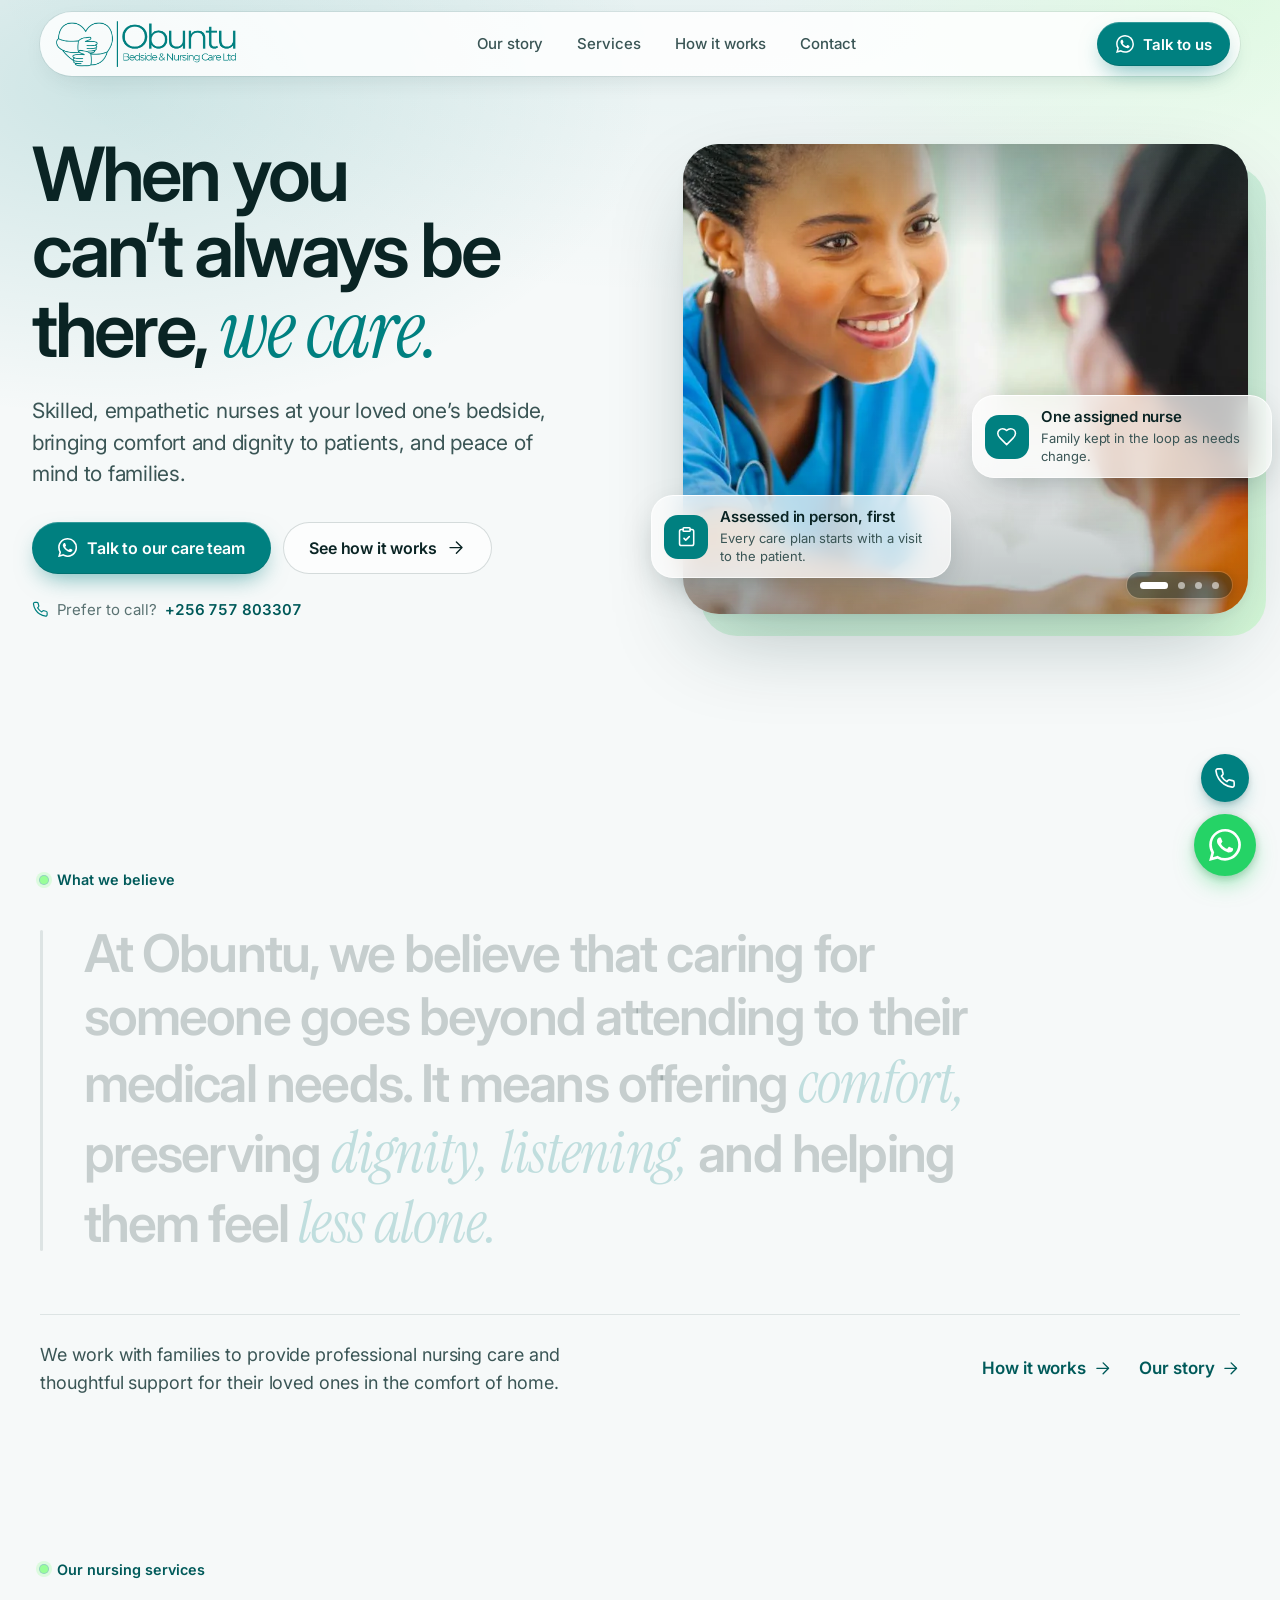
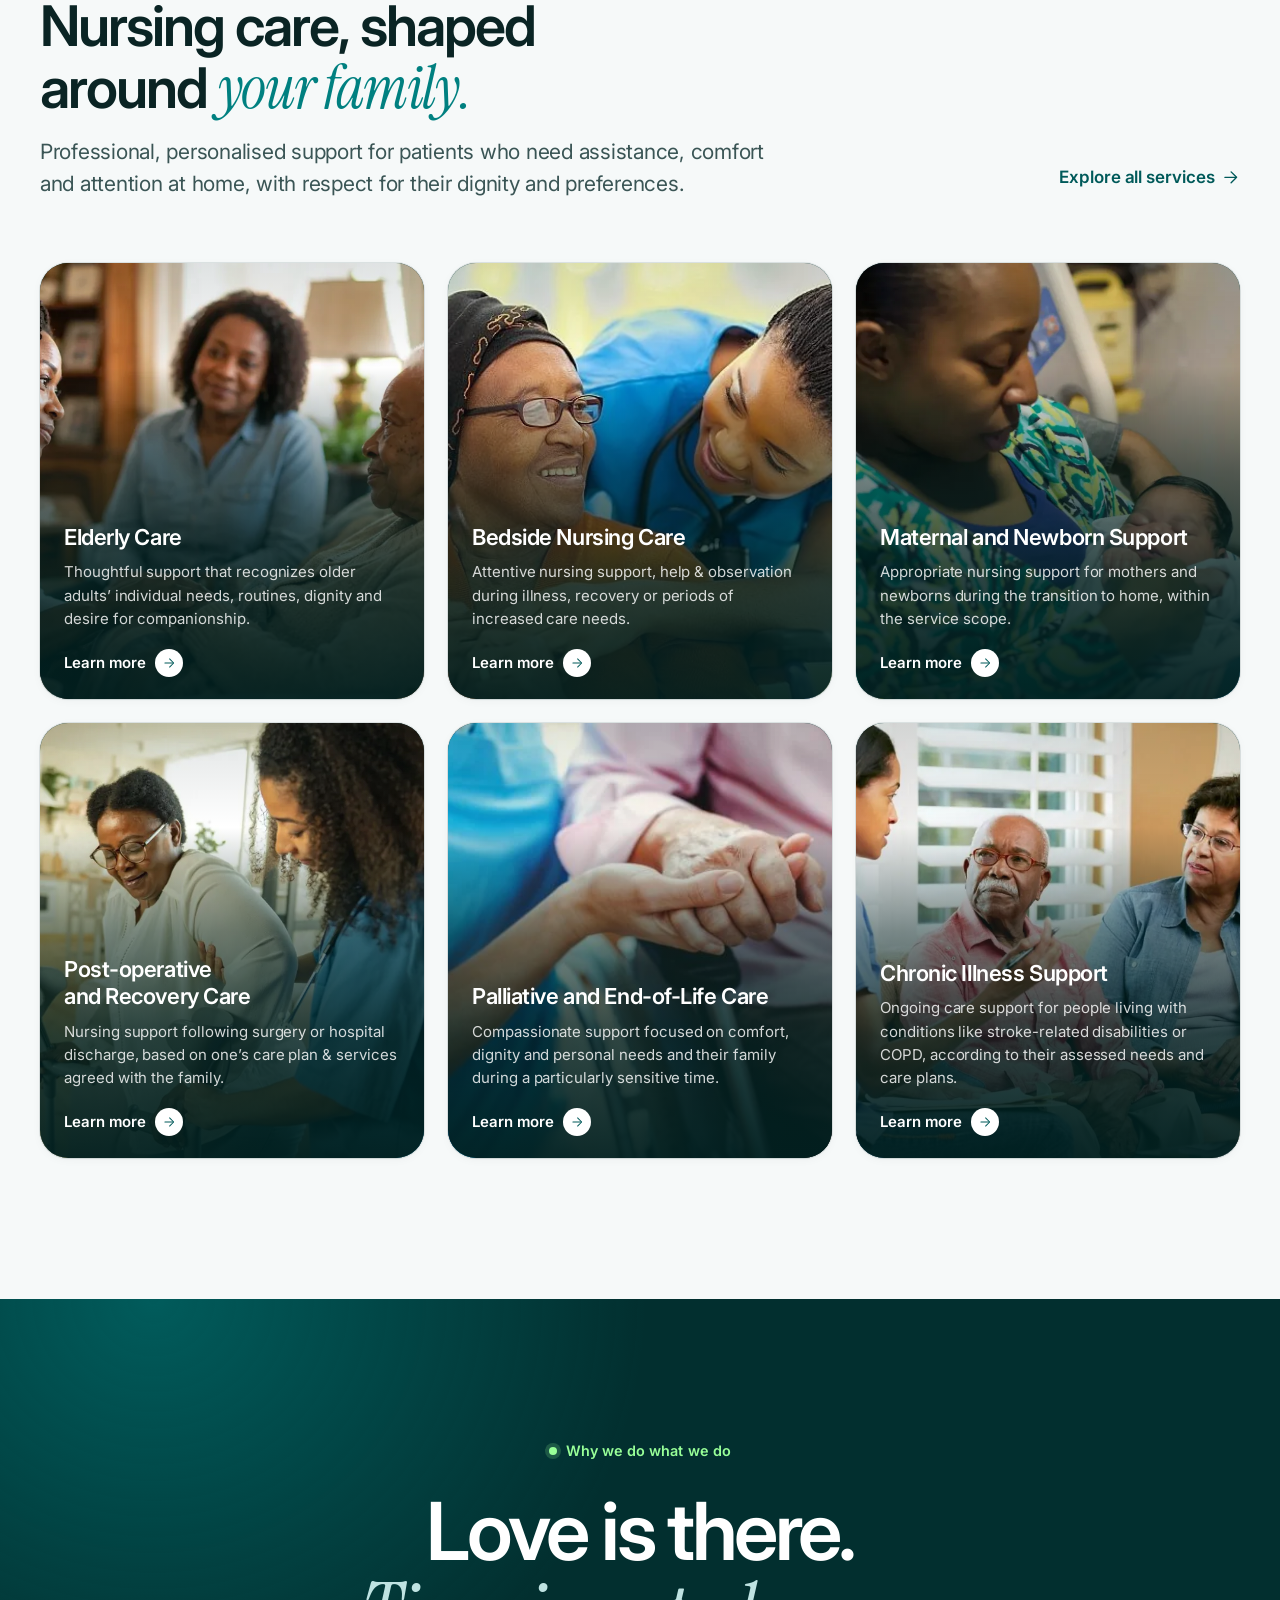
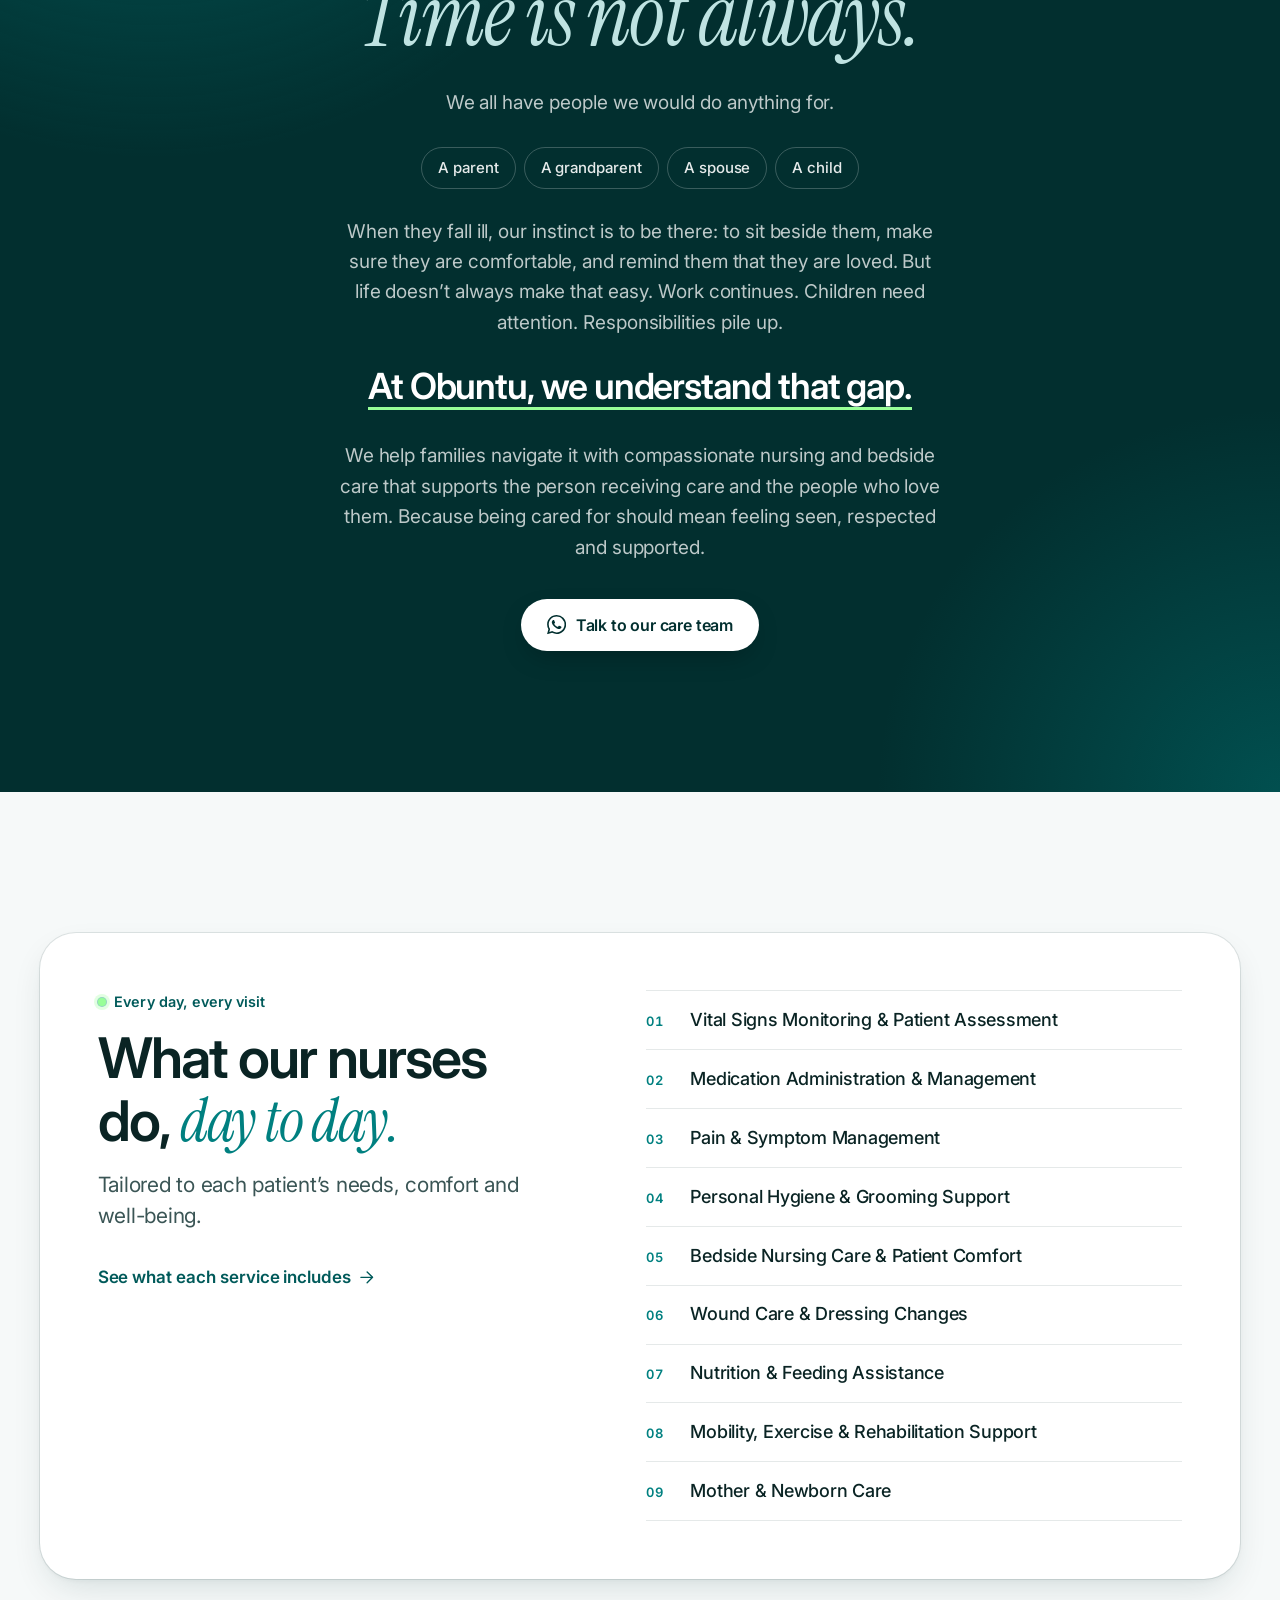
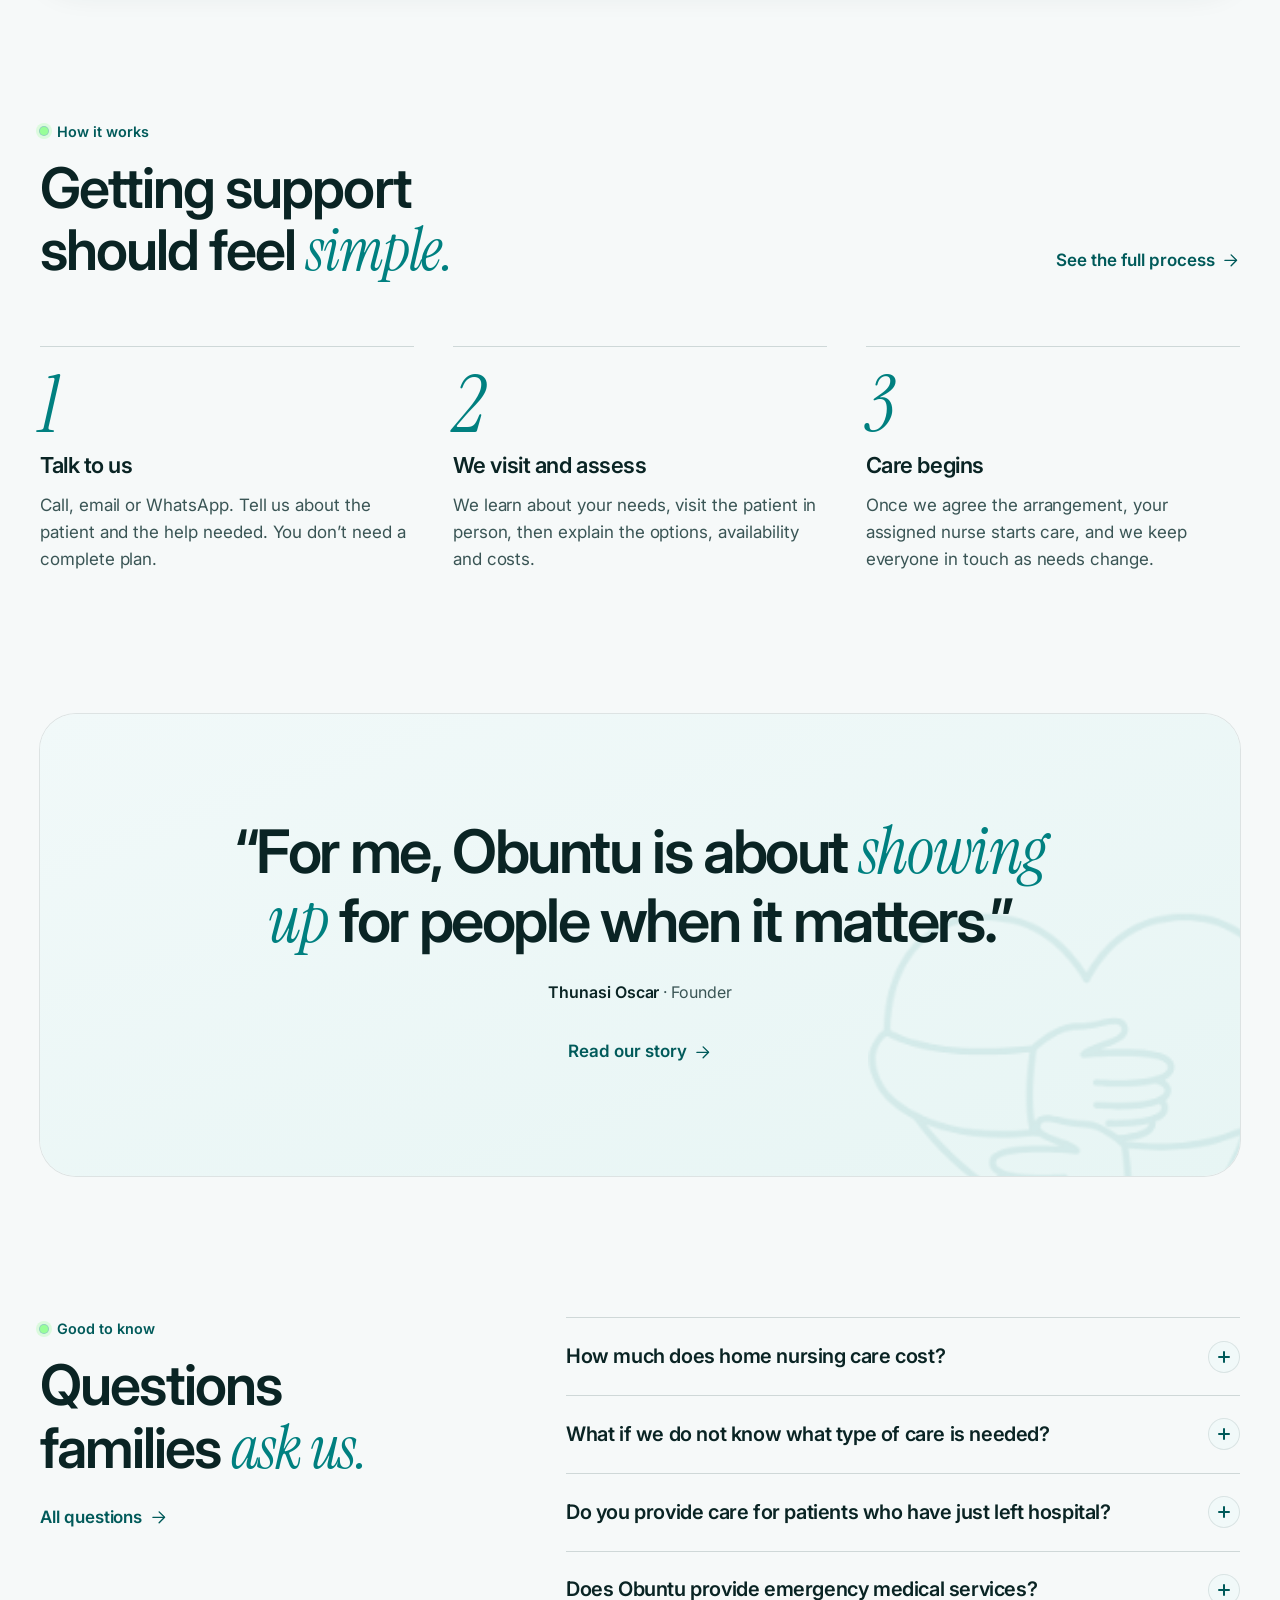
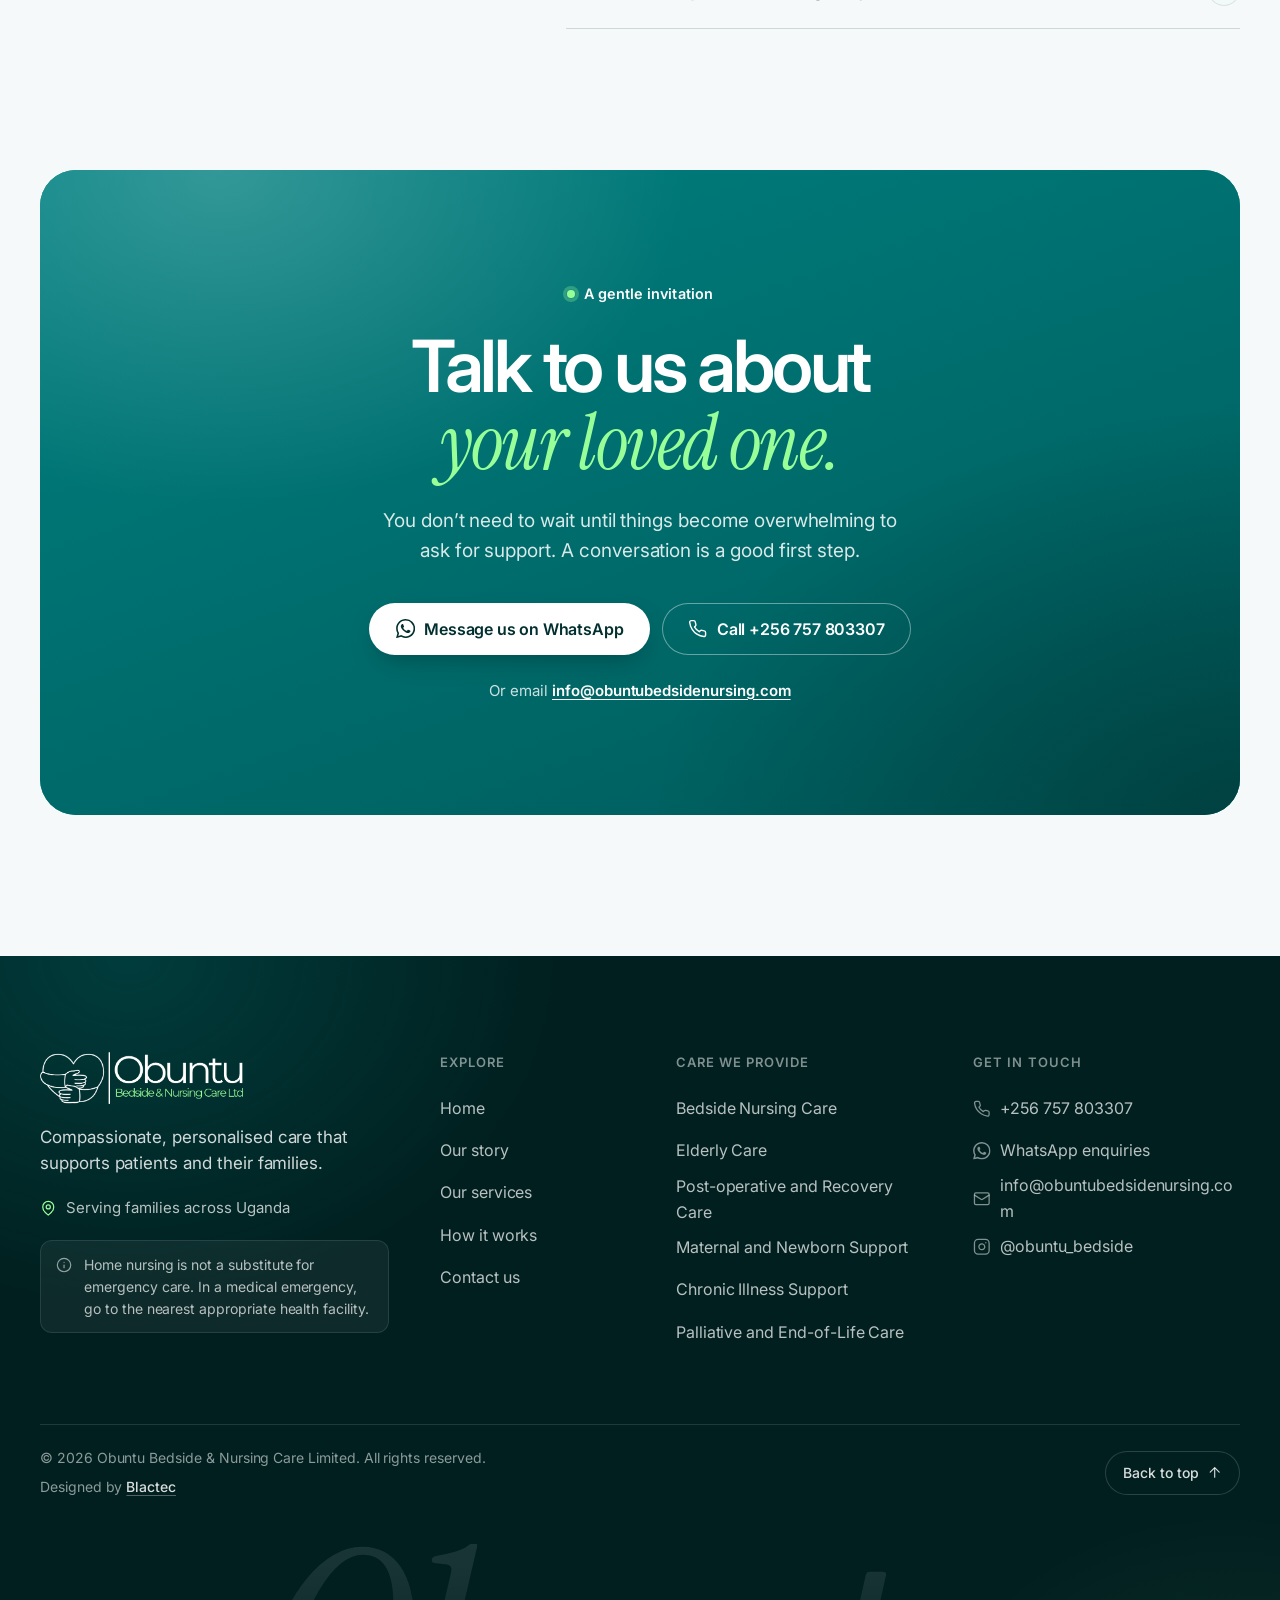
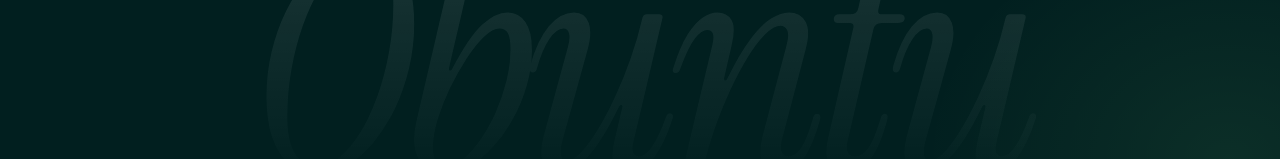
<file: index.html>
<!doctype html>
<html lang="en">
<head>
<meta charset="utf-8">
<meta name="viewport" content="width=device-width, initial-scale=1, viewport-fit=cover">
<title>Obuntu Bedside &amp; Nursing Care | Compassionate Home Nursing in Uganda</title>
<meta name="description" content="Skilled, empathetic nurses providing personalised bedside and home nursing across Uganda: elderly care, post-operative recovery, maternal &amp; newborn support and more. Talk to our care team.">

<link rel="canonical" href="https://balukuu.github.io/Obuntu/">
<meta name="theme-color" content="#f6f9f9">
<meta name="color-scheme" content="light">
<meta property="og:type" content="website">
<meta property="og:site_name" content="Obuntu Bedside &amp; Nursing Care">
<meta property="og:title" content="Obuntu Bedside &amp; Nursing Care | Compassionate Home Nursing in Uganda">
<meta property="og:description" content="Skilled, empathetic nurses providing personalised bedside and home nursing across Uganda: elderly care, post-operative recovery, maternal &amp; newborn support and more. Talk to our care team.">
<meta property="og:url" content="https://balukuu.github.io/Obuntu/">
<meta property="og:image" content="https://balukuu.github.io/Obuntu/assets/img/og-card.jpg">
<meta property="og:image:type" content="image/jpeg">
<meta property="og:image:width" content="1200">
<meta property="og:image:height" content="630">
<meta property="og:image:alt" content="Obuntu Bedside &amp; Nursing Care. When you can’t always be there, we care. A smiling nurse in blue scrubs with an older patient.">
<meta property="og:locale" content="en_GB">
<meta name="twitter:card" content="summary_large_image">
<meta name="twitter:title" content="Obuntu Bedside &amp; Nursing Care | Compassionate Home Nursing in Uganda">
<meta name="twitter:description" content="Skilled, empathetic nurses providing personalised bedside and home nursing across Uganda: elderly care, post-operative recovery, maternal &amp; newborn support and more. Talk to our care team.">
<meta name="twitter:image" content="https://balukuu.github.io/Obuntu/assets/img/og-card.jpg">
<link rel="icon" type="image/png" sizes="32x32" href="./assets/img/favicon-32.png">
<link rel="apple-touch-icon" href="./assets/img/apple-touch-icon.png">
<link rel="preconnect" href="https://fonts.googleapis.com">
<link rel="preconnect" href="https://fonts.gstatic.com" crossorigin>
<link rel="stylesheet" href="https://fonts.googleapis.com/css2?family=Inter:opsz,wght@14..32,400..700&family=Instrument+Serif:ital@0;1&display=swap">
<link rel="preload" as="image" href="./assets/img/hero.webp" fetchpriority="high">
<link rel="stylesheet" href="./assets/css/styles.css">
<script>if("IntersectionObserver" in window)document.documentElement.classList.add("js")
try{var p=location.pathname;if(location.protocol.slice(0,4)==="http"&&p.slice(-11)==="/index.html")history.replaceState(null,"",p.slice(0,-10)+location.search+location.hash)}catch(e){}</script>
<script type="application/ld+json">{"@context": "https://schema.org", "@graph": [{"@type": ["LocalBusiness", "MedicalBusiness"], "@id": "https://balukuu.github.io/Obuntu/#business", "name": "Obuntu Bedside & Nursing Care Limited", "alternateName": "Obuntu Bedside & Nursing Care Uganda", "url": "https://balukuu.github.io/Obuntu/", "logo": "https://balukuu.github.io/Obuntu/assets/img/icon-192.png", "image": "https://balukuu.github.io/Obuntu/assets/img/og.jpg", "slogan": "Compassion in Care.", "description": "Skilled, empathetic nurses providing personalised bedside and home nursing care across Uganda: elderly care, post-operative recovery, maternal and newborn support, chronic illness support and palliative care.", "telephone": "+256757803307", "email": "info@obuntubedsidenursing.com", "address": {"@type": "PostalAddress", "addressCountry": "UG"}, "areaServed": {"@type": "Country", "name": "Uganda"}, "founder": {"@type": "Person", "name": "Thunasi Oscar"}, "sameAs": ["https://www.instagram.com/obuntu_bedside/"], "contactPoint": [{"@type": "ContactPoint", "telephone": "+256757803307", "contactType": "customer service", "areaServed": "UG", "availableLanguage": ["English"]}], "hasOfferCatalog": {"@type": "OfferCatalog", "name": "Home nursing services", "itemListElement": [{"@type": "Offer", "itemOffered": {"@type": "Service", "name": "Bedside Nursing Care", "description": "When a loved one is unwell or needs close attention, a compassionate and dependable nurse makes a meaningful difference. We provide professional bedside nursing for patients who need assistance, observation and personalised support in the comfort of their homes.", "areaServed": "Uganda", "provider": {"@id": "https://balukuu.github.io/Obuntu/#business"}}}, {"@type": "Offer", "itemOffered": {"@type": "Service", "name": "Elderly Care", "description": "Growing older should not mean losing the comfort, dignity and personal attention that make life meaningful. We support older adults who need help with daily activities, personal care and, where required, professional nursing at home.", "areaServed": "Uganda", "provider": {"@id": "https://balukuu.github.io/Obuntu/#business"}}}, {"@type": "Offer", "itemOffered": {"@type": "Service", "name": "Post-operative and Recovery Care", "description": "Returning home after surgery or hospitalisation is an important milestone, but recovery may need continued support and careful observation. We provide post-operative nursing at home to help patients follow their prescribed recovery plans.", "areaServed": "Uganda", "provider": {"@id": "https://balukuu.github.io/Obuntu/#business"}}}, {"@type": "Offer", "itemOffered": {"@type": "Service", "name": "Maternal and Newborn Support", "description": "A new baby brings joy, new responsibilities and a big period of adjustment for the whole family. We provide maternal and newborn nursing support at home, helping families through the postnatal period with greater confidence and peace of mind.", "areaServed": "Uganda", "provider": {"@id": "https://balukuu.github.io/Obuntu/#business"}}}, {"@type": "Offer", "itemOffered": {"@type": "Service", "name": "Chronic Illness Support", "description": "Living with a chronic illness can affect mobility, independence and daily routines. We provide personalised home nursing for people managing long-term health conditions, helping them receive appropriate care in familiar surroundings.", "areaServed": "Uganda", "provider": {"@id": "https://balukuu.github.io/Obuntu/#business"}}}, {"@type": "Offer", "itemOffered": {"@type": "Service", "name": "Palliative and End-of-Life Care", "description": "When someone is living with a serious or life-limiting illness, care becomes about more than treatment. Comfort, dignity and meaningful moments matter most. We provide compassionate palliative and end-of-life nursing, shaped around the individual’s needs and agreed care plan.", "areaServed": "Uganda", "provider": {"@id": "https://balukuu.github.io/Obuntu/#business"}}}]}}, {"@type": "WebSite", "@id": "https://balukuu.github.io/Obuntu/#website", "url": "https://balukuu.github.io/Obuntu/", "name": "Obuntu Bedside & Nursing Care", "publisher": {"@id": "https://balukuu.github.io/Obuntu/#business"}}]}</script>
</head>
<body id="top">
<svg xmlns="http://www.w3.org/2000/svg" style="position:absolute;width:0;height:0;overflow:hidden" aria-hidden="true" focusable="false"><symbol id="i-arrow" viewBox="0 0 24 24"><path d="M5 12h14"/><path d="m13 5 7 7-7 7"/></symbol><symbol id="i-check" viewBox="0 0 24 24"><path d="M20 6 9 17l-5-5"/></symbol><symbol id="i-phone" viewBox="0 0 24 24"><path d="M22 16.92v3a2 2 0 0 1-2.18 2 19.79 19.79 0 0 1-8.63-3.07 19.5 19.5 0 0 1-6-6 19.79 19.79 0 0 1-3.07-8.67A2 2 0 0 1 4.11 2h3a2 2 0 0 1 2 1.72 12.84 12.84 0 0 0 .7 2.81 2 2 0 0 1-.45 2.11L8.09 9.91a16 16 0 0 0 6 6l1.27-1.27a2 2 0 0 1 2.11-.45 12.84 12.84 0 0 0 2.81.7A2 2 0 0 1 22 16.92z"/></symbol><symbol id="i-mail" viewBox="0 0 24 24"><rect width="20" height="16" x="2" y="4" rx="2"/><path d="m22 7-8.97 5.7a1.94 1.94 0 0 1-2.06 0L2 7"/></symbol><symbol id="i-instagram" viewBox="0 0 24 24"><rect width="20" height="20" x="2" y="2" rx="5" ry="5"/><path d="M16 11.37A4 4 0 1 1 12.63 8 4 4 0 0 1 16 11.37z"/><path d="M17.5 6.5h.01"/></symbol><symbol id="i-shield" viewBox="0 0 24 24"><path d="M20 13c0 5-3.5 7.5-7.66 8.95a1 1 0 0 1-.67-.01C7.5 20.5 4 18 4 13V6a1 1 0 0 1 1-1c2 0 4.5-1.2 6.24-2.72a1.17 1.17 0 0 1 1.52 0C14.51 3.81 17 5 19 5a1 1 0 0 1 1 1z"/><path d="m9 12 2 2 4-4"/></symbol><symbol id="i-clipboard" viewBox="0 0 24 24"><rect width="8" height="4" x="8" y="2" rx="1" ry="1"/><path d="M16 4h2a2 2 0 0 1 2 2v14a2 2 0 0 1-2 2H6a2 2 0 0 1-2-2V6a2 2 0 0 1 2-2h2"/><path d="m9 14 2 2 4-4"/></symbol><symbol id="i-users" viewBox="0 0 24 24"><path d="M16 21v-2a4 4 0 0 0-4-4H6a4 4 0 0 0-4 4v2"/><circle cx="9" cy="7" r="4"/><path d="M22 21v-2a4 4 0 0 0-3-3.87"/><path d="M16 3.13a4 4 0 0 1 0 7.75"/></symbol><symbol id="i-heart" viewBox="0 0 24 24"><path d="M19 14c1.49-1.46 3-3.21 3-5.5A5.5 5.5 0 0 0 16.5 3c-1.76 0-3 .5-4.5 2-1.5-1.5-2.74-2-4.5-2A5.5 5.5 0 0 0 2 8.5c0 2.3 1.5 4.05 3 5.5l7 7Z"/></symbol><symbol id="i-pin" viewBox="0 0 24 24"><path d="M20 10c0 6-8 12-8 12s-8-6-8-12a8 8 0 0 1 16 0Z"/><circle cx="12" cy="10" r="3"/></symbol><symbol id="i-whatsapp" viewBox="0 0 24 24"><path d="M17.472 14.382c-.297-.149-1.758-.867-2.03-.967-.273-.099-.471-.148-.67.15-.197.297-.767.966-.94 1.164-.173.199-.347.223-.644.075-.3-.15-1.263-.465-2.403-1.485-.888-.795-1.484-1.77-1.66-2.07-.174-.3-.019-.465.13-.615.136-.135.301-.345.451-.52.15-.18.2-.3.3-.5.1-.2.05-.375-.025-.525-.075-.149-.67-1.62-.916-2.215-.242-.58-.487-.5-.67-.51-.172-.01-.37-.01-.57-.01-.2 0-.52.074-.792.372-.272.297-1.04 1.016-1.04 2.479 0 1.462 1.065 2.875 1.213 3.074.149.198 2.095 3.2 5.076 4.487.709.306 1.262.489 1.694.625.712.227 1.36.195 1.871.118.571-.085 1.758-.719 2.006-1.413.248-.694.248-1.289.173-1.413-.074-.124-.272-.198-.57-.347m-5.421 7.403h-.004a9.87 9.87 0 01-5.031-1.378l-.361-.214-3.741.982.998-3.648-.235-.374a9.86 9.86 0 01-1.51-5.26c.001-5.45 4.436-9.884 9.888-9.884 2.64 0 5.122 1.03 6.988 2.898a9.825 9.825 0 012.893 6.994c-.003 5.45-4.437 9.884-9.885 9.884m8.413-18.297A11.815 11.815 0 0012.05 0C5.495 0 .16 5.335.157 11.892c0 2.096.547 4.142 1.588 5.945L.057 24l6.305-1.654a11.882 11.882 0 005.683 1.448h.005c6.554 0 11.89-5.335 11.893-11.893a11.821 11.821 0 00-3.48-8.413z"/></symbol><symbol id="i-info" viewBox="0 0 24 24"><circle cx="12" cy="12" r="10"/><path d="M12 16v-4"/><path d="M12 8h.01"/></symbol><symbol id="i-play" viewBox="0 0 24 24"><path d="M7.5 4.9v14.2a1 1 0 0 0 1.52.85l11.4-7.1a1 1 0 0 0 0-1.7L9.02 4.05A1 1 0 0 0 7.5 4.9Z"/></symbol></svg>
<a class="skip" href="#main">Skip to content</a>
<header class="nav" data-nav>
  <div class="nav-pill">
    <a class="brand" href="./" aria-label="Obuntu Bedside &amp; Nursing Care, home">
      <img class="brand-logo" src="./assets/img/logo-teal.webp" alt="" width="660" height="169">
    </a>
    <nav class="nav-links" aria-label="Primary"><a href="./about-us/">Our story</a><a href="./our-services/">Services</a><a href="./how-it-works/">How it works</a><a href="./contact-us/">Contact</a></nav>
    <div class="nav-actions">
      <a class="btn btn-primary btn-sm nav-cta" href="https://wa.me/256757803307?text=Hello%20Obuntu%20Bedside%20Services" target="_blank" rel="noopener"><svg class="ic ic-fill" aria-hidden="true"><use href="#i-whatsapp"/></svg> Talk to us</a>
      <button class="burger" type="button" aria-expanded="false" aria-controls="menu" aria-label="Open menu"><span></span><span></span></button>
    </div>
  </div>
</header>
<div class="menu" id="menu" inert>
  <nav class="menu-links" aria-label="Mobile"><a href="./about-us/" style="--i:0">Our story<svg class="ic " aria-hidden="true"><use href="#i-arrow"/></svg></a><a href="./our-services/" style="--i:1">Services<svg class="ic " aria-hidden="true"><use href="#i-arrow"/></svg></a><a href="./how-it-works/" style="--i:2">How it works<svg class="ic " aria-hidden="true"><use href="#i-arrow"/></svg></a><a href="./contact-us/" style="--i:3">Contact<svg class="ic " aria-hidden="true"><use href="#i-arrow"/></svg></a></nav>
  <div class="menu-foot">
    <a class="btn btn-primary" href="https://wa.me/256757803307?text=Hello%20Obuntu%20Bedside%20Services" target="_blank" rel="noopener"><svg class="ic ic-fill" aria-hidden="true"><use href="#i-whatsapp"/></svg> Talk to our care team</a>
    <a class="btn btn-ghost" href="tel:+256757803307"><svg class="ic " aria-hidden="true"><use href="#i-phone"/></svg> Call +256 757 803307</a>
  </div>
</div>
<main id="main">

<!-- HERO -->
<section class="hero">
  <div class="container-wide hero-grid">
    <div class="hero-copy">
      <h1 class="display hero-title">When you can’t always be there, <em class="serif accent">we care.</em></h1>
      <p class="lede">Skilled, empathetic nurses at your loved one’s bedside, bringing comfort and dignity to patients, and peace of mind to families.</p>
      <div class="cta-row">
        <a class="btn btn-primary" href="https://wa.me/256757803307?text=Hello%20Obuntu%20Bedside%20Services" target="_blank" rel="noopener"><svg class="ic ic-fill" aria-hidden="true"><use href="#i-whatsapp"/></svg> Talk to our care team</a>
        <a class="btn btn-ghost" href="./how-it-works/">See how it works <svg class="ic arrow" aria-hidden="true"><use href="#i-arrow"/></svg></a>
      </div>
      <p class="hero-note"><svg class="ic " aria-hidden="true"><use href="#i-phone"/></svg> Prefer to call? <a href="tel:+256757803307">+256 757 803307</a></p>
    </div>
    <figure class="hero-media">
      <div class="hero-card">
        <div class="hero-slides">
        <img class="slide is-active" src="./assets/img/hero.webp" width="1356" height="668" alt="A smiling nurse in blue scrubs comforting an older patient" style="--pos:68% 40%;--pos-m:72% 40%" fetchpriority="high" decoding="async">
        <img class="slide" src="./assets/img/elderly-care.webp" width="1024" height="682" alt="A nurse holding an older woman’s hands at home while a family member looks on" style="--pos:48% 40%;--pos-m:58% 40%" aria-hidden="true" loading="lazy" fetchpriority="low" decoding="async">
        <img class="slide" src="./assets/img/recovery.webp" width="1100" height="734" alt="A nurse helping a woman on crutches walk safely at home" style="--pos:50% 40%;--pos-m:50% 40%" aria-hidden="true" loading="lazy" fetchpriority="low" decoding="async">
        <img class="slide" src="./assets/img/consult.webp" width="1024" height="683" alt="A nurse explaining a care plan to an older couple on their sofa" style="--pos:50% 35%;--pos-m:50% 35%" aria-hidden="true" loading="lazy" fetchpriority="low" decoding="async">
        </div>
        <div class="hero-dots" role="group" aria-label="Hero photos"><button type="button" class="hero-dot is-active" aria-label="Show photo 1 of 4" aria-current="true"><span class="hero-bar"></span></button><button type="button" class="hero-dot" aria-label="Show photo 2 of 4"><span class="hero-bar"></span></button><button type="button" class="hero-dot" aria-label="Show photo 3 of 4"><span class="hero-bar"></span></button><button type="button" class="hero-dot" aria-label="Show photo 4 of 4"><span class="hero-bar"></span></button></div>
      </div>
      <div class="chip glass chip-a" data-chip>
        <span class="chip-ic"><svg class="ic " aria-hidden="true"><use href="#i-clipboard"/></svg></span>
        <div><strong>Assessed in person, first</strong><span>Every care plan starts with a visit to the patient.</span></div>
      </div>
      <div class="chip glass chip-b" data-chip>
        <span class="chip-ic"><svg class="ic " aria-hidden="true"><use href="#i-heart"/></svg></span>
        <div><strong>One assigned nurse</strong><span>Family kept in the loop as needs change.</span></div>
      </div>
    </figure>
  </div>
</section>

<!-- STATEMENT -->
<section class="statement">
  <div class="container">
    <span class="eyebrow" data-reveal><span class="dot"></span>What we believe</span>
    <div class="statement-body">
      <p class="statement-text" data-statement>At Obuntu, we believe that caring for someone goes beyond attending to their medical needs. It means offering <em class="serif">comfort,</em> preserving <em class="serif">dignity,</em> <em class="serif">listening,</em> and helping them feel <em class="serif">less alone.</em></p>
    </div>
    <div class="statement-foot" data-reveal>
      <p class="statement-sub">We work with families to provide professional nursing care and thoughtful support for their loved ones in the comfort of home.</p>
      <div class="statement-links">
        <a class="link-arrow" href="./how-it-works/">How it works <svg class="ic " aria-hidden="true"><use href="#i-arrow"/></svg></a>
        <a class="link-arrow" href="./about-us/">Our story <svg class="ic " aria-hidden="true"><use href="#i-arrow"/></svg></a>
      </div>
    </div>
  </div>
</section>

<!-- SERVICES -->
<section class="section section-tight" id="services">
  <div class="container">
    <div class="split-head">
      <div class="section-head" data-reveal>
        <span class="eyebrow"><span class="dot"></span>Our nursing services</span>
        <h2>Nursing care, shaped around <em class="serif accent">your family.</em></h2>
        <p class="lede">Professional, personalised support for patients who need assistance, comfort and attention at home, with respect for their dignity and preferences.</p>
      </div>
      <a class="link-arrow" href="./our-services/" data-reveal>Explore all services <svg class="ic " aria-hidden="true"><use href="#i-arrow"/></svg></a>
    </div>
    <div class="cards" data-stagger>
      <a class="svc" href="./our-services/#elderly-care" data-reveal>
        <div class="svc-img"><img src="./assets/img/elderly-care.webp" width="1024" height="682" alt="A nurse holding an older woman’s hands at home while a family member looks on" loading="lazy" decoding="async"></div>
        <div class="svc-body"><h3>Elderly Care</h3><p>Thoughtful support that recognizes older adults’ individual needs, routines, dignity and desire for companionship.</p><span class="svc-more">Learn more <svg class="ic " aria-hidden="true"><use href="#i-arrow"/></svg></span></div>
      </a><a class="svc" href="./our-services/#bedside-nursing-care" data-reveal>
        <div class="svc-img"><img src="./assets/img/bedside.webp" width="500" height="420" alt="A nurse smiling as she embraces an older woman in a wheelchair" loading="lazy" decoding="async"></div>
        <div class="svc-body"><h3>Bedside Nursing Care</h3><p>Attentive nursing support, help & observation during illness, recovery or periods of increased care needs.</p><span class="svc-more">Learn more <svg class="ic " aria-hidden="true"><use href="#i-arrow"/></svg></span></div>
      </a><a class="svc" href="./our-services/#maternal-newborn-support" data-reveal>
        <div class="svc-img"><img src="./assets/img/maternal.webp" width="1100" height="734" alt="A new mother looking down at her sleeping newborn" loading="lazy" decoding="async"></div>
        <div class="svc-body"><h3>Maternal and Newborn Support</h3><p>Appropriate nursing support for mothers and newborns during the transition to home, within the service scope.</p><span class="svc-more">Learn more <svg class="ic " aria-hidden="true"><use href="#i-arrow"/></svg></span></div>
      </a><a class="svc" href="./our-services/#post-operative-recovery-care" data-reveal>
        <div class="svc-img"><img src="./assets/img/recovery.webp" width="1100" height="734" alt="A nurse helping a woman on crutches walk safely at home" loading="lazy" decoding="async"></div>
        <div class="svc-body"><h3>Post-operative and Recovery Care</h3><p>Nursing support following surgery or hospital discharge, based on one’s care plan & services agreed with the family.</p><span class="svc-more">Learn more <svg class="ic " aria-hidden="true"><use href="#i-arrow"/></svg></span></div>
      </a><a class="svc" href="./our-services/#palliative-end-of-life-care" data-reveal>
        <div class="svc-img"><img src="./assets/img/palliative.webp" width="600" height="400" alt="A nurse gently holding an elderly patient’s hand" loading="lazy" decoding="async"></div>
        <div class="svc-body"><h3>Palliative and End-of-Life Care</h3><p>Compassionate support focused on comfort, dignity and personal needs and their family during a particularly sensitive time.</p><span class="svc-more">Learn more <svg class="ic " aria-hidden="true"><use href="#i-arrow"/></svg></span></div>
      </a><a class="svc" href="./our-services/#chronic-illness-support" data-reveal>
        <div class="svc-img"><img src="./assets/img/consult.webp" width="1024" height="683" alt="A nurse explaining a care plan to an older couple on their sofa" loading="lazy" decoding="async"></div>
        <div class="svc-body"><h3>Chronic Illness Support</h3><p>Ongoing care support for people living with conditions like stroke-related disabilities or COPD, according to their assessed needs and care plans.</p><span class="svc-more">Learn more <svg class="ic " aria-hidden="true"><use href="#i-arrow"/></svg></span></div>
      </a>
    </div>
  </div>
</section>

<!-- LOVE IS THERE -->
<section class="love on-dark section">
  <div class="container">
    <div class="love-inner" data-stagger>
      <span class="eyebrow" data-reveal><span class="dot"></span>Why we do what we do</span>
      <h2 data-reveal>Love is there. <em class="serif">Time is not always.</em></h2>
      <p data-reveal>We all have people we would do anything for.</p>
      <ul class="people" data-reveal><li>A parent</li><li>A grandparent</li><li>A spouse</li><li>A child</li></ul>
      <p data-reveal>When they fall ill, our instinct is to be there: to sit beside them, make sure they are comfortable, and remind them that they are loved. But life doesn’t always make that easy. Work continues. Children need attention. Responsibilities pile up.</p>
      <p class="gap" data-reveal>At Obuntu, we understand that gap.</p>
      <p data-reveal>We help families navigate it with compassionate nursing and bedside care that supports the person receiving care and the people who love them. Because being cared for should mean feeling seen, respected and supported.</p>
      <a class="btn btn-light" data-reveal href="https://wa.me/256757803307?text=Hello%20Obuntu%20Bedside%20Services" target="_blank" rel="noopener"><svg class="ic ic-fill" aria-hidden="true"><use href="#i-whatsapp"/></svg> Talk to our care team</a>
    </div>
  </div>
</section>

<!-- A DAY WITH YOUR NURSE -->
<section class="section">
  <div class="container">
    <div class="visit-card" data-reveal>
      <div class="visit-media">
        <div class="section-head">
          <span class="eyebrow"><span class="dot"></span>Every day, every visit</span>
          <h2>What our nurses do, <em class="serif accent">day to day.</em></h2>
          <p class="lede">Tailored to each patient’s needs, comfort and well-being.</p>
        </div>
        <a class="link-arrow" href="./our-services/">See what each service includes <svg class="ic " aria-hidden="true"><use href="#i-arrow"/></svg></a>
      </div>
      <ol class="tasks"><li>Vital Signs Monitoring & Patient Assessment</li><li>Medication Administration & Management</li><li>Pain & Symptom Management</li><li>Personal Hygiene & Grooming Support</li><li>Bedside Nursing Care & Patient Comfort</li><li>Wound Care & Dressing Changes</li><li>Nutrition & Feeding Assistance</li><li>Mobility, Exercise & Rehabilitation Support</li><li>Mother & Newborn Care</li></ol>
    </div>
  </div>
</section>

<!-- HOW IT WORKS (teaser) -->
<section class="section section-flush">
  <div class="container">
    <div class="split-head">
      <div class="section-head" data-reveal>
        <span class="eyebrow"><span class="dot"></span>How it works</span>
        <h2>Getting support should feel <em class="serif accent">simple.</em></h2>
      </div>
      <a class="link-arrow" href="./how-it-works/" data-reveal>See the full process <svg class="ic " aria-hidden="true"><use href="#i-arrow"/></svg></a>
    </div>
    <div class="steps3" data-stagger>
      <div class="step3" data-reveal><span class="num">1</span><h3>Talk to us</h3><p>Call, email or WhatsApp. Tell us about the patient and the help needed. You don’t need a complete plan.</p></div>
      <div class="step3" data-reveal><span class="num">2</span><h3>We visit and assess</h3><p>We learn about your needs, visit the patient in person, then explain the options, availability and costs.</p></div>
      <div class="step3" data-reveal><span class="num">3</span><h3>Care begins</h3><p>Once we agree the arrangement, your assigned nurse starts care, and we keep everyone in touch as needs change.</p></div>
    </div>
  </div>
</section>

<!-- FOUNDER QUOTE -->
<section class="section section-flush">
  <div class="container">
    <figure class="quote-band" data-reveal>
      <img class="mark" src="./assets/img/logo-mark-teal.png" alt="" width="209" height="164" loading="lazy">
      <blockquote class="quote">“For me, Obuntu is about <em class="serif">showing up</em> for people when it matters.”</blockquote>
      <figcaption class="cite"><span><b>Thunasi Oscar</b> · Founder</span></figcaption>
      <a class="link-arrow" href="./about-us/">Read our story <svg class="ic " aria-hidden="true"><use href="#i-arrow"/></svg></a>
    </figure>
  </div>
</section>

<!-- FAQ -->
<section class="section section-flush">
  <div class="container faq-layout">
    <div class="section-head faq-aside" data-reveal>
      <span class="eyebrow"><span class="dot"></span>Good to know</span>
      <h2>Questions families <em class="serif accent">ask us.</em></h2>
      <a class="link-arrow" href="./how-it-works/#faq">All questions <svg class="ic " aria-hidden="true"><use href="#i-arrow"/></svg></a>
    </div>
    <div data-reveal><div class="faq"><div class="faq-item"><h3><button class="faq-q" type="button" id="hq0" aria-expanded="false" aria-controls="ha0"><span>How much does home nursing care cost?</span><span class="faq-icon" aria-hidden="true"></span></button></h3><div class="faq-a" id="ha0" role="region" aria-labelledby="hq0"><div><p>The cost may depend on the service, level of nursing support, duration, schedule and location. <a href="./contact-us/">Contact us</a> for a quotation based on the arrangement you need.</p></div></div></div><div class="faq-item"><h3><button class="faq-q" type="button" id="hq1" aria-expanded="false" aria-controls="ha1"><span>What if we do not know what type of care is needed?</span><span class="faq-icon" aria-hidden="true"></span></button></h3><div class="faq-a" id="ha1" role="region" aria-labelledby="hq1"><div><p>You do not need to arrive with a complete care plan. Start by explaining your concerns and the support you think would help. We can discuss whether your needs fit our services and what the next step should be.</p></div></div></div><div class="faq-item"><h3><button class="faq-q" type="button" id="hq2" aria-expanded="false" aria-controls="ha2"><span>Do you provide care for patients who have just left hospital?</span><span class="faq-icon" aria-hidden="true"></span></button></h3><div class="faq-a" id="ha2" role="region" aria-labelledby="hq2"><div><p>We can discuss post-operative and recovery support. The suitability of the arrangement depends on the discharge plan, the nursing needs and the services Obuntu can provide.</p></div></div></div><div class="faq-item"><h3><button class="faq-q" type="button" id="hq3" aria-expanded="false" aria-controls="ha3"><span>Does Obuntu provide emergency medical services?</span><span class="faq-icon" aria-hidden="true"></span></button></h3><div class="faq-a" id="ha3" role="region" aria-labelledby="hq3"><div><p>Home nursing arrangements should not be treated as a substitute for emergency care. If someone is experiencing a medical emergency, seek immediate assistance from the nearest appropriate emergency or health facility.</p></div></div></div></div></div>
  </div>
</section>

<section class="final-wrap">
  <div class="container">
    <div class="final on-dark" data-reveal>
      <div class="final-inner">
        <span class="eyebrow"><span class="dot"></span>A gentle invitation</span>
        <h2>Talk to us about <em class="serif">your loved one.</em></h2>
        <p>You don’t need to wait until things become overwhelming to ask for support. A conversation is a good first step.</p>
        <div class="cta-row">
          <a class="btn btn-light" href="https://wa.me/256757803307?text=Hello%20Obuntu%20Bedside%20Services" target="_blank" rel="noopener"><svg class="ic ic-fill" aria-hidden="true"><use href="#i-whatsapp"/></svg> Message us on WhatsApp</a>
          <a class="btn btn-outline-light" href="tel:+256757803307"><svg class="ic " aria-hidden="true"><use href="#i-phone"/></svg> Call +256 757 803307</a>
        </div>
        <p class="alt">Or email <a href="mailto:info@obuntubedsidenursing.com">info@obuntubedsidenursing.com</a></p>
      </div>
    </div>
  </div>
</section>

</main>
<footer class="footer on-dark">
  <div class="container">
    <div class="footer-grid">
      <div class="footer-about">
        <a class="brand" href="./" aria-label="Obuntu Bedside &amp; Nursing Care, home">
          <img class="brand-logo" src="./assets/img/logo-white.webp" alt="" width="660" height="169">
        </a>
        <p class="footer-tag">Compassionate, personalised care that supports patients and their families.</p>
        <p class="footer-where"><svg class="ic " aria-hidden="true"><use href="#i-pin"/></svg> Serving families across Uganda</p>
        <div class="footer-alert" role="note">
          <svg class="ic " aria-hidden="true"><use href="#i-info"/></svg>
          <p>Home nursing is not a substitute for emergency care. In a medical emergency, go to the nearest appropriate health facility.</p>
        </div>
      </div>
      <nav aria-label="Explore">
        <h4>Explore</h4>
        <ul>
          <li><a href="./">Home</a></li>
          <li><a href="./about-us/">Our story</a></li>
          <li><a href="./our-services/">Our services</a></li>
          <li><a href="./how-it-works/">How it works</a></li>
          <li><a href="./contact-us/">Contact us</a></li>
        </ul>
      </nav>
      <div>
        <h4>Care we provide</h4>
        <ul><li><a href="./our-services/#bedside-nursing-care">Bedside Nursing Care</a></li><li><a href="./our-services/#elderly-care">Elderly Care</a></li><li><a href="./our-services/#post-operative-recovery-care">Post-operative and Recovery Care</a></li><li><a href="./our-services/#maternal-newborn-support">Maternal and Newborn Support</a></li><li><a href="./our-services/#chronic-illness-support">Chronic Illness Support</a></li><li><a href="./our-services/#palliative-end-of-life-care">Palliative and End-of-Life Care</a></li></ul>
      </div>
      <div>
        <h4>Get in touch</h4>
        <ul>
          <li><a href="tel:+256757803307"><svg class="ic " aria-hidden="true"><use href="#i-phone"/></svg> +256 757 803307</a></li>
          <li><a href="https://wa.me/256757803307?text=Hello%20Obuntu%20Bedside%20Services" target="_blank" rel="noopener"><svg class="ic ic-fill" aria-hidden="true"><use href="#i-whatsapp"/></svg> WhatsApp enquiries</a></li>
          <li><a href="mailto:info@obuntubedsidenursing.com"><svg class="ic " aria-hidden="true"><use href="#i-mail"/></svg> info@obuntubedsidenursing.com</a></li>
          <li><a href="https://www.instagram.com/obuntu_bedside/" target="_blank" rel="noopener"><svg class="ic " aria-hidden="true"><use href="#i-instagram"/></svg> @obuntu_bedside</a></li>
        </ul>
      </div>
    </div>
    <div class="footer-bottom">
      <div class="legal">
        <span>© 2026 Obuntu Bedside &amp; Nursing Care Limited. All rights reserved.</span>
        <span class="credit">Designed by <a href="https://blactec.ug" target="_blank" rel="noopener">Blactec</a></span>
      </div>
      <a class="to-top" href="#top">Back to top <svg class="ic " aria-hidden="true"><use href="#i-arrow"/></svg></a>
    </div>
  </div>
  <span class="footer-mark" aria-hidden="true">Obuntu</span>
</footer>
<div class="fab" data-fab>
  <a class="fab-call" href="tel:+256757803307" aria-label="Call Obuntu on +256 757 803307"><svg class="ic " aria-hidden="true"><use href="#i-phone"/></svg></a>
  <a class="fab-wa" href="https://wa.me/256757803307?text=Hello%20Obuntu%20Bedside%20Services" target="_blank" rel="noopener" aria-label="Chat with Obuntu on WhatsApp" title="Chat on WhatsApp"><svg class="ic ic-fill" aria-hidden="true"><use href="#i-whatsapp"/></svg></a>
</div>
<script src="./assets/js/main.js" defer></script>
</body>
</html>
</file>
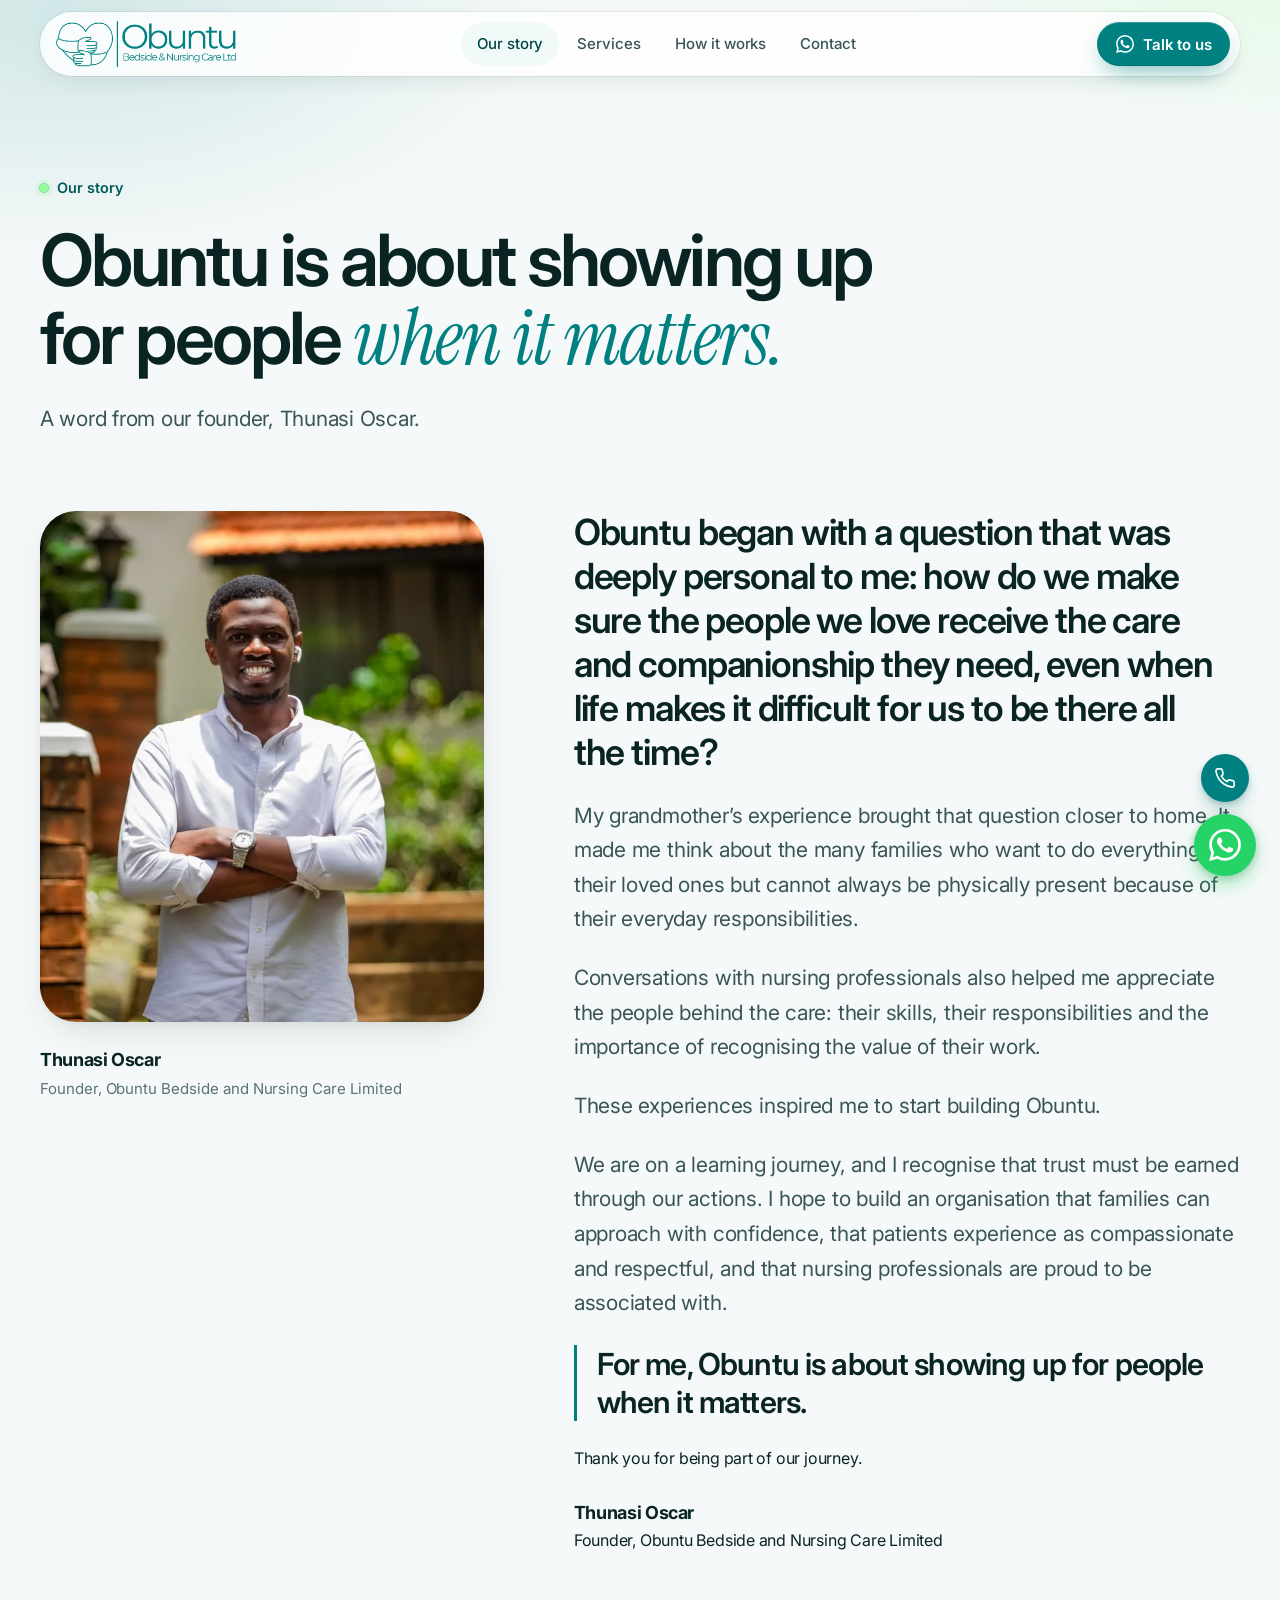
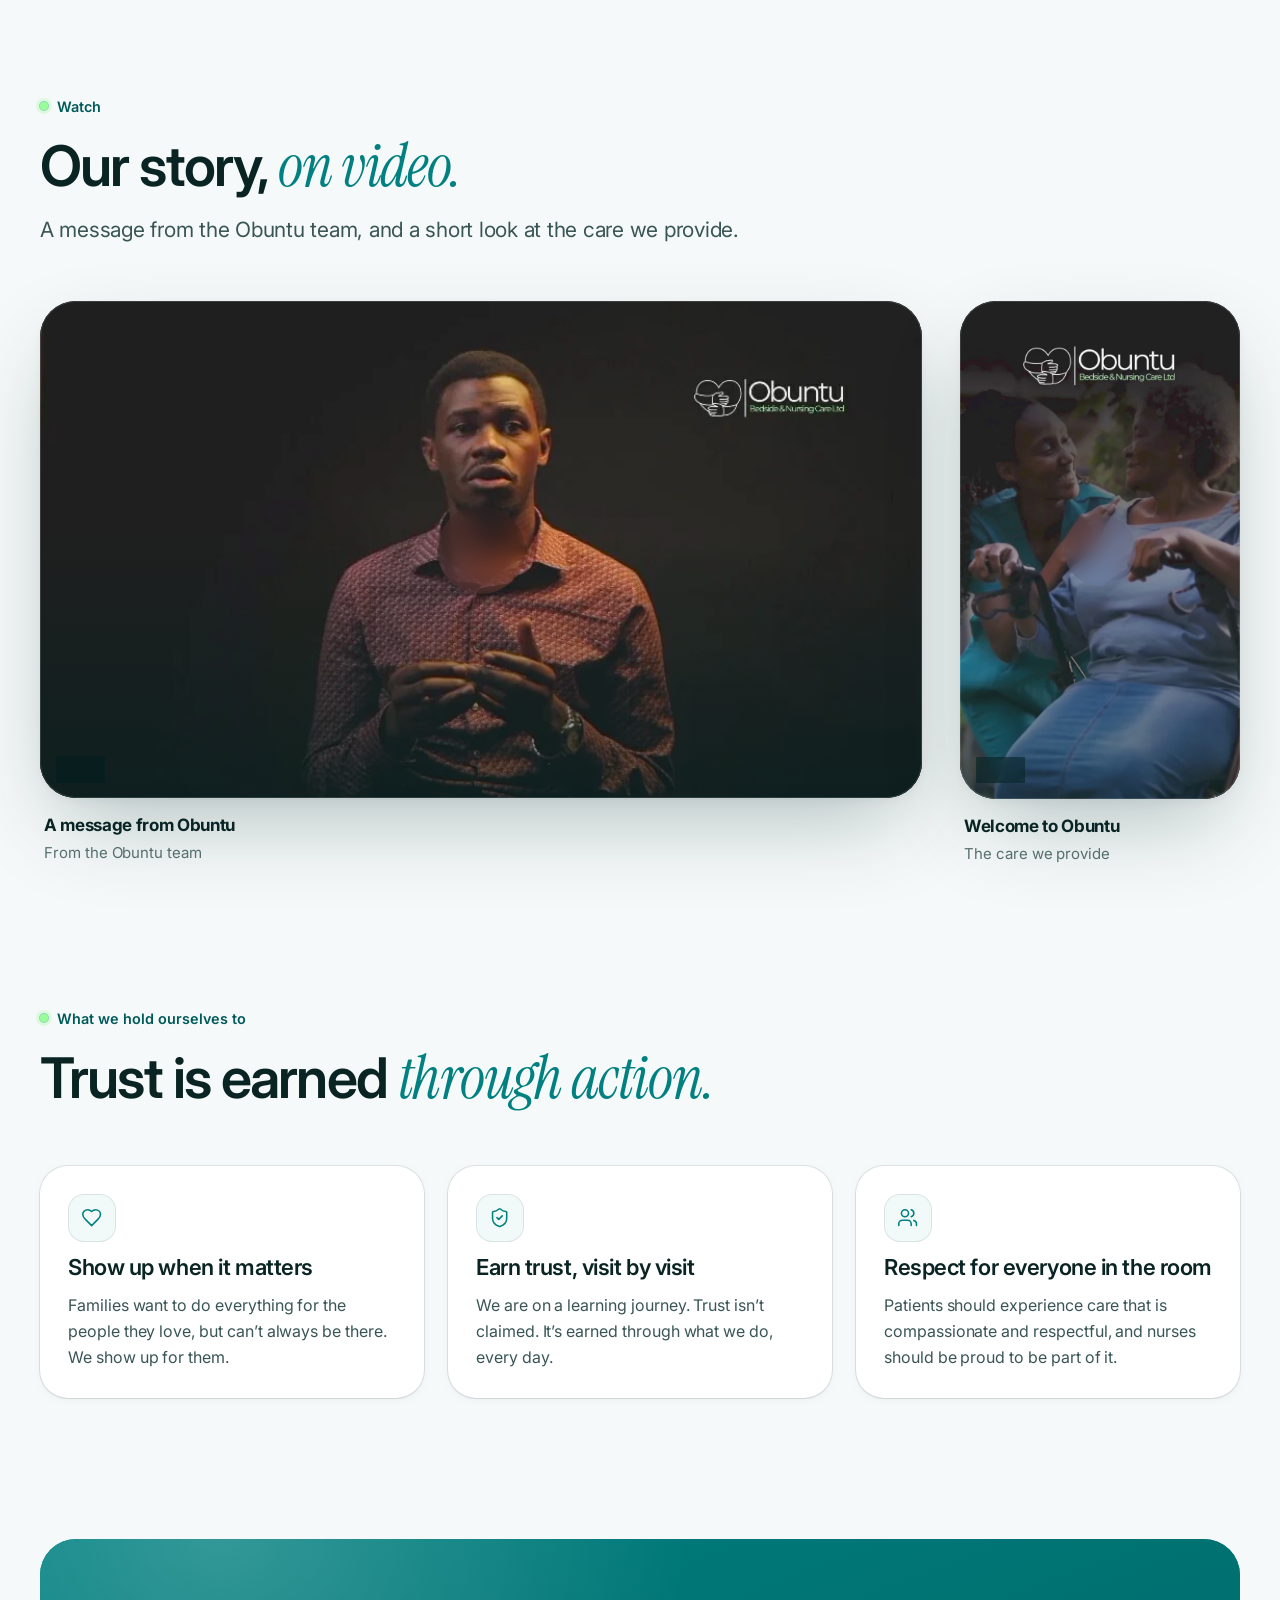
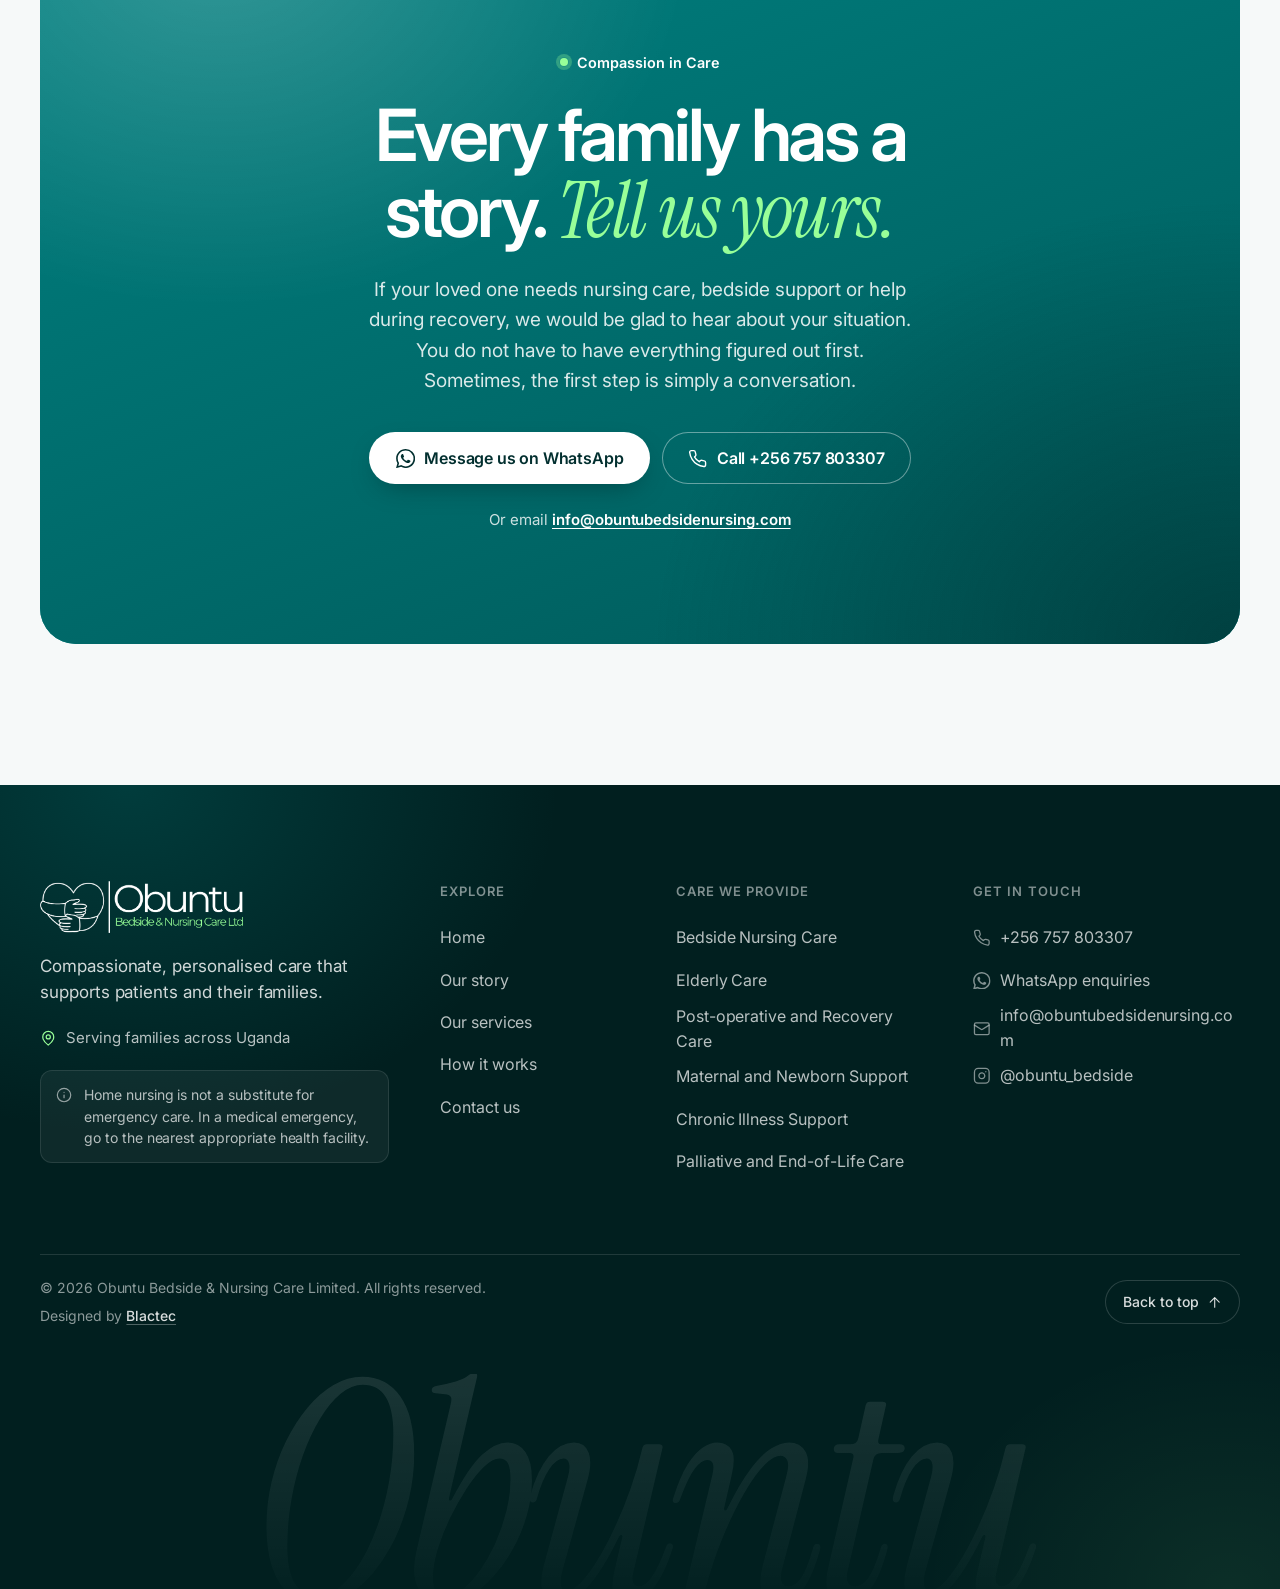
<file: about-us/index.html>
<!doctype html>
<html lang="en">
<head>
<meta charset="utf-8">
<meta name="viewport" content="width=device-width, initial-scale=1, viewport-fit=cover">
<title>Our Story | Obuntu Bedside &amp; Nursing Care Uganda</title>
<meta name="description" content="Obuntu began with a personal question: how do we make sure the people we love get the care and companionship they need, even when we can’t be there? Read a word from our founder.">

<link rel="canonical" href="https://balukuu.github.io/Obuntu/about-us/">
<meta name="theme-color" content="#f6f9f9">
<meta name="color-scheme" content="light">
<meta property="og:type" content="website">
<meta property="og:site_name" content="Obuntu Bedside &amp; Nursing Care">
<meta property="og:title" content="Our Story | Obuntu Bedside &amp; Nursing Care Uganda">
<meta property="og:description" content="Obuntu began with a personal question: how do we make sure the people we love get the care and companionship they need, even when we can’t be there? Read a word from our founder.">
<meta property="og:url" content="https://balukuu.github.io/Obuntu/about-us/">
<meta property="og:image" content="https://balukuu.github.io/Obuntu/assets/img/og-card.jpg">
<meta property="og:image:type" content="image/jpeg">
<meta property="og:image:width" content="1200">
<meta property="og:image:height" content="630">
<meta property="og:image:alt" content="Obuntu Bedside &amp; Nursing Care. When you can’t always be there, we care. A smiling nurse in blue scrubs with an older patient.">
<meta property="og:locale" content="en_GB">
<meta name="twitter:card" content="summary_large_image">
<meta name="twitter:title" content="Our Story | Obuntu Bedside &amp; Nursing Care Uganda">
<meta name="twitter:description" content="Obuntu began with a personal question: how do we make sure the people we love get the care and companionship they need, even when we can’t be there? Read a word from our founder.">
<meta name="twitter:image" content="https://balukuu.github.io/Obuntu/assets/img/og-card.jpg">
<link rel="icon" type="image/png" sizes="32x32" href="../assets/img/favicon-32.png">
<link rel="apple-touch-icon" href="../assets/img/apple-touch-icon.png">
<link rel="preconnect" href="https://fonts.googleapis.com">
<link rel="preconnect" href="https://fonts.gstatic.com" crossorigin>
<link rel="stylesheet" href="https://fonts.googleapis.com/css2?family=Inter:opsz,wght@14..32,400..700&family=Instrument+Serif:ital@0;1&display=swap">

<link rel="stylesheet" href="../assets/css/styles.css">
<script>if("IntersectionObserver" in window)document.documentElement.classList.add("js")
try{var p=location.pathname;if(location.protocol.slice(0,4)==="http"&&p.slice(-11)==="/index.html")history.replaceState(null,"",p.slice(0,-10)+location.search+location.hash)}catch(e){}</script>
<script type="application/ld+json">{"@context": "https://schema.org", "@type": "AboutPage", "name": "Our Story | Obuntu Bedside & Nursing Care", "url": "https://balukuu.github.io/Obuntu/about-us/", "about": {"@id": "https://balukuu.github.io/Obuntu/#business"}}</script><script type="application/ld+json">{"@context": "https://schema.org", "@type": "BreadcrumbList", "itemListElement": [{"@type": "ListItem", "position": 1, "name": "Home", "item": "https://balukuu.github.io/Obuntu/"}, {"@type": "ListItem", "position": 2, "name": "Our Story", "item": "https://balukuu.github.io/Obuntu/about-us/"}]}</script>
</head>
<body id="top">
<svg xmlns="http://www.w3.org/2000/svg" style="position:absolute;width:0;height:0;overflow:hidden" aria-hidden="true" focusable="false"><symbol id="i-arrow" viewBox="0 0 24 24"><path d="M5 12h14"/><path d="m13 5 7 7-7 7"/></symbol><symbol id="i-check" viewBox="0 0 24 24"><path d="M20 6 9 17l-5-5"/></symbol><symbol id="i-phone" viewBox="0 0 24 24"><path d="M22 16.92v3a2 2 0 0 1-2.18 2 19.79 19.79 0 0 1-8.63-3.07 19.5 19.5 0 0 1-6-6 19.79 19.79 0 0 1-3.07-8.67A2 2 0 0 1 4.11 2h3a2 2 0 0 1 2 1.72 12.84 12.84 0 0 0 .7 2.81 2 2 0 0 1-.45 2.11L8.09 9.91a16 16 0 0 0 6 6l1.27-1.27a2 2 0 0 1 2.11-.45 12.84 12.84 0 0 0 2.81.7A2 2 0 0 1 22 16.92z"/></symbol><symbol id="i-mail" viewBox="0 0 24 24"><rect width="20" height="16" x="2" y="4" rx="2"/><path d="m22 7-8.97 5.7a1.94 1.94 0 0 1-2.06 0L2 7"/></symbol><symbol id="i-instagram" viewBox="0 0 24 24"><rect width="20" height="20" x="2" y="2" rx="5" ry="5"/><path d="M16 11.37A4 4 0 1 1 12.63 8 4 4 0 0 1 16 11.37z"/><path d="M17.5 6.5h.01"/></symbol><symbol id="i-shield" viewBox="0 0 24 24"><path d="M20 13c0 5-3.5 7.5-7.66 8.95a1 1 0 0 1-.67-.01C7.5 20.5 4 18 4 13V6a1 1 0 0 1 1-1c2 0 4.5-1.2 6.24-2.72a1.17 1.17 0 0 1 1.52 0C14.51 3.81 17 5 19 5a1 1 0 0 1 1 1z"/><path d="m9 12 2 2 4-4"/></symbol><symbol id="i-clipboard" viewBox="0 0 24 24"><rect width="8" height="4" x="8" y="2" rx="1" ry="1"/><path d="M16 4h2a2 2 0 0 1 2 2v14a2 2 0 0 1-2 2H6a2 2 0 0 1-2-2V6a2 2 0 0 1 2-2h2"/><path d="m9 14 2 2 4-4"/></symbol><symbol id="i-users" viewBox="0 0 24 24"><path d="M16 21v-2a4 4 0 0 0-4-4H6a4 4 0 0 0-4 4v2"/><circle cx="9" cy="7" r="4"/><path d="M22 21v-2a4 4 0 0 0-3-3.87"/><path d="M16 3.13a4 4 0 0 1 0 7.75"/></symbol><symbol id="i-heart" viewBox="0 0 24 24"><path d="M19 14c1.49-1.46 3-3.21 3-5.5A5.5 5.5 0 0 0 16.5 3c-1.76 0-3 .5-4.5 2-1.5-1.5-2.74-2-4.5-2A5.5 5.5 0 0 0 2 8.5c0 2.3 1.5 4.05 3 5.5l7 7Z"/></symbol><symbol id="i-pin" viewBox="0 0 24 24"><path d="M20 10c0 6-8 12-8 12s-8-6-8-12a8 8 0 0 1 16 0Z"/><circle cx="12" cy="10" r="3"/></symbol><symbol id="i-whatsapp" viewBox="0 0 24 24"><path d="M17.472 14.382c-.297-.149-1.758-.867-2.03-.967-.273-.099-.471-.148-.67.15-.197.297-.767.966-.94 1.164-.173.199-.347.223-.644.075-.3-.15-1.263-.465-2.403-1.485-.888-.795-1.484-1.77-1.66-2.07-.174-.3-.019-.465.13-.615.136-.135.301-.345.451-.52.15-.18.2-.3.3-.5.1-.2.05-.375-.025-.525-.075-.149-.67-1.62-.916-2.215-.242-.58-.487-.5-.67-.51-.172-.01-.37-.01-.57-.01-.2 0-.52.074-.792.372-.272.297-1.04 1.016-1.04 2.479 0 1.462 1.065 2.875 1.213 3.074.149.198 2.095 3.2 5.076 4.487.709.306 1.262.489 1.694.625.712.227 1.36.195 1.871.118.571-.085 1.758-.719 2.006-1.413.248-.694.248-1.289.173-1.413-.074-.124-.272-.198-.57-.347m-5.421 7.403h-.004a9.87 9.87 0 01-5.031-1.378l-.361-.214-3.741.982.998-3.648-.235-.374a9.86 9.86 0 01-1.51-5.26c.001-5.45 4.436-9.884 9.888-9.884 2.64 0 5.122 1.03 6.988 2.898a9.825 9.825 0 012.893 6.994c-.003 5.45-4.437 9.884-9.885 9.884m8.413-18.297A11.815 11.815 0 0012.05 0C5.495 0 .16 5.335.157 11.892c0 2.096.547 4.142 1.588 5.945L.057 24l6.305-1.654a11.882 11.882 0 005.683 1.448h.005c6.554 0 11.89-5.335 11.893-11.893a11.821 11.821 0 00-3.48-8.413z"/></symbol><symbol id="i-info" viewBox="0 0 24 24"><circle cx="12" cy="12" r="10"/><path d="M12 16v-4"/><path d="M12 8h.01"/></symbol><symbol id="i-play" viewBox="0 0 24 24"><path d="M7.5 4.9v14.2a1 1 0 0 0 1.52.85l11.4-7.1a1 1 0 0 0 0-1.7L9.02 4.05A1 1 0 0 0 7.5 4.9Z"/></symbol></svg>
<a class="skip" href="#main">Skip to content</a>
<header class="nav" data-nav>
  <div class="nav-pill">
    <a class="brand" href="../" aria-label="Obuntu Bedside &amp; Nursing Care, home">
      <img class="brand-logo" src="../assets/img/logo-teal.webp" alt="" width="660" height="169">
    </a>
    <nav class="nav-links" aria-label="Primary"><a href="../about-us/" aria-current="page">Our story</a><a href="../our-services/">Services</a><a href="../how-it-works/">How it works</a><a href="../contact-us/">Contact</a></nav>
    <div class="nav-actions">
      <a class="btn btn-primary btn-sm nav-cta" href="https://wa.me/256757803307?text=Hello%20Obuntu%20Bedside%20Services" target="_blank" rel="noopener"><svg class="ic ic-fill" aria-hidden="true"><use href="#i-whatsapp"/></svg> Talk to us</a>
      <button class="burger" type="button" aria-expanded="false" aria-controls="menu" aria-label="Open menu"><span></span><span></span></button>
    </div>
  </div>
</header>
<div class="menu" id="menu" inert>
  <nav class="menu-links" aria-label="Mobile"><a href="../about-us/" style="--i:0" aria-current="page">Our story<svg class="ic " aria-hidden="true"><use href="#i-arrow"/></svg></a><a href="../our-services/" style="--i:1">Services<svg class="ic " aria-hidden="true"><use href="#i-arrow"/></svg></a><a href="../how-it-works/" style="--i:2">How it works<svg class="ic " aria-hidden="true"><use href="#i-arrow"/></svg></a><a href="../contact-us/" style="--i:3">Contact<svg class="ic " aria-hidden="true"><use href="#i-arrow"/></svg></a></nav>
  <div class="menu-foot">
    <a class="btn btn-primary" href="https://wa.me/256757803307?text=Hello%20Obuntu%20Bedside%20Services" target="_blank" rel="noopener"><svg class="ic ic-fill" aria-hidden="true"><use href="#i-whatsapp"/></svg> Talk to our care team</a>
    <a class="btn btn-ghost" href="tel:+256757803307"><svg class="ic " aria-hidden="true"><use href="#i-phone"/></svg> Call +256 757 803307</a>
  </div>
</div>
<main id="main">
<section class="page-hero">
  <div class="container page-hero-inner">
    <span class="eyebrow"><span class="dot"></span>Our story</span>
    <h1 class="display-m">Obuntu is about showing up for people <em class="serif accent">when it matters.</em></h1>
    <p class="lede">A word from our founder, Thunasi Oscar.</p>
  </div>
</section>

<div class="container letter">
  <aside class="letter-aside" data-reveal>
    <figure><img src="../assets/img/founder-thunasi-oscar.webp" width="771" height="1080" alt="Thunasi Oscar, founder of Obuntu Bedside and Nursing Care" fetchpriority="high" decoding="async"></figure>
    <div class="who"><b>Thunasi Oscar</b><span>Founder, Obuntu Bedside and Nursing Care Limited</span></div>
  </aside>
  <div class="letter-body" data-stagger>
    <p class="first" data-reveal>Obuntu began with a question that was deeply personal to me: how do we make sure the people we love receive the care and companionship they need, even when life makes it difficult for us to be there all the time?</p>
    <p data-reveal>My grandmother’s experience brought that question closer to home. It made me think about the many families who want to do everything for their loved ones but cannot always be physically present because of their everyday responsibilities.</p>
    <p data-reveal>Conversations with nursing professionals also helped me appreciate the people behind the care: their skills, their responsibilities and the importance of recognising the value of their work.</p>
    <p data-reveal>These experiences inspired me to start building Obuntu.</p>
    <p data-reveal>We are on a learning journey, and I recognise that trust must be earned through our actions. I hope to build an organisation that families can approach with confidence, that patients experience as compassionate and respectful, and that nursing professionals are proud to be associated with.</p>
    <p class="pull" data-reveal>For me, Obuntu is about showing up for people when it matters.</p>
    <p class="sign" data-reveal>Thank you for being part of our journey.<br><br><b>Thunasi Oscar</b>Founder, Obuntu Bedside and Nursing Care Limited</p>
  </div>
</div>

<section class="section section-flush" id="watch">
  <div class="container">
    <div class="section-head" data-reveal>
      <span class="eyebrow"><span class="dot"></span>Watch</span>
      <h2>Our story, <em class="serif accent">on video.</em></h2>
      <p class="lede">A message from the Obuntu team, and a short look at the care we provide.</p>
    </div>
    <div class="watch" data-stagger>
      <figure class="vid vid-wide" data-reveal>
        <div class="vid-frame">
          <video controls playsinline preload="none" width="848" height="478" poster="../assets/img/video-message-poster.webp">
            <source src="../assets/video/obuntu-message.mp4" type="video/mp4">
            <p>Your browser can’t play this video. <a href="../assets/video/obuntu-message.mp4">Download it</a> instead.</p>
          </video>
          <button class="vid-play" type="button" aria-label="Play video: A message from Obuntu (1 minute 26 seconds)">
            <span class="vid-disc"><svg class="ic ic-fill" aria-hidden="true"><use href="#i-play"/></svg></span>
            <span class="vid-time" aria-hidden="true">1:26</span>
          </button>
        </div>
        <figcaption><b>A message from Obuntu</b><span>From the Obuntu team</span></figcaption>
      </figure>
      <figure class="vid vid-tall" data-reveal>
        <div class="vid-frame">
          <video controls playsinline preload="none" width="720" height="1280" poster="../assets/img/video-welcome-poster.webp">
            <source src="../assets/video/obuntu-welcome.mp4" type="video/mp4">
            <p>Your browser can’t play this video. <a href="../assets/video/obuntu-welcome.mp4">Download it</a> instead.</p>
          </video>
          <button class="vid-play" type="button" aria-label="Play video: Welcome to Obuntu (26 seconds)">
            <span class="vid-disc"><svg class="ic ic-fill" aria-hidden="true"><use href="#i-play"/></svg></span>
            <span class="vid-time" aria-hidden="true">0:26</span>
          </button>
        </div>
        <figcaption><b>Welcome to Obuntu</b><span>The care we provide</span></figcaption>
      </figure>
    </div>
  </div>
</section>

<section class="section section-flush">
  <div class="container">
    <div class="section-head" data-reveal>
      <span class="eyebrow"><span class="dot"></span>What we hold ourselves to</span>
      <h2>Trust is earned <em class="serif accent">through action.</em></h2>
    </div>
    <div class="values" data-stagger>
      <div class="value" data-reveal><span class="ic-wrap"><svg class="ic " aria-hidden="true"><use href="#i-heart"/></svg></span><h3>Show up when it matters</h3><p>Families want to do everything for the people they love, but can’t always be there. We show up for them.</p></div>
      <div class="value" data-reveal><span class="ic-wrap"><svg class="ic " aria-hidden="true"><use href="#i-shield"/></svg></span><h3>Earn trust, visit by visit</h3><p>We are on a learning journey. Trust isn’t claimed. It’s earned through what we do, every day.</p></div>
      <div class="value" data-reveal><span class="ic-wrap"><svg class="ic " aria-hidden="true"><use href="#i-users"/></svg></span><h3>Respect for everyone in the room</h3><p>Patients should experience care that is compassionate and respectful, and nurses should be proud to be part of it.</p></div>
    </div>
  </div>
</section>

<section class="final-wrap">
  <div class="container">
    <div class="final on-dark" data-reveal>
      <div class="final-inner">
        <span class="eyebrow"><span class="dot"></span>Compassion in Care</span>
        <h2>Every family has a story. <em class="serif">Tell us yours.</em></h2>
        <p>If your loved one needs nursing care, bedside support or help during recovery, we would be glad to hear about your situation. You do not have to have everything figured out first. Sometimes, the first step is simply a conversation.</p>
        <div class="cta-row">
          <a class="btn btn-light" href="https://wa.me/256757803307?text=Hello%20Obuntu%20Bedside%20Services" target="_blank" rel="noopener"><svg class="ic ic-fill" aria-hidden="true"><use href="#i-whatsapp"/></svg> Message us on WhatsApp</a>
          <a class="btn btn-outline-light" href="tel:+256757803307"><svg class="ic " aria-hidden="true"><use href="#i-phone"/></svg> Call +256 757 803307</a>
        </div>
        <p class="alt">Or email <a href="mailto:info@obuntubedsidenursing.com">info@obuntubedsidenursing.com</a></p>
      </div>
    </div>
  </div>
</section>

</main>
<footer class="footer on-dark">
  <div class="container">
    <div class="footer-grid">
      <div class="footer-about">
        <a class="brand" href="../" aria-label="Obuntu Bedside &amp; Nursing Care, home">
          <img class="brand-logo" src="../assets/img/logo-white.webp" alt="" width="660" height="169">
        </a>
        <p class="footer-tag">Compassionate, personalised care that supports patients and their families.</p>
        <p class="footer-where"><svg class="ic " aria-hidden="true"><use href="#i-pin"/></svg> Serving families across Uganda</p>
        <div class="footer-alert" role="note">
          <svg class="ic " aria-hidden="true"><use href="#i-info"/></svg>
          <p>Home nursing is not a substitute for emergency care. In a medical emergency, go to the nearest appropriate health facility.</p>
        </div>
      </div>
      <nav aria-label="Explore">
        <h4>Explore</h4>
        <ul>
          <li><a href="../">Home</a></li>
          <li><a href="../about-us/">Our story</a></li>
          <li><a href="../our-services/">Our services</a></li>
          <li><a href="../how-it-works/">How it works</a></li>
          <li><a href="../contact-us/">Contact us</a></li>
        </ul>
      </nav>
      <div>
        <h4>Care we provide</h4>
        <ul><li><a href="../our-services/#bedside-nursing-care">Bedside Nursing Care</a></li><li><a href="../our-services/#elderly-care">Elderly Care</a></li><li><a href="../our-services/#post-operative-recovery-care">Post-operative and Recovery Care</a></li><li><a href="../our-services/#maternal-newborn-support">Maternal and Newborn Support</a></li><li><a href="../our-services/#chronic-illness-support">Chronic Illness Support</a></li><li><a href="../our-services/#palliative-end-of-life-care">Palliative and End-of-Life Care</a></li></ul>
      </div>
      <div>
        <h4>Get in touch</h4>
        <ul>
          <li><a href="tel:+256757803307"><svg class="ic " aria-hidden="true"><use href="#i-phone"/></svg> +256 757 803307</a></li>
          <li><a href="https://wa.me/256757803307?text=Hello%20Obuntu%20Bedside%20Services" target="_blank" rel="noopener"><svg class="ic ic-fill" aria-hidden="true"><use href="#i-whatsapp"/></svg> WhatsApp enquiries</a></li>
          <li><a href="mailto:info@obuntubedsidenursing.com"><svg class="ic " aria-hidden="true"><use href="#i-mail"/></svg> info@obuntubedsidenursing.com</a></li>
          <li><a href="https://www.instagram.com/obuntu_bedside/" target="_blank" rel="noopener"><svg class="ic " aria-hidden="true"><use href="#i-instagram"/></svg> @obuntu_bedside</a></li>
        </ul>
      </div>
    </div>
    <div class="footer-bottom">
      <div class="legal">
        <span>© 2026 Obuntu Bedside &amp; Nursing Care Limited. All rights reserved.</span>
        <span class="credit">Designed by <a href="https://blactec.ug" target="_blank" rel="noopener">Blactec</a></span>
      </div>
      <a class="to-top" href="#top">Back to top <svg class="ic " aria-hidden="true"><use href="#i-arrow"/></svg></a>
    </div>
  </div>
  <span class="footer-mark" aria-hidden="true">Obuntu</span>
</footer>
<div class="fab" data-fab>
  <a class="fab-call" href="tel:+256757803307" aria-label="Call Obuntu on +256 757 803307"><svg class="ic " aria-hidden="true"><use href="#i-phone"/></svg></a>
  <a class="fab-wa" href="https://wa.me/256757803307?text=Hello%20Obuntu%20Bedside%20Services" target="_blank" rel="noopener" aria-label="Chat with Obuntu on WhatsApp" title="Chat on WhatsApp"><svg class="ic ic-fill" aria-hidden="true"><use href="#i-whatsapp"/></svg></a>
</div>
<script src="../assets/js/main.js" defer></script>
</body>
</html>
</file>
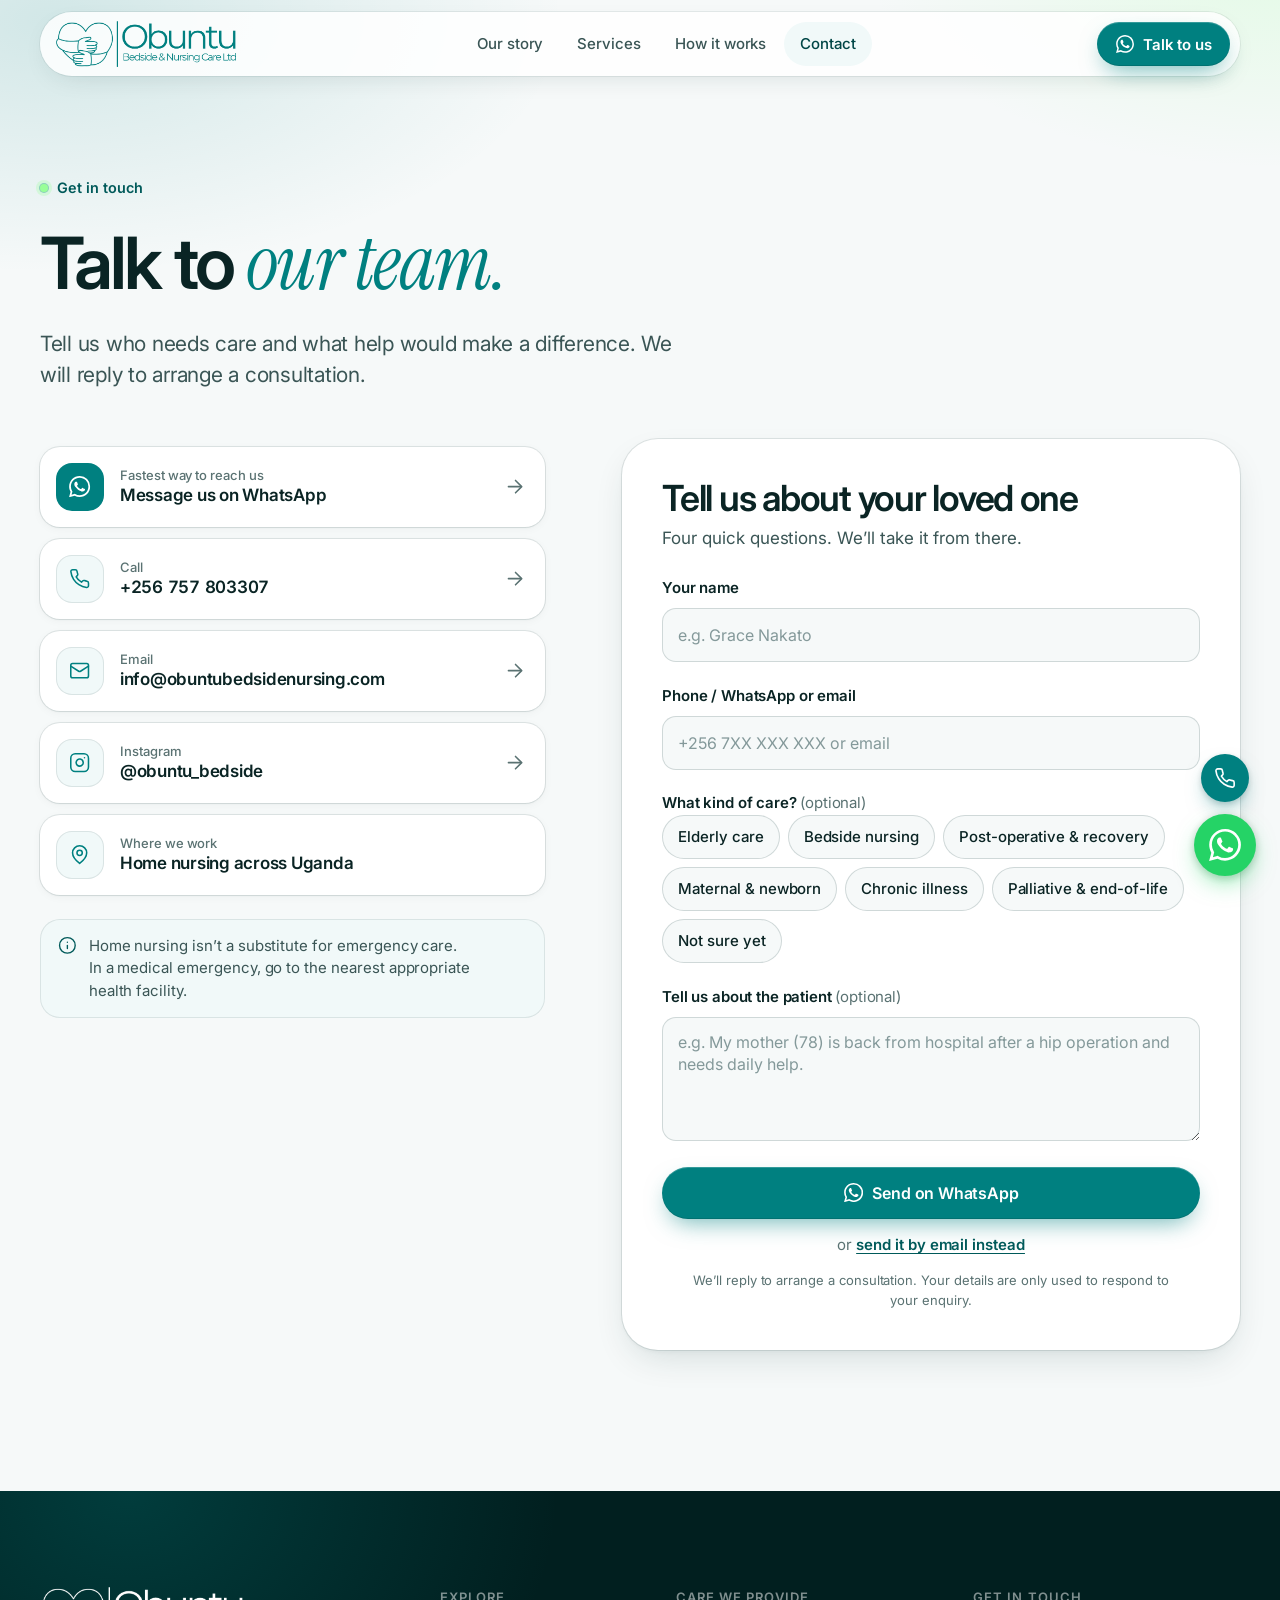
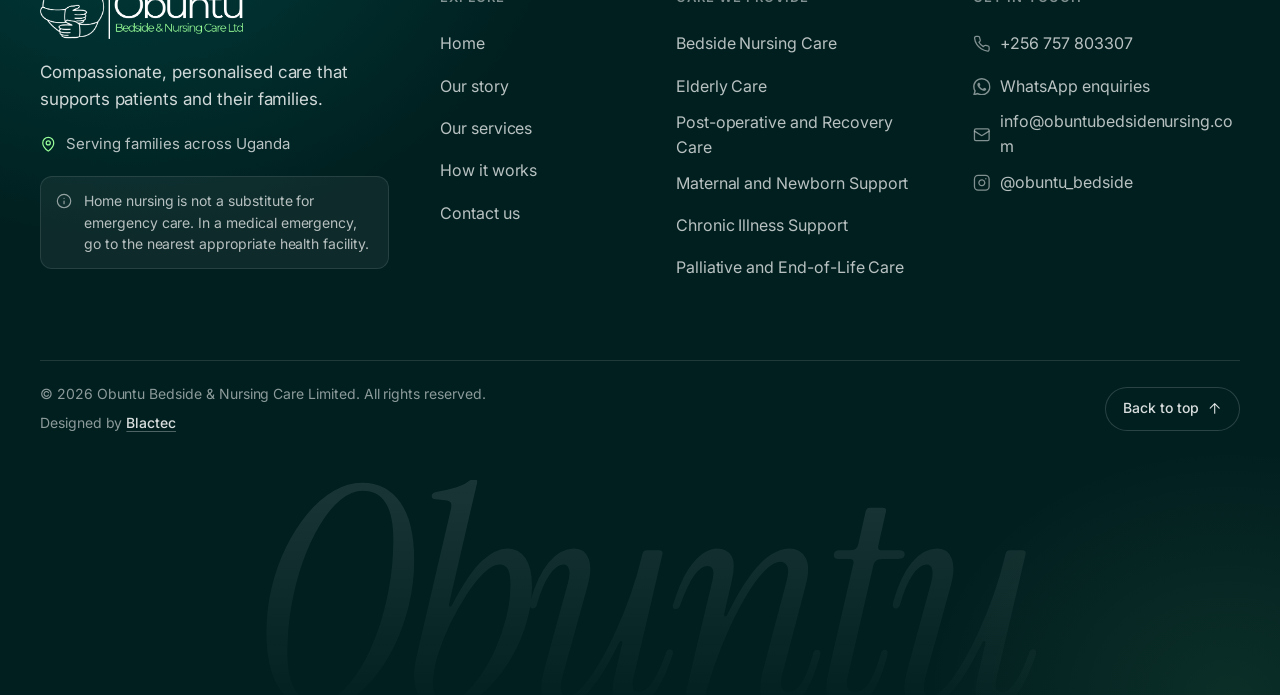
<file: contact-us/index.html>
<!doctype html>
<html lang="en">
<head>
<meta charset="utf-8">
<meta name="viewport" content="width=device-width, initial-scale=1, viewport-fit=cover">
<title>Contact Us | Talk to Our Care Team | Obuntu Bedside &amp; Nursing Care</title>
<meta name="description" content="Call, WhatsApp or email Obuntu Bedside &amp; Nursing Care. Tell us who needs care and what help would make a difference. We’ll reply to arrange a consultation.">

<link rel="canonical" href="https://balukuu.github.io/Obuntu/contact-us/">
<meta name="theme-color" content="#f6f9f9">
<meta name="color-scheme" content="light">
<meta property="og:type" content="website">
<meta property="og:site_name" content="Obuntu Bedside &amp; Nursing Care">
<meta property="og:title" content="Contact Us | Talk to Our Care Team | Obuntu Bedside &amp; Nursing Care">
<meta property="og:description" content="Call, WhatsApp or email Obuntu Bedside &amp; Nursing Care. Tell us who needs care and what help would make a difference. We’ll reply to arrange a consultation.">
<meta property="og:url" content="https://balukuu.github.io/Obuntu/contact-us/">
<meta property="og:image" content="https://balukuu.github.io/Obuntu/assets/img/og-card.jpg">
<meta property="og:image:type" content="image/jpeg">
<meta property="og:image:width" content="1200">
<meta property="og:image:height" content="630">
<meta property="og:image:alt" content="Obuntu Bedside &amp; Nursing Care. When you can’t always be there, we care. A smiling nurse in blue scrubs with an older patient.">
<meta property="og:locale" content="en_GB">
<meta name="twitter:card" content="summary_large_image">
<meta name="twitter:title" content="Contact Us | Talk to Our Care Team | Obuntu Bedside &amp; Nursing Care">
<meta name="twitter:description" content="Call, WhatsApp or email Obuntu Bedside &amp; Nursing Care. Tell us who needs care and what help would make a difference. We’ll reply to arrange a consultation.">
<meta name="twitter:image" content="https://balukuu.github.io/Obuntu/assets/img/og-card.jpg">
<link rel="icon" type="image/png" sizes="32x32" href="../assets/img/favicon-32.png">
<link rel="apple-touch-icon" href="../assets/img/apple-touch-icon.png">
<link rel="preconnect" href="https://fonts.googleapis.com">
<link rel="preconnect" href="https://fonts.gstatic.com" crossorigin>
<link rel="stylesheet" href="https://fonts.googleapis.com/css2?family=Inter:opsz,wght@14..32,400..700&family=Instrument+Serif:ital@0;1&display=swap">

<link rel="stylesheet" href="../assets/css/styles.css">
<script>if("IntersectionObserver" in window)document.documentElement.classList.add("js")
try{var p=location.pathname;if(location.protocol.slice(0,4)==="http"&&p.slice(-11)==="/index.html")history.replaceState(null,"",p.slice(0,-10)+location.search+location.hash)}catch(e){}</script>
<script type="application/ld+json">{"@context": "https://schema.org", "@type": "ContactPage", "name": "Contact Obuntu Bedside & Nursing Care", "url": "https://balukuu.github.io/Obuntu/contact-us/", "about": {"@id": "https://balukuu.github.io/Obuntu/#business"}}</script><script type="application/ld+json">{"@context": "https://schema.org", "@type": "BreadcrumbList", "itemListElement": [{"@type": "ListItem", "position": 1, "name": "Home", "item": "https://balukuu.github.io/Obuntu/"}, {"@type": "ListItem", "position": 2, "name": "Contact Us", "item": "https://balukuu.github.io/Obuntu/contact-us/"}]}</script>
</head>
<body id="top">
<svg xmlns="http://www.w3.org/2000/svg" style="position:absolute;width:0;height:0;overflow:hidden" aria-hidden="true" focusable="false"><symbol id="i-arrow" viewBox="0 0 24 24"><path d="M5 12h14"/><path d="m13 5 7 7-7 7"/></symbol><symbol id="i-check" viewBox="0 0 24 24"><path d="M20 6 9 17l-5-5"/></symbol><symbol id="i-phone" viewBox="0 0 24 24"><path d="M22 16.92v3a2 2 0 0 1-2.18 2 19.79 19.79 0 0 1-8.63-3.07 19.5 19.5 0 0 1-6-6 19.79 19.79 0 0 1-3.07-8.67A2 2 0 0 1 4.11 2h3a2 2 0 0 1 2 1.72 12.84 12.84 0 0 0 .7 2.81 2 2 0 0 1-.45 2.11L8.09 9.91a16 16 0 0 0 6 6l1.27-1.27a2 2 0 0 1 2.11-.45 12.84 12.84 0 0 0 2.81.7A2 2 0 0 1 22 16.92z"/></symbol><symbol id="i-mail" viewBox="0 0 24 24"><rect width="20" height="16" x="2" y="4" rx="2"/><path d="m22 7-8.97 5.7a1.94 1.94 0 0 1-2.06 0L2 7"/></symbol><symbol id="i-instagram" viewBox="0 0 24 24"><rect width="20" height="20" x="2" y="2" rx="5" ry="5"/><path d="M16 11.37A4 4 0 1 1 12.63 8 4 4 0 0 1 16 11.37z"/><path d="M17.5 6.5h.01"/></symbol><symbol id="i-shield" viewBox="0 0 24 24"><path d="M20 13c0 5-3.5 7.5-7.66 8.95a1 1 0 0 1-.67-.01C7.5 20.5 4 18 4 13V6a1 1 0 0 1 1-1c2 0 4.5-1.2 6.24-2.72a1.17 1.17 0 0 1 1.52 0C14.51 3.81 17 5 19 5a1 1 0 0 1 1 1z"/><path d="m9 12 2 2 4-4"/></symbol><symbol id="i-clipboard" viewBox="0 0 24 24"><rect width="8" height="4" x="8" y="2" rx="1" ry="1"/><path d="M16 4h2a2 2 0 0 1 2 2v14a2 2 0 0 1-2 2H6a2 2 0 0 1-2-2V6a2 2 0 0 1 2-2h2"/><path d="m9 14 2 2 4-4"/></symbol><symbol id="i-users" viewBox="0 0 24 24"><path d="M16 21v-2a4 4 0 0 0-4-4H6a4 4 0 0 0-4 4v2"/><circle cx="9" cy="7" r="4"/><path d="M22 21v-2a4 4 0 0 0-3-3.87"/><path d="M16 3.13a4 4 0 0 1 0 7.75"/></symbol><symbol id="i-heart" viewBox="0 0 24 24"><path d="M19 14c1.49-1.46 3-3.21 3-5.5A5.5 5.5 0 0 0 16.5 3c-1.76 0-3 .5-4.5 2-1.5-1.5-2.74-2-4.5-2A5.5 5.5 0 0 0 2 8.5c0 2.3 1.5 4.05 3 5.5l7 7Z"/></symbol><symbol id="i-pin" viewBox="0 0 24 24"><path d="M20 10c0 6-8 12-8 12s-8-6-8-12a8 8 0 0 1 16 0Z"/><circle cx="12" cy="10" r="3"/></symbol><symbol id="i-whatsapp" viewBox="0 0 24 24"><path d="M17.472 14.382c-.297-.149-1.758-.867-2.03-.967-.273-.099-.471-.148-.67.15-.197.297-.767.966-.94 1.164-.173.199-.347.223-.644.075-.3-.15-1.263-.465-2.403-1.485-.888-.795-1.484-1.77-1.66-2.07-.174-.3-.019-.465.13-.615.136-.135.301-.345.451-.52.15-.18.2-.3.3-.5.1-.2.05-.375-.025-.525-.075-.149-.67-1.62-.916-2.215-.242-.58-.487-.5-.67-.51-.172-.01-.37-.01-.57-.01-.2 0-.52.074-.792.372-.272.297-1.04 1.016-1.04 2.479 0 1.462 1.065 2.875 1.213 3.074.149.198 2.095 3.2 5.076 4.487.709.306 1.262.489 1.694.625.712.227 1.36.195 1.871.118.571-.085 1.758-.719 2.006-1.413.248-.694.248-1.289.173-1.413-.074-.124-.272-.198-.57-.347m-5.421 7.403h-.004a9.87 9.87 0 01-5.031-1.378l-.361-.214-3.741.982.998-3.648-.235-.374a9.86 9.86 0 01-1.51-5.26c.001-5.45 4.436-9.884 9.888-9.884 2.64 0 5.122 1.03 6.988 2.898a9.825 9.825 0 012.893 6.994c-.003 5.45-4.437 9.884-9.885 9.884m8.413-18.297A11.815 11.815 0 0012.05 0C5.495 0 .16 5.335.157 11.892c0 2.096.547 4.142 1.588 5.945L.057 24l6.305-1.654a11.882 11.882 0 005.683 1.448h.005c6.554 0 11.89-5.335 11.893-11.893a11.821 11.821 0 00-3.48-8.413z"/></symbol><symbol id="i-info" viewBox="0 0 24 24"><circle cx="12" cy="12" r="10"/><path d="M12 16v-4"/><path d="M12 8h.01"/></symbol><symbol id="i-play" viewBox="0 0 24 24"><path d="M7.5 4.9v14.2a1 1 0 0 0 1.52.85l11.4-7.1a1 1 0 0 0 0-1.7L9.02 4.05A1 1 0 0 0 7.5 4.9Z"/></symbol></svg>
<a class="skip" href="#main">Skip to content</a>
<header class="nav" data-nav>
  <div class="nav-pill">
    <a class="brand" href="../" aria-label="Obuntu Bedside &amp; Nursing Care, home">
      <img class="brand-logo" src="../assets/img/logo-teal.webp" alt="" width="660" height="169">
    </a>
    <nav class="nav-links" aria-label="Primary"><a href="../about-us/">Our story</a><a href="../our-services/">Services</a><a href="../how-it-works/">How it works</a><a href="../contact-us/" aria-current="page">Contact</a></nav>
    <div class="nav-actions">
      <a class="btn btn-primary btn-sm nav-cta" href="https://wa.me/256757803307?text=Hello%20Obuntu%20Bedside%20Services" target="_blank" rel="noopener"><svg class="ic ic-fill" aria-hidden="true"><use href="#i-whatsapp"/></svg> Talk to us</a>
      <button class="burger" type="button" aria-expanded="false" aria-controls="menu" aria-label="Open menu"><span></span><span></span></button>
    </div>
  </div>
</header>
<div class="menu" id="menu" inert>
  <nav class="menu-links" aria-label="Mobile"><a href="../about-us/" style="--i:0">Our story<svg class="ic " aria-hidden="true"><use href="#i-arrow"/></svg></a><a href="../our-services/" style="--i:1">Services<svg class="ic " aria-hidden="true"><use href="#i-arrow"/></svg></a><a href="../how-it-works/" style="--i:2">How it works<svg class="ic " aria-hidden="true"><use href="#i-arrow"/></svg></a><a href="../contact-us/" style="--i:3" aria-current="page">Contact<svg class="ic " aria-hidden="true"><use href="#i-arrow"/></svg></a></nav>
  <div class="menu-foot">
    <a class="btn btn-primary" href="https://wa.me/256757803307?text=Hello%20Obuntu%20Bedside%20Services" target="_blank" rel="noopener"><svg class="ic ic-fill" aria-hidden="true"><use href="#i-whatsapp"/></svg> Talk to our care team</a>
    <a class="btn btn-ghost" href="tel:+256757803307"><svg class="ic " aria-hidden="true"><use href="#i-phone"/></svg> Call +256 757 803307</a>
  </div>
</div>
<main id="main">
<section class="page-hero page-hero-compact">
  <div class="container page-hero-inner">
    <span class="eyebrow"><span class="dot"></span>Get in touch</span>
    <h1 class="display-m">Talk to <em class="serif accent">our team.</em></h1>
    <p class="lede">Tell us who needs care and what help would make a difference. We will reply to arrange a consultation.</p>
  </div>
</section>

<div class="container contact">
  <div class="contact-info" data-reveal>
    <div class="ccards">
      <a class="ccard primary" href="https://wa.me/256757803307?text=Hello%20Obuntu%20Bedside%20Services" target="_blank" rel="noopener"><span class="bubble"><svg class="ic ic-fill" aria-hidden="true"><use href="#i-whatsapp"/></svg></span><span><small>Fastest way to reach us</small><b>Message us on WhatsApp</b></span><svg class="ic go" aria-hidden="true"><use href="#i-arrow"/></svg></a>
      <a class="ccard" href="tel:+256757803307"><span class="bubble"><svg class="ic " aria-hidden="true"><use href="#i-phone"/></svg></span><span><small>Call</small><b class="tnum">+256 757 803307</b></span><svg class="ic go" aria-hidden="true"><use href="#i-arrow"/></svg></a>
      <a class="ccard" href="mailto:info@obuntubedsidenursing.com"><span class="bubble"><svg class="ic " aria-hidden="true"><use href="#i-mail"/></svg></span><span><small>Email</small><b>info@obuntubedsidenursing.com</b></span><svg class="ic go" aria-hidden="true"><use href="#i-arrow"/></svg></a>
      <a class="ccard" href="https://www.instagram.com/obuntu_bedside/" target="_blank" rel="noopener"><span class="bubble"><svg class="ic " aria-hidden="true"><use href="#i-instagram"/></svg></span><span><small>Instagram</small><b>@obuntu_bedside</b></span><svg class="ic go" aria-hidden="true"><use href="#i-arrow"/></svg></a>
      <div class="ccard ccard-static"><span class="bubble"><svg class="ic " aria-hidden="true"><use href="#i-pin"/></svg></span><span><small>Where we work</small><b>Home nursing across Uganda</b></span></div>
    </div>
    <p class="safety"><svg class="ic " aria-hidden="true"><use href="#i-info"/></svg><span>Home nursing isn’t a substitute for emergency care. In a medical emergency, go to the nearest appropriate health facility.</span></p>
  </div>

  <div class="form-card" data-reveal>
    <h2>Tell us about your loved one</h2>
    <p class="muted">Four quick questions. We’ll take it from there.</p>
    <form class="form" data-contact-form novalidate>
      <div class="field">
        <label for="name">Your name</label>
        <input class="input" id="name" name="name" type="text" autocomplete="name" placeholder="e.g. Grace Nakato" required>
        <p class="err" role="alert"></p>
      </div>
      <div class="field">
        <label for="contact">Phone / WhatsApp or email</label>
        <input class="input" id="contact" name="contact" type="text" inputmode="email" autocomplete="tel" autocapitalize="none" autocorrect="off" spellcheck="false" placeholder="+256 7XX XXX XXX or email" required>
        <p class="err" role="alert"></p>
      </div>
      <fieldset class="field">
        <legend class="label">What kind of care? <span class="opt">(optional)</span></legend>
        <div class="choices"><label class="choice"><input type="radio" name="care" value="Elderly care"><span>Elderly care</span></label><label class="choice"><input type="radio" name="care" value="Bedside nursing"><span>Bedside nursing</span></label><label class="choice"><input type="radio" name="care" value="Post-operative & recovery"><span>Post-operative & recovery</span></label><label class="choice"><input type="radio" name="care" value="Maternal & newborn"><span>Maternal & newborn</span></label><label class="choice"><input type="radio" name="care" value="Chronic illness"><span>Chronic illness</span></label><label class="choice"><input type="radio" name="care" value="Palliative & end-of-life"><span>Palliative & end-of-life</span></label><label class="choice"><input type="radio" name="care" value="Not sure yet"><span>Not sure yet</span></label></div>
      </fieldset>
      <div class="field">
        <label for="about">Tell us about the patient <span class="opt">(optional)</span></label>
        <textarea class="textarea" id="about" name="about" rows="4" placeholder="e.g. My mother (78) is back from hospital after a hip operation and needs daily help."></textarea>
      </div>
      <div class="form-actions">
        <button class="btn btn-primary" type="submit"><svg class="ic ic-fill" aria-hidden="true"><use href="#i-whatsapp"/></svg> Send on WhatsApp</button>
        <p class="form-alt">or <a href="mailto:info@obuntubedsidenursing.com" data-email-link>send it by email instead</a></p>
        <p class="form-fine">We’ll reply to arrange a consultation. Your details are only used to respond to your enquiry.</p>
      </div>
    </form>
    <div class="form-ok" data-form-ok tabindex="-1" role="status">
      <span class="tick"><svg class="ic " aria-hidden="true"><use href="#i-check"/></svg></span>
      <h3>Opening WhatsApp…</h3>
      <p class="muted">Your message is ready. Just press send. If nothing opened, <a class="link-arrow link-arrow-inline" data-ok-link href="https://wa.me/256757803307?text=Hello%20Obuntu%20Bedside%20Services" target="_blank" rel="noopener">tap here</a>.</p>
    </div>
  </div>
</div>
</main>
<footer class="footer on-dark">
  <div class="container">
    <div class="footer-grid">
      <div class="footer-about">
        <a class="brand" href="../" aria-label="Obuntu Bedside &amp; Nursing Care, home">
          <img class="brand-logo" src="../assets/img/logo-white.webp" alt="" width="660" height="169">
        </a>
        <p class="footer-tag">Compassionate, personalised care that supports patients and their families.</p>
        <p class="footer-where"><svg class="ic " aria-hidden="true"><use href="#i-pin"/></svg> Serving families across Uganda</p>
        <div class="footer-alert" role="note">
          <svg class="ic " aria-hidden="true"><use href="#i-info"/></svg>
          <p>Home nursing is not a substitute for emergency care. In a medical emergency, go to the nearest appropriate health facility.</p>
        </div>
      </div>
      <nav aria-label="Explore">
        <h4>Explore</h4>
        <ul>
          <li><a href="../">Home</a></li>
          <li><a href="../about-us/">Our story</a></li>
          <li><a href="../our-services/">Our services</a></li>
          <li><a href="../how-it-works/">How it works</a></li>
          <li><a href="../contact-us/">Contact us</a></li>
        </ul>
      </nav>
      <div>
        <h4>Care we provide</h4>
        <ul><li><a href="../our-services/#bedside-nursing-care">Bedside Nursing Care</a></li><li><a href="../our-services/#elderly-care">Elderly Care</a></li><li><a href="../our-services/#post-operative-recovery-care">Post-operative and Recovery Care</a></li><li><a href="../our-services/#maternal-newborn-support">Maternal and Newborn Support</a></li><li><a href="../our-services/#chronic-illness-support">Chronic Illness Support</a></li><li><a href="../our-services/#palliative-end-of-life-care">Palliative and End-of-Life Care</a></li></ul>
      </div>
      <div>
        <h4>Get in touch</h4>
        <ul>
          <li><a href="tel:+256757803307"><svg class="ic " aria-hidden="true"><use href="#i-phone"/></svg> +256 757 803307</a></li>
          <li><a href="https://wa.me/256757803307?text=Hello%20Obuntu%20Bedside%20Services" target="_blank" rel="noopener"><svg class="ic ic-fill" aria-hidden="true"><use href="#i-whatsapp"/></svg> WhatsApp enquiries</a></li>
          <li><a href="mailto:info@obuntubedsidenursing.com"><svg class="ic " aria-hidden="true"><use href="#i-mail"/></svg> info@obuntubedsidenursing.com</a></li>
          <li><a href="https://www.instagram.com/obuntu_bedside/" target="_blank" rel="noopener"><svg class="ic " aria-hidden="true"><use href="#i-instagram"/></svg> @obuntu_bedside</a></li>
        </ul>
      </div>
    </div>
    <div class="footer-bottom">
      <div class="legal">
        <span>© 2026 Obuntu Bedside &amp; Nursing Care Limited. All rights reserved.</span>
        <span class="credit">Designed by <a href="https://blactec.ug" target="_blank" rel="noopener">Blactec</a></span>
      </div>
      <a class="to-top" href="#top">Back to top <svg class="ic " aria-hidden="true"><use href="#i-arrow"/></svg></a>
    </div>
  </div>
  <span class="footer-mark" aria-hidden="true">Obuntu</span>
</footer>
<div class="fab" data-fab>
  <a class="fab-call" href="tel:+256757803307" aria-label="Call Obuntu on +256 757 803307"><svg class="ic " aria-hidden="true"><use href="#i-phone"/></svg></a>
  <a class="fab-wa" href="https://wa.me/256757803307?text=Hello%20Obuntu%20Bedside%20Services" target="_blank" rel="noopener" aria-label="Chat with Obuntu on WhatsApp" title="Chat on WhatsApp"><svg class="ic ic-fill" aria-hidden="true"><use href="#i-whatsapp"/></svg></a>
</div>
<script src="../assets/js/main.js" defer></script>
</body>
</html>
</file>
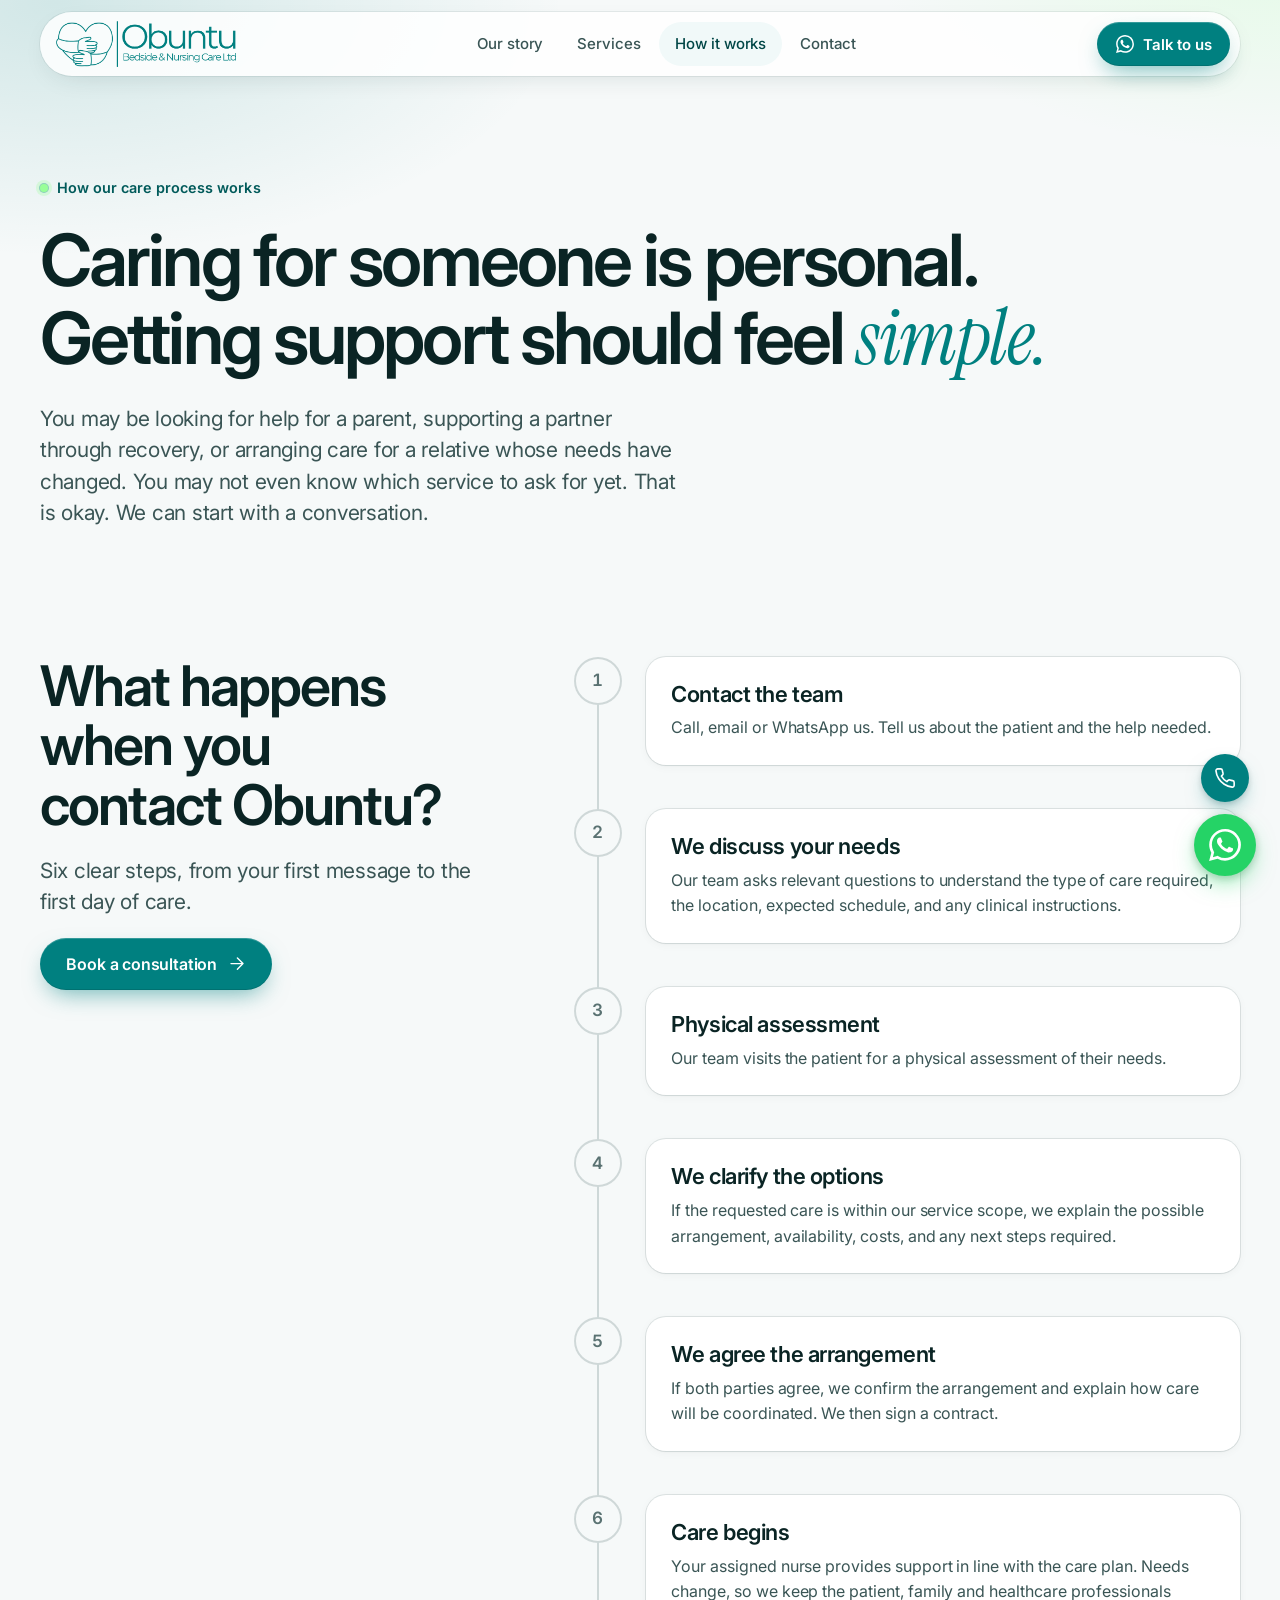
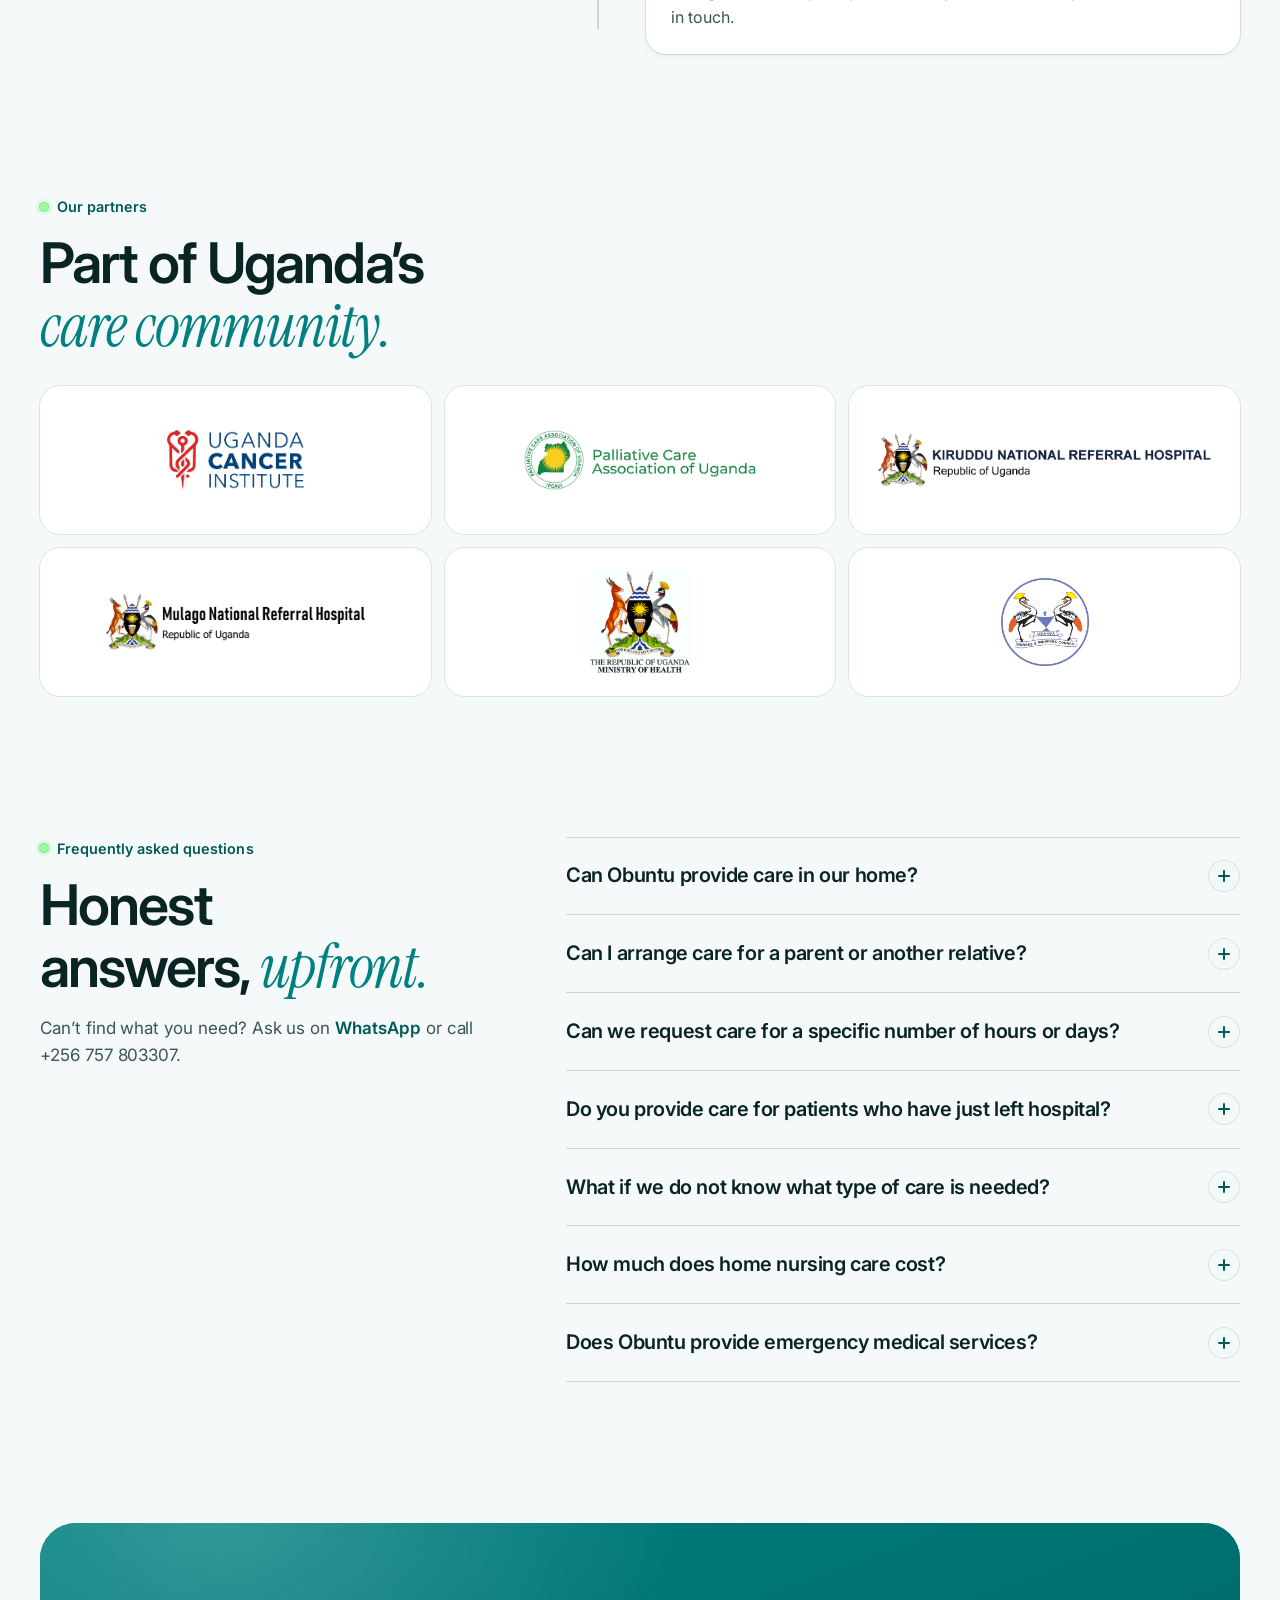
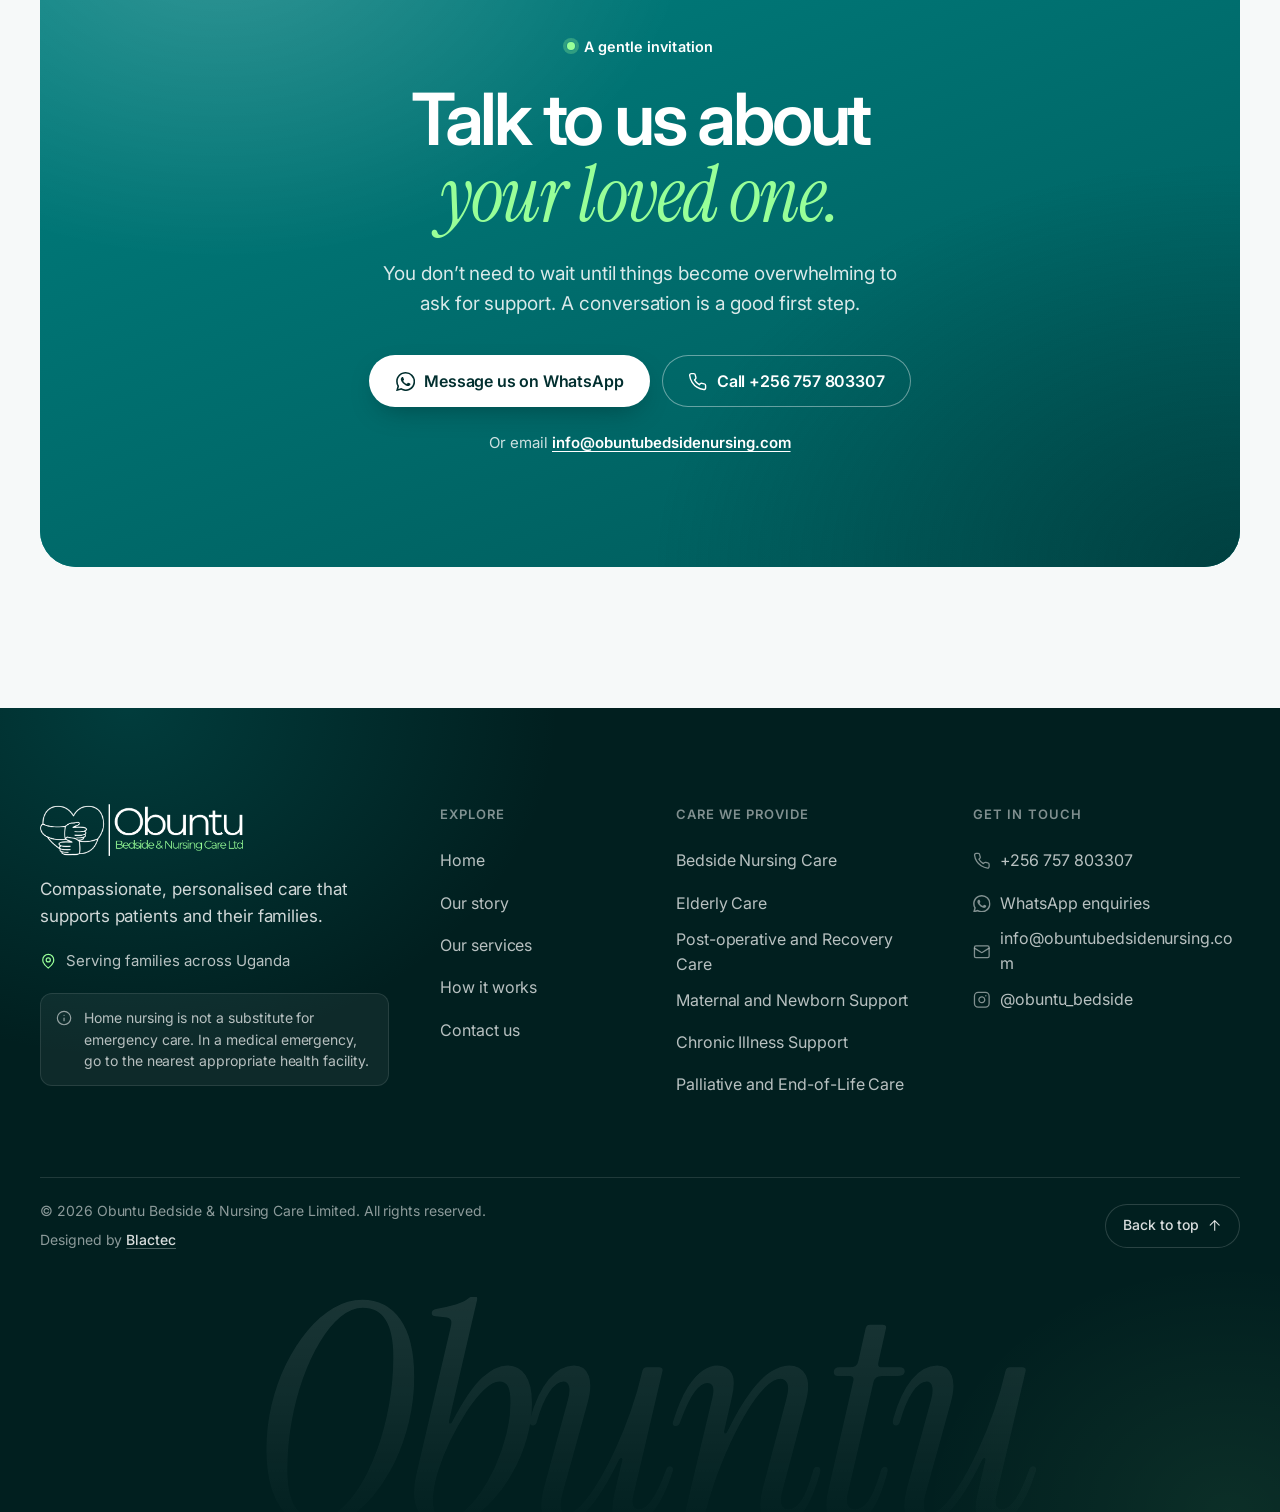
<file: how-it-works/index.html>
<!doctype html>
<html lang="en">
<head>
<meta charset="utf-8">
<meta name="viewport" content="width=device-width, initial-scale=1, viewport-fit=cover">
<title>How It Works | Obuntu Bedside &amp; Nursing Care Uganda</title>
<meta name="description" content="From your first message to the first day of care: how Obuntu arranges home nursing in Uganda, covering contact, assessment, options, agreement, and your assigned nurse. Plus answers to common questions.">

<link rel="canonical" href="https://balukuu.github.io/Obuntu/how-it-works/">
<meta name="theme-color" content="#f6f9f9">
<meta name="color-scheme" content="light">
<meta property="og:type" content="website">
<meta property="og:site_name" content="Obuntu Bedside &amp; Nursing Care">
<meta property="og:title" content="How It Works | Obuntu Bedside &amp; Nursing Care Uganda">
<meta property="og:description" content="From your first message to the first day of care: how Obuntu arranges home nursing in Uganda, covering contact, assessment, options, agreement, and your assigned nurse. Plus answers to common questions.">
<meta property="og:url" content="https://balukuu.github.io/Obuntu/how-it-works/">
<meta property="og:image" content="https://balukuu.github.io/Obuntu/assets/img/og-card.jpg">
<meta property="og:image:type" content="image/jpeg">
<meta property="og:image:width" content="1200">
<meta property="og:image:height" content="630">
<meta property="og:image:alt" content="Obuntu Bedside &amp; Nursing Care. When you can’t always be there, we care. A smiling nurse in blue scrubs with an older patient.">
<meta property="og:locale" content="en_GB">
<meta name="twitter:card" content="summary_large_image">
<meta name="twitter:title" content="How It Works | Obuntu Bedside &amp; Nursing Care Uganda">
<meta name="twitter:description" content="From your first message to the first day of care: how Obuntu arranges home nursing in Uganda, covering contact, assessment, options, agreement, and your assigned nurse. Plus answers to common questions.">
<meta name="twitter:image" content="https://balukuu.github.io/Obuntu/assets/img/og-card.jpg">
<link rel="icon" type="image/png" sizes="32x32" href="../assets/img/favicon-32.png">
<link rel="apple-touch-icon" href="../assets/img/apple-touch-icon.png">
<link rel="preconnect" href="https://fonts.googleapis.com">
<link rel="preconnect" href="https://fonts.gstatic.com" crossorigin>
<link rel="stylesheet" href="https://fonts.googleapis.com/css2?family=Inter:opsz,wght@14..32,400..700&family=Instrument+Serif:ital@0;1&display=swap">

<link rel="stylesheet" href="../assets/css/styles.css">
<script>if("IntersectionObserver" in window)document.documentElement.classList.add("js")
try{var p=location.pathname;if(location.protocol.slice(0,4)==="http"&&p.slice(-11)==="/index.html")history.replaceState(null,"",p.slice(0,-10)+location.search+location.hash)}catch(e){}</script>
<script type="application/ld+json">{"@context": "https://schema.org", "@type": "FAQPage", "mainEntity": [{"@type": "Question", "name": "Can Obuntu provide care in our home?", "acceptedAnswer": {"@type": "Answer", "text": "Obuntu’s model is based on home nursing and bedside care. Contact us to confirm whether your location and the specific care needs can be accommodated."}}, {"@type": "Question", "name": "Can I arrange care for a parent or another relative?", "acceptedAnswer": {"@type": "Answer", "text": "Yes, you can contact us to discuss care on behalf of a loved one. We will consider the patient’s wishes, consent and relevant decision-making arrangements."}}, {"@type": "Question", "name": "Can we request care for a specific number of hours or days?", "acceptedAnswer": {"@type": "Answer", "text": "Tell us the schedule you have in mind. We will discuss whether the requested arrangement can be accommodated, subject to the patient’s needs and staff availability."}}, {"@type": "Question", "name": "Do you provide care for patients who have just left hospital?", "acceptedAnswer": {"@type": "Answer", "text": "We can discuss post-operative and recovery support. The suitability of the arrangement depends on the discharge plan, the nursing needs and the services Obuntu can provide."}}, {"@type": "Question", "name": "What if we do not know what type of care is needed?", "acceptedAnswer": {"@type": "Answer", "text": "You do not need to arrive with a complete care plan. Start by explaining your concerns and the support you think would help. We can discuss whether your needs fit our services and what the next step should be."}}, {"@type": "Question", "name": "How much does home nursing care cost?", "acceptedAnswer": {"@type": "Answer", "text": "The cost may depend on the service, level of nursing support, duration, schedule and location. Contact us for a quotation based on the arrangement you need."}}, {"@type": "Question", "name": "Does Obuntu provide emergency medical services?", "acceptedAnswer": {"@type": "Answer", "text": "Home nursing arrangements should not be treated as a substitute for emergency care. If someone is experiencing a medical emergency, seek immediate assistance from the nearest appropriate emergency or health facility."}}]}</script><script type="application/ld+json">{"@context": "https://schema.org", "@type": "BreadcrumbList", "itemListElement": [{"@type": "ListItem", "position": 1, "name": "Home", "item": "https://balukuu.github.io/Obuntu/"}, {"@type": "ListItem", "position": 2, "name": "How It Works", "item": "https://balukuu.github.io/Obuntu/how-it-works/"}]}</script>
</head>
<body id="top">
<svg xmlns="http://www.w3.org/2000/svg" style="position:absolute;width:0;height:0;overflow:hidden" aria-hidden="true" focusable="false"><symbol id="i-arrow" viewBox="0 0 24 24"><path d="M5 12h14"/><path d="m13 5 7 7-7 7"/></symbol><symbol id="i-check" viewBox="0 0 24 24"><path d="M20 6 9 17l-5-5"/></symbol><symbol id="i-phone" viewBox="0 0 24 24"><path d="M22 16.92v3a2 2 0 0 1-2.18 2 19.79 19.79 0 0 1-8.63-3.07 19.5 19.5 0 0 1-6-6 19.79 19.79 0 0 1-3.07-8.67A2 2 0 0 1 4.11 2h3a2 2 0 0 1 2 1.72 12.84 12.84 0 0 0 .7 2.81 2 2 0 0 1-.45 2.11L8.09 9.91a16 16 0 0 0 6 6l1.27-1.27a2 2 0 0 1 2.11-.45 12.84 12.84 0 0 0 2.81.7A2 2 0 0 1 22 16.92z"/></symbol><symbol id="i-mail" viewBox="0 0 24 24"><rect width="20" height="16" x="2" y="4" rx="2"/><path d="m22 7-8.97 5.7a1.94 1.94 0 0 1-2.06 0L2 7"/></symbol><symbol id="i-instagram" viewBox="0 0 24 24"><rect width="20" height="20" x="2" y="2" rx="5" ry="5"/><path d="M16 11.37A4 4 0 1 1 12.63 8 4 4 0 0 1 16 11.37z"/><path d="M17.5 6.5h.01"/></symbol><symbol id="i-shield" viewBox="0 0 24 24"><path d="M20 13c0 5-3.5 7.5-7.66 8.95a1 1 0 0 1-.67-.01C7.5 20.5 4 18 4 13V6a1 1 0 0 1 1-1c2 0 4.5-1.2 6.24-2.72a1.17 1.17 0 0 1 1.52 0C14.51 3.81 17 5 19 5a1 1 0 0 1 1 1z"/><path d="m9 12 2 2 4-4"/></symbol><symbol id="i-clipboard" viewBox="0 0 24 24"><rect width="8" height="4" x="8" y="2" rx="1" ry="1"/><path d="M16 4h2a2 2 0 0 1 2 2v14a2 2 0 0 1-2 2H6a2 2 0 0 1-2-2V6a2 2 0 0 1 2-2h2"/><path d="m9 14 2 2 4-4"/></symbol><symbol id="i-users" viewBox="0 0 24 24"><path d="M16 21v-2a4 4 0 0 0-4-4H6a4 4 0 0 0-4 4v2"/><circle cx="9" cy="7" r="4"/><path d="M22 21v-2a4 4 0 0 0-3-3.87"/><path d="M16 3.13a4 4 0 0 1 0 7.75"/></symbol><symbol id="i-heart" viewBox="0 0 24 24"><path d="M19 14c1.49-1.46 3-3.21 3-5.5A5.5 5.5 0 0 0 16.5 3c-1.76 0-3 .5-4.5 2-1.5-1.5-2.74-2-4.5-2A5.5 5.5 0 0 0 2 8.5c0 2.3 1.5 4.05 3 5.5l7 7Z"/></symbol><symbol id="i-pin" viewBox="0 0 24 24"><path d="M20 10c0 6-8 12-8 12s-8-6-8-12a8 8 0 0 1 16 0Z"/><circle cx="12" cy="10" r="3"/></symbol><symbol id="i-whatsapp" viewBox="0 0 24 24"><path d="M17.472 14.382c-.297-.149-1.758-.867-2.03-.967-.273-.099-.471-.148-.67.15-.197.297-.767.966-.94 1.164-.173.199-.347.223-.644.075-.3-.15-1.263-.465-2.403-1.485-.888-.795-1.484-1.77-1.66-2.07-.174-.3-.019-.465.13-.615.136-.135.301-.345.451-.52.15-.18.2-.3.3-.5.1-.2.05-.375-.025-.525-.075-.149-.67-1.62-.916-2.215-.242-.58-.487-.5-.67-.51-.172-.01-.37-.01-.57-.01-.2 0-.52.074-.792.372-.272.297-1.04 1.016-1.04 2.479 0 1.462 1.065 2.875 1.213 3.074.149.198 2.095 3.2 5.076 4.487.709.306 1.262.489 1.694.625.712.227 1.36.195 1.871.118.571-.085 1.758-.719 2.006-1.413.248-.694.248-1.289.173-1.413-.074-.124-.272-.198-.57-.347m-5.421 7.403h-.004a9.87 9.87 0 01-5.031-1.378l-.361-.214-3.741.982.998-3.648-.235-.374a9.86 9.86 0 01-1.51-5.26c.001-5.45 4.436-9.884 9.888-9.884 2.64 0 5.122 1.03 6.988 2.898a9.825 9.825 0 012.893 6.994c-.003 5.45-4.437 9.884-9.885 9.884m8.413-18.297A11.815 11.815 0 0012.05 0C5.495 0 .16 5.335.157 11.892c0 2.096.547 4.142 1.588 5.945L.057 24l6.305-1.654a11.882 11.882 0 005.683 1.448h.005c6.554 0 11.89-5.335 11.893-11.893a11.821 11.821 0 00-3.48-8.413z"/></symbol><symbol id="i-info" viewBox="0 0 24 24"><circle cx="12" cy="12" r="10"/><path d="M12 16v-4"/><path d="M12 8h.01"/></symbol><symbol id="i-play" viewBox="0 0 24 24"><path d="M7.5 4.9v14.2a1 1 0 0 0 1.52.85l11.4-7.1a1 1 0 0 0 0-1.7L9.02 4.05A1 1 0 0 0 7.5 4.9Z"/></symbol></svg>
<a class="skip" href="#main">Skip to content</a>
<header class="nav" data-nav>
  <div class="nav-pill">
    <a class="brand" href="../" aria-label="Obuntu Bedside &amp; Nursing Care, home">
      <img class="brand-logo" src="../assets/img/logo-teal.webp" alt="" width="660" height="169">
    </a>
    <nav class="nav-links" aria-label="Primary"><a href="../about-us/">Our story</a><a href="../our-services/">Services</a><a href="../how-it-works/" aria-current="page">How it works</a><a href="../contact-us/">Contact</a></nav>
    <div class="nav-actions">
      <a class="btn btn-primary btn-sm nav-cta" href="https://wa.me/256757803307?text=Hello%20Obuntu%20Bedside%20Services" target="_blank" rel="noopener"><svg class="ic ic-fill" aria-hidden="true"><use href="#i-whatsapp"/></svg> Talk to us</a>
      <button class="burger" type="button" aria-expanded="false" aria-controls="menu" aria-label="Open menu"><span></span><span></span></button>
    </div>
  </div>
</header>
<div class="menu" id="menu" inert>
  <nav class="menu-links" aria-label="Mobile"><a href="../about-us/" style="--i:0">Our story<svg class="ic " aria-hidden="true"><use href="#i-arrow"/></svg></a><a href="../our-services/" style="--i:1">Services<svg class="ic " aria-hidden="true"><use href="#i-arrow"/></svg></a><a href="../how-it-works/" style="--i:2" aria-current="page">How it works<svg class="ic " aria-hidden="true"><use href="#i-arrow"/></svg></a><a href="../contact-us/" style="--i:3">Contact<svg class="ic " aria-hidden="true"><use href="#i-arrow"/></svg></a></nav>
  <div class="menu-foot">
    <a class="btn btn-primary" href="https://wa.me/256757803307?text=Hello%20Obuntu%20Bedside%20Services" target="_blank" rel="noopener"><svg class="ic ic-fill" aria-hidden="true"><use href="#i-whatsapp"/></svg> Talk to our care team</a>
    <a class="btn btn-ghost" href="tel:+256757803307"><svg class="ic " aria-hidden="true"><use href="#i-phone"/></svg> Call +256 757 803307</a>
  </div>
</div>
<main id="main">
<section class="page-hero">
  <div class="container page-hero-inner">
    <span class="eyebrow"><span class="dot"></span>How our care process works</span>
    <h1 class="display-m">Caring for someone is personal. Getting support should feel <em class="serif accent">simple.</em></h1>
    <p class="lede">You may be looking for help for a parent, supporting a partner through recovery, or arranging care for a relative whose needs have changed. You may not even know which service to ask for yet. That is okay. We can start with a conversation.</p>
  </div>
</section>

<div class="container process">
  <aside class="process-aside" data-reveal>
    <h2>What happens when you contact Obuntu?</h2>
    <p class="lede">Six clear steps, from your first message to the first day of care.</p>
    <a class="btn btn-primary" href="../contact-us/">Book a consultation <svg class="ic arrow" aria-hidden="true"><use href="#i-arrow"/></svg></a>
  </aside>
  <div class="timeline" data-timeline>
    <div class="timeline-line" aria-hidden="true"><div class="timeline-fill"></div></div>
    <ol class="tlist"><li class="tstep" data-reveal><span class="tmark">1</span><div class="tcard"><h3>Contact the team</h3><p>Call, email or WhatsApp us. Tell us about the patient and the help needed.</p></div></li><li class="tstep" data-reveal><span class="tmark">2</span><div class="tcard"><h3>We discuss your needs</h3><p>Our team asks relevant questions to understand the type of care required, the location, expected schedule, and any clinical instructions.</p></div></li><li class="tstep" data-reveal><span class="tmark">3</span><div class="tcard"><h3>Physical assessment</h3><p>Our team visits the patient for a physical assessment of their needs.</p></div></li><li class="tstep" data-reveal><span class="tmark">4</span><div class="tcard"><h3>We clarify the options</h3><p>If the requested care is within our service scope, we explain the possible arrangement, availability, costs, and any next steps required.</p></div></li><li class="tstep" data-reveal><span class="tmark">5</span><div class="tcard"><h3>We agree the arrangement</h3><p>If both parties agree, we confirm the arrangement and explain how care will be coordinated. We then sign a contract.</p></div></li><li class="tstep" data-reveal><span class="tmark">6</span><div class="tcard"><h3>Care begins</h3><p>Your assigned nurse provides support in line with the care plan. Needs change, so we keep the patient, family and healthcare professionals in touch.</p></div></li></ol>
  </div>
</div>

<section class="section section-flush">
  <div class="container">
    <div class="section-head" data-reveal>
      <span class="eyebrow"><span class="dot"></span>Our partners</span>
      <h2>Part of Uganda’s <em class="serif accent">care community.</em></h2>
    </div>
    <ul class="partners" data-stagger><li class="partner" data-reveal><img src="../assets/img/partner-uci.webp" width="329" height="144" alt="Uganda Cancer Institute" style="--lh:60px" loading="lazy" decoding="async"></li><li class="partner" data-reveal><img src="../assets/img/partner-pcau.webp" width="640" height="166" alt="Palliative Care Association of Uganda (PCAU)" style="--lh:60px" loading="lazy" decoding="async"></li><li class="partner" data-reveal><img src="../assets/img/partner-kiruddu.webp" width="905" height="150" alt="Kiruddu National Referral Hospital" style="--lh:64px" loading="lazy" decoding="async"></li><li class="partner" data-reveal><img src="../assets/img/partner-mulago.webp" width="640" height="137" alt="Mulago National Referral Hospital" style="--lh:56px" loading="lazy" decoding="async"></li><li class="partner" data-reveal><img src="../assets/img/partner-moh.webp" width="301" height="306" alt="Ministry of Health" style="--lh:104px" loading="lazy" decoding="async"></li><li class="partner" data-reveal><img src="../assets/img/partner-unmc.webp" width="320" height="320" alt="Uganda Nurses and Midwives Council" style="--lh:88px" loading="lazy" decoding="async"></li></ul>
  </div>
</section>

<section class="section section-flush" id="faq">
  <div class="container faq-layout">
    <div class="section-head faq-aside" data-reveal>
      <span class="eyebrow"><span class="dot"></span>Frequently asked questions</span>
      <h2>Honest answers, <em class="serif accent">upfront.</em></h2>
      <p class="muted">Can’t find what you need? Ask us on <a class="link-arrow link-arrow-inline" href="https://wa.me/256757803307?text=Hello%20Obuntu%20Bedside%20Services" target="_blank" rel="noopener">WhatsApp</a> or call +256 757 803307.</p>
    </div>
    <div data-reveal><div class="faq"><div class="faq-item"><h3><button class="faq-q" type="button" id="qq0" aria-expanded="false" aria-controls="qa0"><span>Can Obuntu provide care in our home?</span><span class="faq-icon" aria-hidden="true"></span></button></h3><div class="faq-a" id="qa0" role="region" aria-labelledby="qq0"><div><p>Obuntu’s model is based on home nursing and bedside care. Contact us to confirm whether your location and the specific care needs can be accommodated.</p></div></div></div><div class="faq-item"><h3><button class="faq-q" type="button" id="qq1" aria-expanded="false" aria-controls="qa1"><span>Can I arrange care for a parent or another relative?</span><span class="faq-icon" aria-hidden="true"></span></button></h3><div class="faq-a" id="qa1" role="region" aria-labelledby="qq1"><div><p>Yes, you can contact us to discuss care on behalf of a loved one. We will consider the patient’s wishes, consent and relevant decision-making arrangements.</p></div></div></div><div class="faq-item"><h3><button class="faq-q" type="button" id="qq2" aria-expanded="false" aria-controls="qa2"><span>Can we request care for a specific number of hours or days?</span><span class="faq-icon" aria-hidden="true"></span></button></h3><div class="faq-a" id="qa2" role="region" aria-labelledby="qq2"><div><p>Tell us the schedule you have in mind. We will discuss whether the requested arrangement can be accommodated, subject to the patient’s needs and staff availability.</p></div></div></div><div class="faq-item"><h3><button class="faq-q" type="button" id="qq3" aria-expanded="false" aria-controls="qa3"><span>Do you provide care for patients who have just left hospital?</span><span class="faq-icon" aria-hidden="true"></span></button></h3><div class="faq-a" id="qa3" role="region" aria-labelledby="qq3"><div><p>We can discuss post-operative and recovery support. The suitability of the arrangement depends on the discharge plan, the nursing needs and the services Obuntu can provide.</p></div></div></div><div class="faq-item"><h3><button class="faq-q" type="button" id="qq4" aria-expanded="false" aria-controls="qa4"><span>What if we do not know what type of care is needed?</span><span class="faq-icon" aria-hidden="true"></span></button></h3><div class="faq-a" id="qa4" role="region" aria-labelledby="qq4"><div><p>You do not need to arrive with a complete care plan. Start by explaining your concerns and the support you think would help. We can discuss whether your needs fit our services and what the next step should be.</p></div></div></div><div class="faq-item"><h3><button class="faq-q" type="button" id="qq5" aria-expanded="false" aria-controls="qa5"><span>How much does home nursing care cost?</span><span class="faq-icon" aria-hidden="true"></span></button></h3><div class="faq-a" id="qa5" role="region" aria-labelledby="qq5"><div><p>The cost may depend on the service, level of nursing support, duration, schedule and location. <a href="../contact-us/">Contact us</a> for a quotation based on the arrangement you need.</p></div></div></div><div class="faq-item"><h3><button class="faq-q" type="button" id="qq6" aria-expanded="false" aria-controls="qa6"><span>Does Obuntu provide emergency medical services?</span><span class="faq-icon" aria-hidden="true"></span></button></h3><div class="faq-a" id="qa6" role="region" aria-labelledby="qq6"><div><p>Home nursing arrangements should not be treated as a substitute for emergency care. If someone is experiencing a medical emergency, seek immediate assistance from the nearest appropriate emergency or health facility.</p></div></div></div></div></div>
  </div>
</section>

<section class="final-wrap">
  <div class="container">
    <div class="final on-dark" data-reveal>
      <div class="final-inner">
        <span class="eyebrow"><span class="dot"></span>A gentle invitation</span>
        <h2>Talk to us about <em class="serif">your loved one.</em></h2>
        <p>You don’t need to wait until things become overwhelming to ask for support. A conversation is a good first step.</p>
        <div class="cta-row">
          <a class="btn btn-light" href="https://wa.me/256757803307?text=Hello%20Obuntu%20Bedside%20Services" target="_blank" rel="noopener"><svg class="ic ic-fill" aria-hidden="true"><use href="#i-whatsapp"/></svg> Message us on WhatsApp</a>
          <a class="btn btn-outline-light" href="tel:+256757803307"><svg class="ic " aria-hidden="true"><use href="#i-phone"/></svg> Call +256 757 803307</a>
        </div>
        <p class="alt">Or email <a href="mailto:info@obuntubedsidenursing.com">info@obuntubedsidenursing.com</a></p>
      </div>
    </div>
  </div>
</section>

</main>
<footer class="footer on-dark">
  <div class="container">
    <div class="footer-grid">
      <div class="footer-about">
        <a class="brand" href="../" aria-label="Obuntu Bedside &amp; Nursing Care, home">
          <img class="brand-logo" src="../assets/img/logo-white.webp" alt="" width="660" height="169">
        </a>
        <p class="footer-tag">Compassionate, personalised care that supports patients and their families.</p>
        <p class="footer-where"><svg class="ic " aria-hidden="true"><use href="#i-pin"/></svg> Serving families across Uganda</p>
        <div class="footer-alert" role="note">
          <svg class="ic " aria-hidden="true"><use href="#i-info"/></svg>
          <p>Home nursing is not a substitute for emergency care. In a medical emergency, go to the nearest appropriate health facility.</p>
        </div>
      </div>
      <nav aria-label="Explore">
        <h4>Explore</h4>
        <ul>
          <li><a href="../">Home</a></li>
          <li><a href="../about-us/">Our story</a></li>
          <li><a href="../our-services/">Our services</a></li>
          <li><a href="../how-it-works/">How it works</a></li>
          <li><a href="../contact-us/">Contact us</a></li>
        </ul>
      </nav>
      <div>
        <h4>Care we provide</h4>
        <ul><li><a href="../our-services/#bedside-nursing-care">Bedside Nursing Care</a></li><li><a href="../our-services/#elderly-care">Elderly Care</a></li><li><a href="../our-services/#post-operative-recovery-care">Post-operative and Recovery Care</a></li><li><a href="../our-services/#maternal-newborn-support">Maternal and Newborn Support</a></li><li><a href="../our-services/#chronic-illness-support">Chronic Illness Support</a></li><li><a href="../our-services/#palliative-end-of-life-care">Palliative and End-of-Life Care</a></li></ul>
      </div>
      <div>
        <h4>Get in touch</h4>
        <ul>
          <li><a href="tel:+256757803307"><svg class="ic " aria-hidden="true"><use href="#i-phone"/></svg> +256 757 803307</a></li>
          <li><a href="https://wa.me/256757803307?text=Hello%20Obuntu%20Bedside%20Services" target="_blank" rel="noopener"><svg class="ic ic-fill" aria-hidden="true"><use href="#i-whatsapp"/></svg> WhatsApp enquiries</a></li>
          <li><a href="mailto:info@obuntubedsidenursing.com"><svg class="ic " aria-hidden="true"><use href="#i-mail"/></svg> info@obuntubedsidenursing.com</a></li>
          <li><a href="https://www.instagram.com/obuntu_bedside/" target="_blank" rel="noopener"><svg class="ic " aria-hidden="true"><use href="#i-instagram"/></svg> @obuntu_bedside</a></li>
        </ul>
      </div>
    </div>
    <div class="footer-bottom">
      <div class="legal">
        <span>© 2026 Obuntu Bedside &amp; Nursing Care Limited. All rights reserved.</span>
        <span class="credit">Designed by <a href="https://blactec.ug" target="_blank" rel="noopener">Blactec</a></span>
      </div>
      <a class="to-top" href="#top">Back to top <svg class="ic " aria-hidden="true"><use href="#i-arrow"/></svg></a>
    </div>
  </div>
  <span class="footer-mark" aria-hidden="true">Obuntu</span>
</footer>
<div class="fab" data-fab>
  <a class="fab-call" href="tel:+256757803307" aria-label="Call Obuntu on +256 757 803307"><svg class="ic " aria-hidden="true"><use href="#i-phone"/></svg></a>
  <a class="fab-wa" href="https://wa.me/256757803307?text=Hello%20Obuntu%20Bedside%20Services" target="_blank" rel="noopener" aria-label="Chat with Obuntu on WhatsApp" title="Chat on WhatsApp"><svg class="ic ic-fill" aria-hidden="true"><use href="#i-whatsapp"/></svg></a>
</div>
<script src="../assets/js/main.js" defer></script>
</body>
</html>
</file>
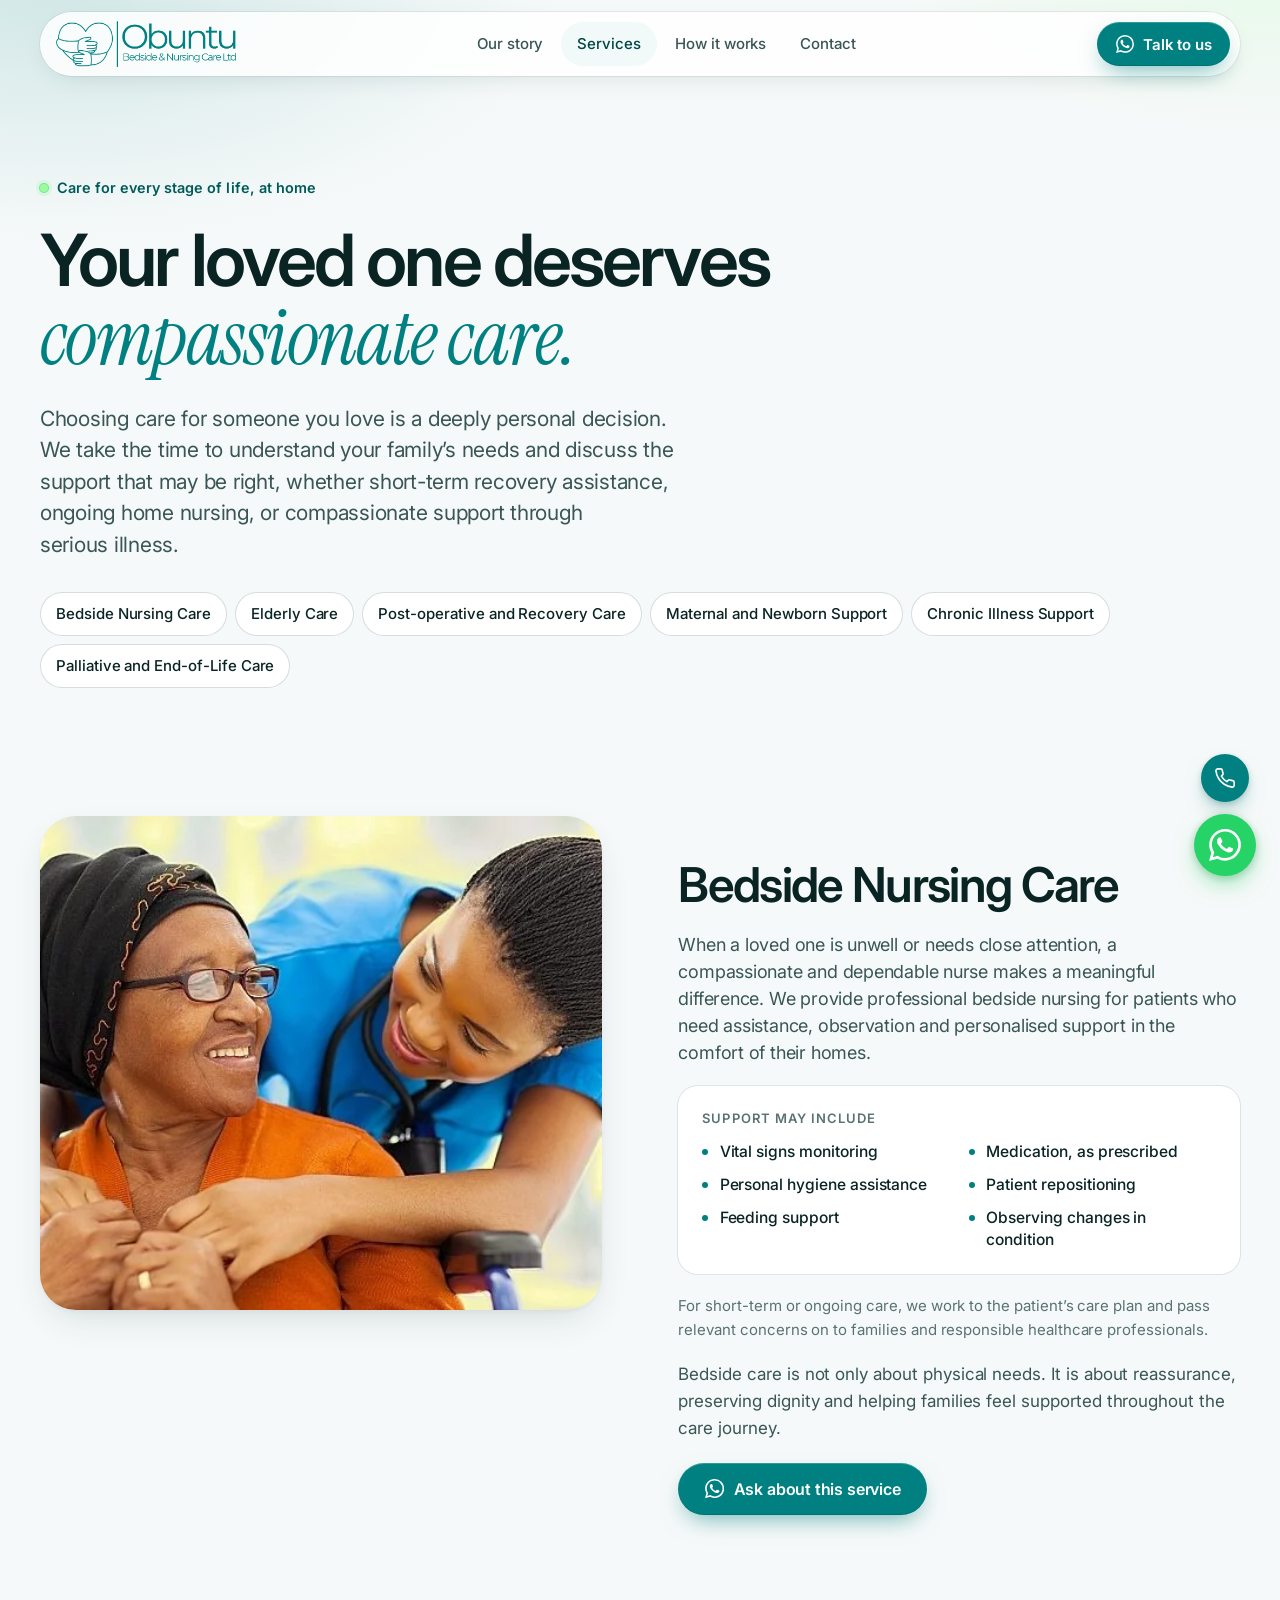
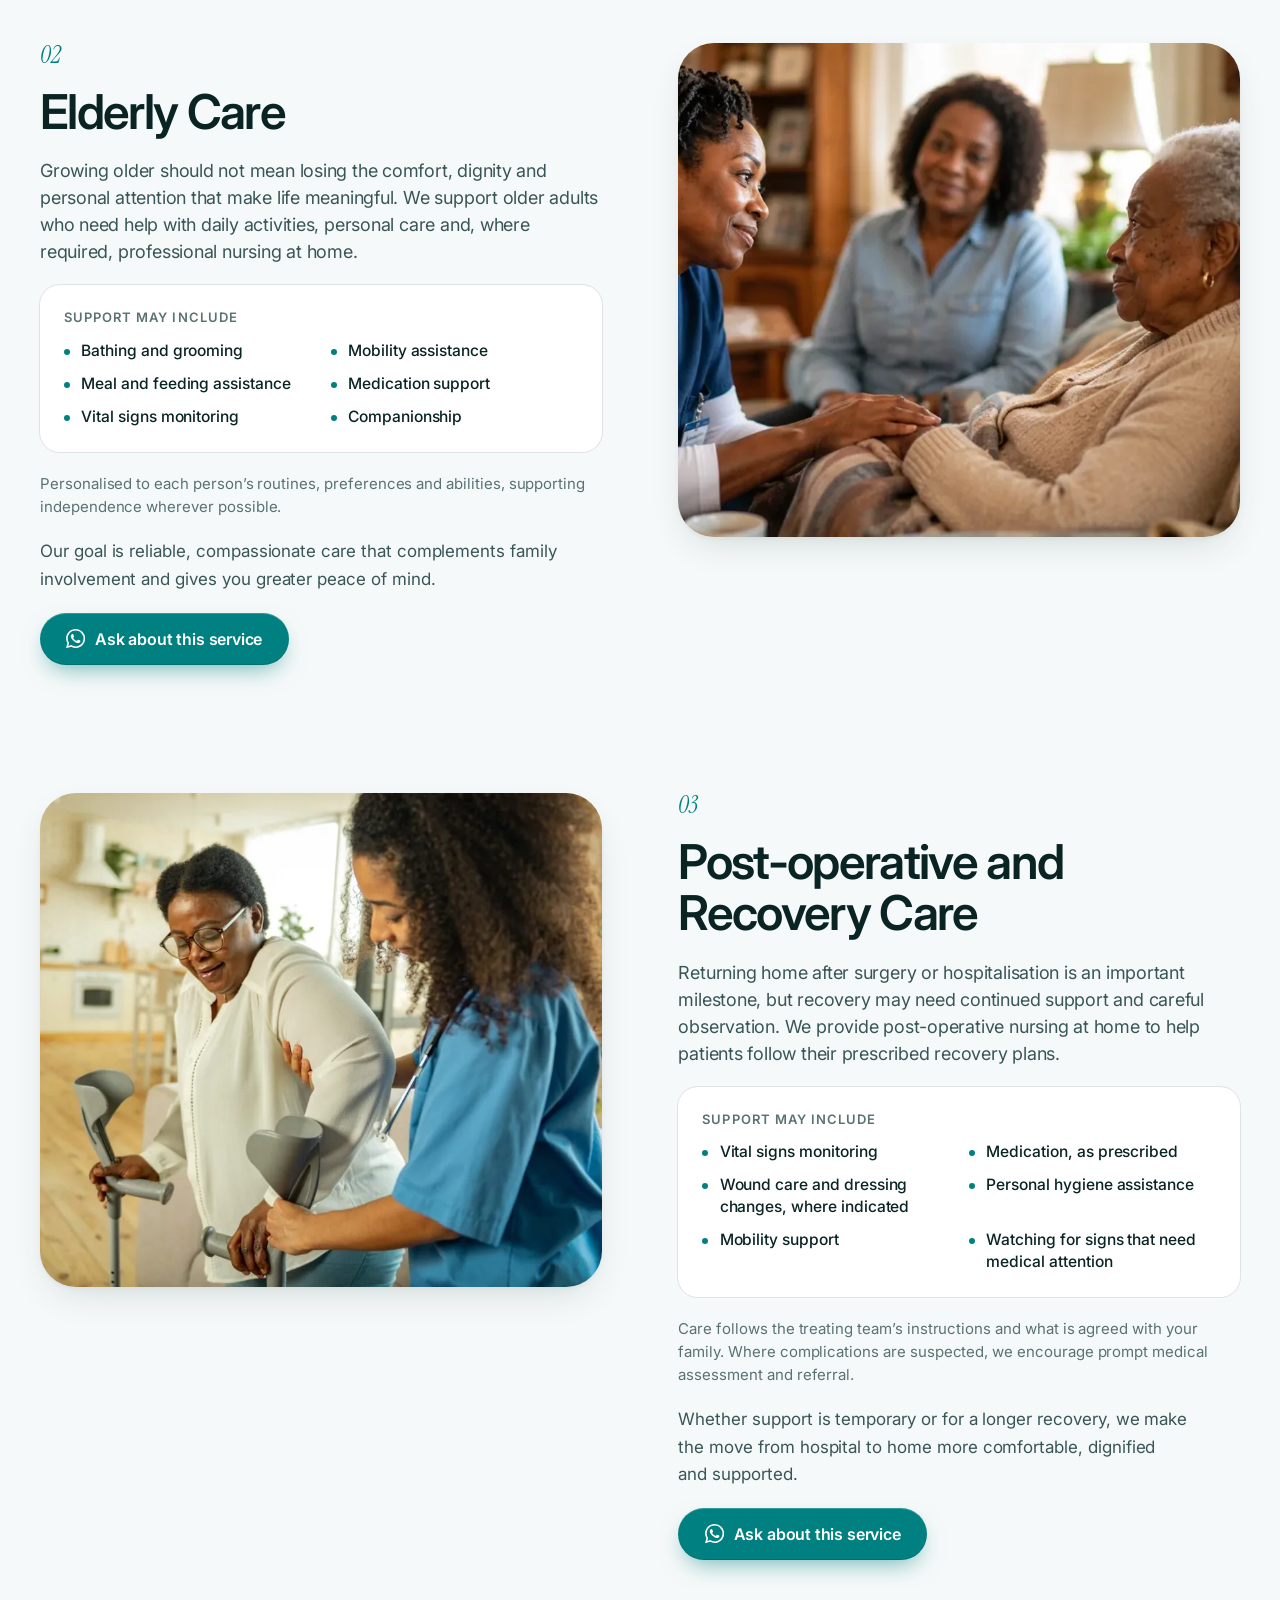
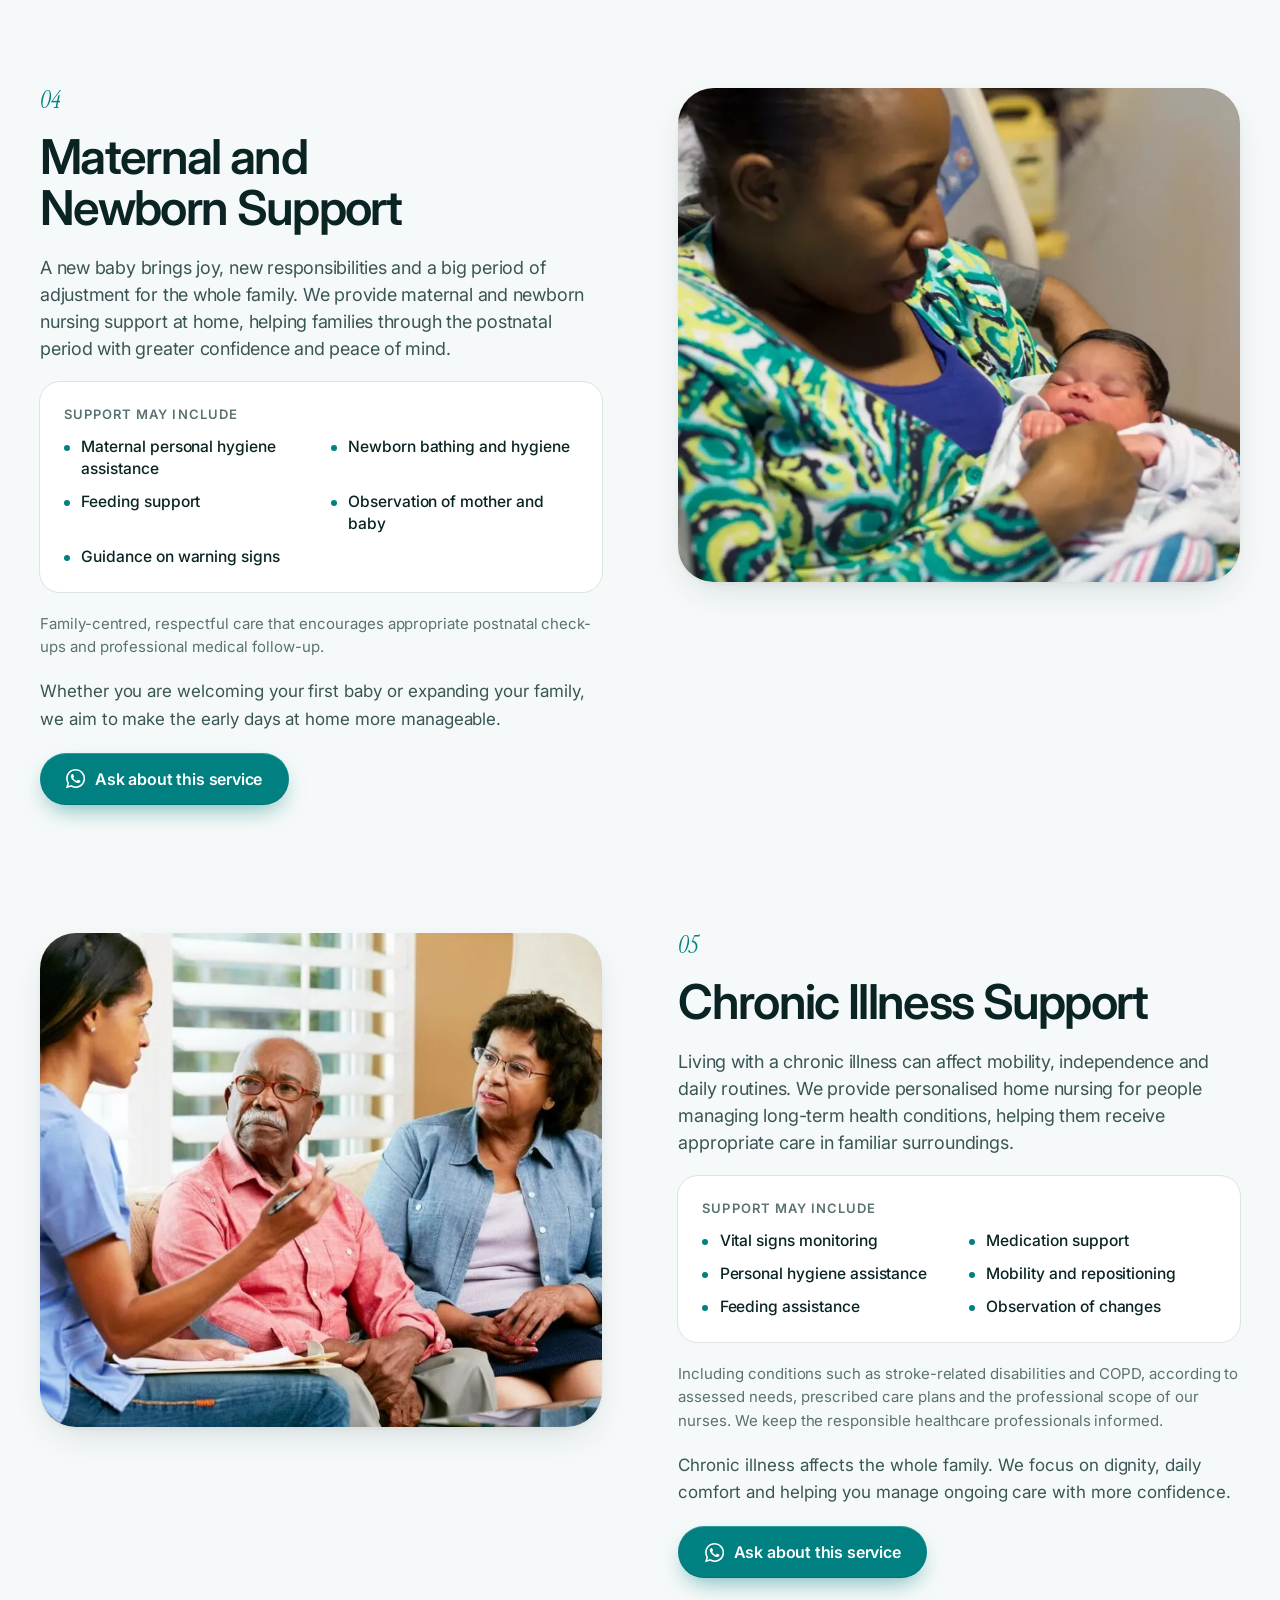
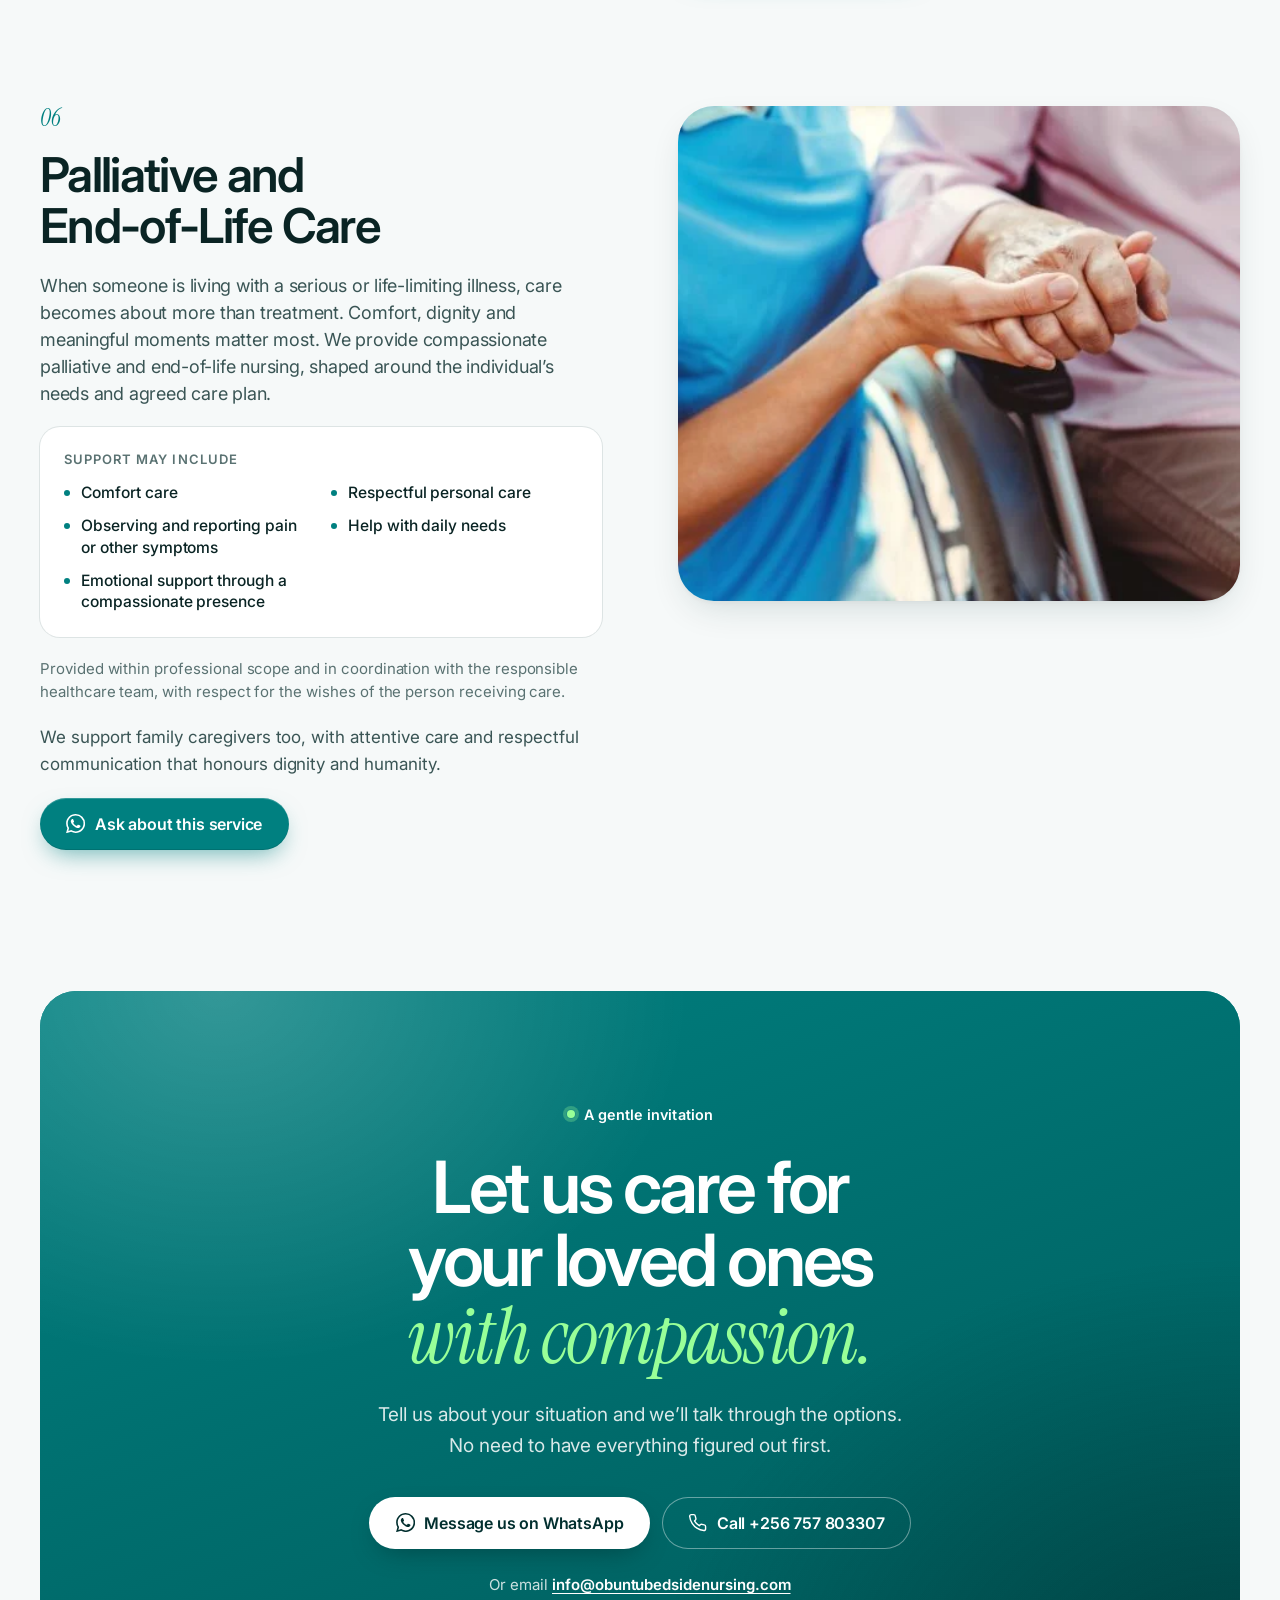
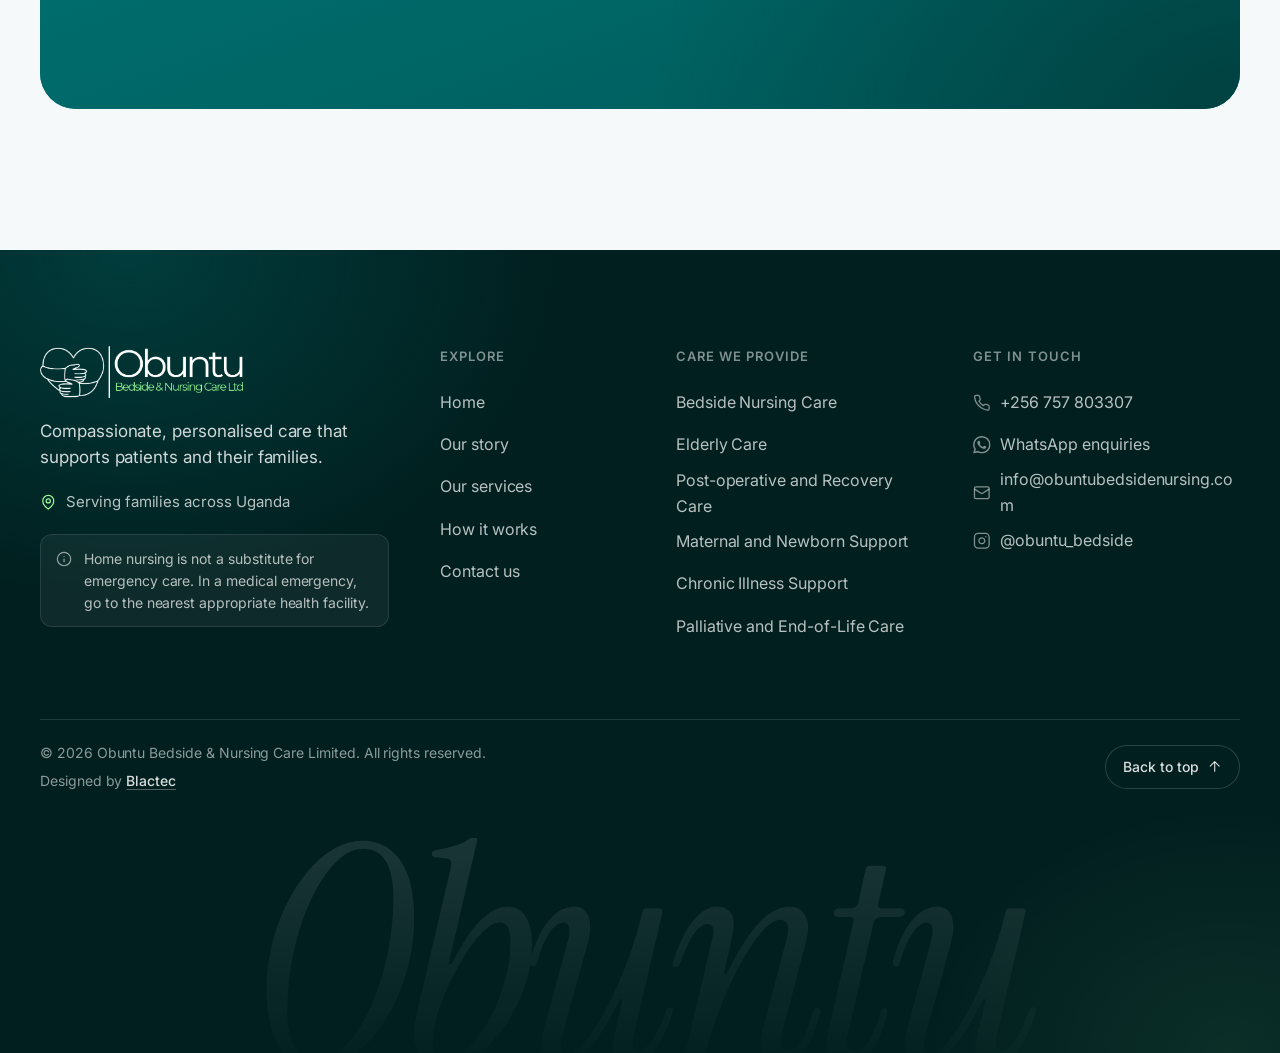
<file: our-services/index.html>
<!doctype html>
<html lang="en">
<head>
<meta charset="utf-8">
<meta name="viewport" content="width=device-width, initial-scale=1, viewport-fit=cover">
<title>Our Services | Home Nursing &amp; Bedside Care in Uganda | Obuntu</title>
<meta name="description" content="Bedside nursing, elderly care, post-operative recovery, maternal &amp; newborn support, chronic illness and palliative care, delivered with compassion at home across Uganda.">

<link rel="canonical" href="https://balukuu.github.io/Obuntu/our-services/">
<meta name="theme-color" content="#f6f9f9">
<meta name="color-scheme" content="light">
<meta property="og:type" content="website">
<meta property="og:site_name" content="Obuntu Bedside &amp; Nursing Care">
<meta property="og:title" content="Our Services | Home Nursing &amp; Bedside Care in Uganda | Obuntu">
<meta property="og:description" content="Bedside nursing, elderly care, post-operative recovery, maternal &amp; newborn support, chronic illness and palliative care, delivered with compassion at home across Uganda.">
<meta property="og:url" content="https://balukuu.github.io/Obuntu/our-services/">
<meta property="og:image" content="https://balukuu.github.io/Obuntu/assets/img/og-card.jpg">
<meta property="og:image:type" content="image/jpeg">
<meta property="og:image:width" content="1200">
<meta property="og:image:height" content="630">
<meta property="og:image:alt" content="Obuntu Bedside &amp; Nursing Care. When you can’t always be there, we care. A smiling nurse in blue scrubs with an older patient.">
<meta property="og:locale" content="en_GB">
<meta name="twitter:card" content="summary_large_image">
<meta name="twitter:title" content="Our Services | Home Nursing &amp; Bedside Care in Uganda | Obuntu">
<meta name="twitter:description" content="Bedside nursing, elderly care, post-operative recovery, maternal &amp; newborn support, chronic illness and palliative care, delivered with compassion at home across Uganda.">
<meta name="twitter:image" content="https://balukuu.github.io/Obuntu/assets/img/og-card.jpg">
<link rel="icon" type="image/png" sizes="32x32" href="../assets/img/favicon-32.png">
<link rel="apple-touch-icon" href="../assets/img/apple-touch-icon.png">
<link rel="preconnect" href="https://fonts.googleapis.com">
<link rel="preconnect" href="https://fonts.gstatic.com" crossorigin>
<link rel="stylesheet" href="https://fonts.googleapis.com/css2?family=Inter:opsz,wght@14..32,400..700&family=Instrument+Serif:ital@0;1&display=swap">

<link rel="stylesheet" href="../assets/css/styles.css">
<script>if("IntersectionObserver" in window)document.documentElement.classList.add("js")
try{var p=location.pathname;if(location.protocol.slice(0,4)==="http"&&p.slice(-11)==="/index.html")history.replaceState(null,"",p.slice(0,-10)+location.search+location.hash)}catch(e){}</script>
<script type="application/ld+json">{"@context": "https://schema.org", "@graph": [{"@type": ["LocalBusiness", "MedicalBusiness"], "@id": "https://balukuu.github.io/Obuntu/#business", "name": "Obuntu Bedside & Nursing Care Limited", "alternateName": "Obuntu Bedside & Nursing Care Uganda", "url": "https://balukuu.github.io/Obuntu/", "logo": "https://balukuu.github.io/Obuntu/assets/img/icon-192.png", "image": "https://balukuu.github.io/Obuntu/assets/img/og.jpg", "slogan": "Compassion in Care.", "description": "Skilled, empathetic nurses providing personalised bedside and home nursing care across Uganda: elderly care, post-operative recovery, maternal and newborn support, chronic illness support and palliative care.", "telephone": "+256757803307", "email": "info@obuntubedsidenursing.com", "address": {"@type": "PostalAddress", "addressCountry": "UG"}, "areaServed": {"@type": "Country", "name": "Uganda"}, "founder": {"@type": "Person", "name": "Thunasi Oscar"}, "sameAs": ["https://www.instagram.com/obuntu_bedside/"], "contactPoint": [{"@type": "ContactPoint", "telephone": "+256757803307", "contactType": "customer service", "areaServed": "UG", "availableLanguage": ["English"]}], "hasOfferCatalog": {"@type": "OfferCatalog", "name": "Home nursing services", "itemListElement": [{"@type": "Offer", "itemOffered": {"@type": "Service", "name": "Bedside Nursing Care", "description": "When a loved one is unwell or needs close attention, a compassionate and dependable nurse makes a meaningful difference. We provide professional bedside nursing for patients who need assistance, observation and personalised support in the comfort of their homes.", "areaServed": "Uganda", "provider": {"@id": "https://balukuu.github.io/Obuntu/#business"}}}, {"@type": "Offer", "itemOffered": {"@type": "Service", "name": "Elderly Care", "description": "Growing older should not mean losing the comfort, dignity and personal attention that make life meaningful. We support older adults who need help with daily activities, personal care and, where required, professional nursing at home.", "areaServed": "Uganda", "provider": {"@id": "https://balukuu.github.io/Obuntu/#business"}}}, {"@type": "Offer", "itemOffered": {"@type": "Service", "name": "Post-operative and Recovery Care", "description": "Returning home after surgery or hospitalisation is an important milestone, but recovery may need continued support and careful observation. We provide post-operative nursing at home to help patients follow their prescribed recovery plans.", "areaServed": "Uganda", "provider": {"@id": "https://balukuu.github.io/Obuntu/#business"}}}, {"@type": "Offer", "itemOffered": {"@type": "Service", "name": "Maternal and Newborn Support", "description": "A new baby brings joy, new responsibilities and a big period of adjustment for the whole family. We provide maternal and newborn nursing support at home, helping families through the postnatal period with greater confidence and peace of mind.", "areaServed": "Uganda", "provider": {"@id": "https://balukuu.github.io/Obuntu/#business"}}}, {"@type": "Offer", "itemOffered": {"@type": "Service", "name": "Chronic Illness Support", "description": "Living with a chronic illness can affect mobility, independence and daily routines. We provide personalised home nursing for people managing long-term health conditions, helping them receive appropriate care in familiar surroundings.", "areaServed": "Uganda", "provider": {"@id": "https://balukuu.github.io/Obuntu/#business"}}}, {"@type": "Offer", "itemOffered": {"@type": "Service", "name": "Palliative and End-of-Life Care", "description": "When someone is living with a serious or life-limiting illness, care becomes about more than treatment. Comfort, dignity and meaningful moments matter most. We provide compassionate palliative and end-of-life nursing, shaped around the individual’s needs and agreed care plan.", "areaServed": "Uganda", "provider": {"@id": "https://balukuu.github.io/Obuntu/#business"}}}]}}]}</script><script type="application/ld+json">{"@context": "https://schema.org", "@type": "BreadcrumbList", "itemListElement": [{"@type": "ListItem", "position": 1, "name": "Home", "item": "https://balukuu.github.io/Obuntu/"}, {"@type": "ListItem", "position": 2, "name": "Our Services", "item": "https://balukuu.github.io/Obuntu/our-services/"}]}</script>
</head>
<body id="top">
<svg xmlns="http://www.w3.org/2000/svg" style="position:absolute;width:0;height:0;overflow:hidden" aria-hidden="true" focusable="false"><symbol id="i-arrow" viewBox="0 0 24 24"><path d="M5 12h14"/><path d="m13 5 7 7-7 7"/></symbol><symbol id="i-check" viewBox="0 0 24 24"><path d="M20 6 9 17l-5-5"/></symbol><symbol id="i-phone" viewBox="0 0 24 24"><path d="M22 16.92v3a2 2 0 0 1-2.18 2 19.79 19.79 0 0 1-8.63-3.07 19.5 19.5 0 0 1-6-6 19.79 19.79 0 0 1-3.07-8.67A2 2 0 0 1 4.11 2h3a2 2 0 0 1 2 1.72 12.84 12.84 0 0 0 .7 2.81 2 2 0 0 1-.45 2.11L8.09 9.91a16 16 0 0 0 6 6l1.27-1.27a2 2 0 0 1 2.11-.45 12.84 12.84 0 0 0 2.81.7A2 2 0 0 1 22 16.92z"/></symbol><symbol id="i-mail" viewBox="0 0 24 24"><rect width="20" height="16" x="2" y="4" rx="2"/><path d="m22 7-8.97 5.7a1.94 1.94 0 0 1-2.06 0L2 7"/></symbol><symbol id="i-instagram" viewBox="0 0 24 24"><rect width="20" height="20" x="2" y="2" rx="5" ry="5"/><path d="M16 11.37A4 4 0 1 1 12.63 8 4 4 0 0 1 16 11.37z"/><path d="M17.5 6.5h.01"/></symbol><symbol id="i-shield" viewBox="0 0 24 24"><path d="M20 13c0 5-3.5 7.5-7.66 8.95a1 1 0 0 1-.67-.01C7.5 20.5 4 18 4 13V6a1 1 0 0 1 1-1c2 0 4.5-1.2 6.24-2.72a1.17 1.17 0 0 1 1.52 0C14.51 3.81 17 5 19 5a1 1 0 0 1 1 1z"/><path d="m9 12 2 2 4-4"/></symbol><symbol id="i-clipboard" viewBox="0 0 24 24"><rect width="8" height="4" x="8" y="2" rx="1" ry="1"/><path d="M16 4h2a2 2 0 0 1 2 2v14a2 2 0 0 1-2 2H6a2 2 0 0 1-2-2V6a2 2 0 0 1 2-2h2"/><path d="m9 14 2 2 4-4"/></symbol><symbol id="i-users" viewBox="0 0 24 24"><path d="M16 21v-2a4 4 0 0 0-4-4H6a4 4 0 0 0-4 4v2"/><circle cx="9" cy="7" r="4"/><path d="M22 21v-2a4 4 0 0 0-3-3.87"/><path d="M16 3.13a4 4 0 0 1 0 7.75"/></symbol><symbol id="i-heart" viewBox="0 0 24 24"><path d="M19 14c1.49-1.46 3-3.21 3-5.5A5.5 5.5 0 0 0 16.5 3c-1.76 0-3 .5-4.5 2-1.5-1.5-2.74-2-4.5-2A5.5 5.5 0 0 0 2 8.5c0 2.3 1.5 4.05 3 5.5l7 7Z"/></symbol><symbol id="i-pin" viewBox="0 0 24 24"><path d="M20 10c0 6-8 12-8 12s-8-6-8-12a8 8 0 0 1 16 0Z"/><circle cx="12" cy="10" r="3"/></symbol><symbol id="i-whatsapp" viewBox="0 0 24 24"><path d="M17.472 14.382c-.297-.149-1.758-.867-2.03-.967-.273-.099-.471-.148-.67.15-.197.297-.767.966-.94 1.164-.173.199-.347.223-.644.075-.3-.15-1.263-.465-2.403-1.485-.888-.795-1.484-1.77-1.66-2.07-.174-.3-.019-.465.13-.615.136-.135.301-.345.451-.52.15-.18.2-.3.3-.5.1-.2.05-.375-.025-.525-.075-.149-.67-1.62-.916-2.215-.242-.58-.487-.5-.67-.51-.172-.01-.37-.01-.57-.01-.2 0-.52.074-.792.372-.272.297-1.04 1.016-1.04 2.479 0 1.462 1.065 2.875 1.213 3.074.149.198 2.095 3.2 5.076 4.487.709.306 1.262.489 1.694.625.712.227 1.36.195 1.871.118.571-.085 1.758-.719 2.006-1.413.248-.694.248-1.289.173-1.413-.074-.124-.272-.198-.57-.347m-5.421 7.403h-.004a9.87 9.87 0 01-5.031-1.378l-.361-.214-3.741.982.998-3.648-.235-.374a9.86 9.86 0 01-1.51-5.26c.001-5.45 4.436-9.884 9.888-9.884 2.64 0 5.122 1.03 6.988 2.898a9.825 9.825 0 012.893 6.994c-.003 5.45-4.437 9.884-9.885 9.884m8.413-18.297A11.815 11.815 0 0012.05 0C5.495 0 .16 5.335.157 11.892c0 2.096.547 4.142 1.588 5.945L.057 24l6.305-1.654a11.882 11.882 0 005.683 1.448h.005c6.554 0 11.89-5.335 11.893-11.893a11.821 11.821 0 00-3.48-8.413z"/></symbol><symbol id="i-info" viewBox="0 0 24 24"><circle cx="12" cy="12" r="10"/><path d="M12 16v-4"/><path d="M12 8h.01"/></symbol><symbol id="i-play" viewBox="0 0 24 24"><path d="M7.5 4.9v14.2a1 1 0 0 0 1.52.85l11.4-7.1a1 1 0 0 0 0-1.7L9.02 4.05A1 1 0 0 0 7.5 4.9Z"/></symbol></svg>
<a class="skip" href="#main">Skip to content</a>
<header class="nav" data-nav>
  <div class="nav-pill">
    <a class="brand" href="../" aria-label="Obuntu Bedside &amp; Nursing Care, home">
      <img class="brand-logo" src="../assets/img/logo-teal.webp" alt="" width="660" height="169">
    </a>
    <nav class="nav-links" aria-label="Primary"><a href="../about-us/">Our story</a><a href="../our-services/" aria-current="page">Services</a><a href="../how-it-works/">How it works</a><a href="../contact-us/">Contact</a></nav>
    <div class="nav-actions">
      <a class="btn btn-primary btn-sm nav-cta" href="https://wa.me/256757803307?text=Hello%20Obuntu%20Bedside%20Services" target="_blank" rel="noopener"><svg class="ic ic-fill" aria-hidden="true"><use href="#i-whatsapp"/></svg> Talk to us</a>
      <button class="burger" type="button" aria-expanded="false" aria-controls="menu" aria-label="Open menu"><span></span><span></span></button>
    </div>
  </div>
</header>
<div class="menu" id="menu" inert>
  <nav class="menu-links" aria-label="Mobile"><a href="../about-us/" style="--i:0">Our story<svg class="ic " aria-hidden="true"><use href="#i-arrow"/></svg></a><a href="../our-services/" style="--i:1" aria-current="page">Services<svg class="ic " aria-hidden="true"><use href="#i-arrow"/></svg></a><a href="../how-it-works/" style="--i:2">How it works<svg class="ic " aria-hidden="true"><use href="#i-arrow"/></svg></a><a href="../contact-us/" style="--i:3">Contact<svg class="ic " aria-hidden="true"><use href="#i-arrow"/></svg></a></nav>
  <div class="menu-foot">
    <a class="btn btn-primary" href="https://wa.me/256757803307?text=Hello%20Obuntu%20Bedside%20Services" target="_blank" rel="noopener"><svg class="ic ic-fill" aria-hidden="true"><use href="#i-whatsapp"/></svg> Talk to our care team</a>
    <a class="btn btn-ghost" href="tel:+256757803307"><svg class="ic " aria-hidden="true"><use href="#i-phone"/></svg> Call +256 757 803307</a>
  </div>
</div>
<main id="main">
<section class="page-hero">
  <div class="container page-hero-inner">
    <span class="eyebrow"><span class="dot"></span>Care for every stage of life, at home</span>
    <h1 class="display-m">Your loved one deserves <em class="serif accent">compassionate care.</em></h1>
    <p class="lede">Choosing care for someone you love is a deeply personal decision. We take the time to understand your family’s needs and discuss the support that may be right, whether short-term recovery assistance, ongoing home nursing, or compassionate support through serious illness.</p>
    <nav class="jump" aria-label="Services"><a href="#bedside-nursing-care">Bedside Nursing Care</a><a href="#elderly-care">Elderly Care</a><a href="#post-operative-recovery-care">Post-operative and Recovery Care</a><a href="#maternal-newborn-support">Maternal and Newborn Support</a><a href="#chronic-illness-support">Chronic Illness Support</a><a href="#palliative-end-of-life-care">Palliative and End-of-Life Care</a></nav>
  </div>
</section>
<div class="container svc-rows">
<article class="row" id="bedside-nursing-care">
      <div class="row-media" data-reveal><figure><img src="../assets/img/bedside.webp" width="500" height="420" alt="A nurse smiling as she embraces an older woman in a wheelchair" loading="eager" decoding="async"></figure></div>
      <div class="row-text" data-stagger>
        <span class="row-num" data-reveal>01</span>
        <h2 data-reveal>Bedside Nursing Care</h2>
        <p class="lede" data-reveal>When a loved one is unwell or needs close attention, a compassionate and dependable nurse makes a meaningful difference. We provide professional bedside nursing for patients who need assistance, observation and personalised support in the comfort of their homes.</p>
        <div class="incl" data-reveal><h3>Support may include</h3><ul><li>Vital signs monitoring</li><li>Medication, as prescribed</li><li>Personal hygiene assistance</li><li>Patient repositioning</li><li>Feeding support</li><li>Observing changes in condition</li></ul></div>
        <p class="row-note" data-reveal>For short-term or ongoing care, we work to the patient’s care plan and pass relevant concerns on to families and responsible healthcare professionals.</p>
        <p class="row-close" data-reveal>Bedside care is not only about physical needs. It is about reassurance, preserving dignity and helping families feel supported throughout the care journey.</p>
        <a class="btn btn-primary" data-reveal href="https://wa.me/256757803307?text=Hello%20Obuntu%20Bedside%20Services%2C%20I%20would%20like%20to%20ask%20about%20Bedside%20Nursing%20Care." target="_blank" rel="noopener"><svg class="ic ic-fill" aria-hidden="true"><use href="#i-whatsapp"/></svg> Ask about this service</a>
      </div>
    </article>
<article class="row" id="elderly-care">
      <div class="row-media" data-reveal><figure><img src="../assets/img/elderly-care.webp" width="1024" height="682" alt="A nurse holding an older woman’s hands at home while a family member looks on" loading="lazy" decoding="async"></figure></div>
      <div class="row-text" data-stagger>
        <span class="row-num" data-reveal>02</span>
        <h2 data-reveal>Elderly Care</h2>
        <p class="lede" data-reveal>Growing older should not mean losing the comfort, dignity and personal attention that make life meaningful. We support older adults who need help with daily activities, personal care and, where required, professional nursing at home.</p>
        <div class="incl" data-reveal><h3>Support may include</h3><ul><li>Bathing and grooming</li><li>Mobility assistance</li><li>Meal and feeding assistance</li><li>Medication support</li><li>Vital signs monitoring</li><li>Companionship</li></ul></div>
        <p class="row-note" data-reveal>Personalised to each person’s routines, preferences and abilities, supporting independence wherever possible.</p>
        <p class="row-close" data-reveal>Our goal is reliable, compassionate care that complements family involvement and gives you greater peace of mind.</p>
        <a class="btn btn-primary" data-reveal href="https://wa.me/256757803307?text=Hello%20Obuntu%20Bedside%20Services%2C%20I%20would%20like%20to%20ask%20about%20Elderly%20Care." target="_blank" rel="noopener"><svg class="ic ic-fill" aria-hidden="true"><use href="#i-whatsapp"/></svg> Ask about this service</a>
      </div>
    </article>
<article class="row" id="post-operative-recovery-care">
      <div class="row-media" data-reveal><figure><img src="../assets/img/recovery.webp" width="1100" height="734" alt="A nurse helping a woman on crutches walk safely at home" loading="lazy" decoding="async"></figure></div>
      <div class="row-text" data-stagger>
        <span class="row-num" data-reveal>03</span>
        <h2 data-reveal>Post-operative and Recovery Care</h2>
        <p class="lede" data-reveal>Returning home after surgery or hospitalisation is an important milestone, but recovery may need continued support and careful observation. We provide post-operative nursing at home to help patients follow their prescribed recovery plans.</p>
        <div class="incl" data-reveal><h3>Support may include</h3><ul><li>Vital signs monitoring</li><li>Medication, as prescribed</li><li>Wound care and dressing changes, where indicated</li><li>Personal hygiene assistance</li><li>Mobility support</li><li>Watching for signs that need medical attention</li></ul></div>
        <p class="row-note" data-reveal>Care follows the treating team’s instructions and what is agreed with your family. Where complications are suspected, we encourage prompt medical assessment and referral.</p>
        <p class="row-close" data-reveal>Whether support is temporary or for a longer recovery, we make the move from hospital to home more comfortable, dignified and supported.</p>
        <a class="btn btn-primary" data-reveal href="https://wa.me/256757803307?text=Hello%20Obuntu%20Bedside%20Services%2C%20I%20would%20like%20to%20ask%20about%20Post-operative%20and%20Recovery%20Care." target="_blank" rel="noopener"><svg class="ic ic-fill" aria-hidden="true"><use href="#i-whatsapp"/></svg> Ask about this service</a>
      </div>
    </article>
<article class="row" id="maternal-newborn-support">
      <div class="row-media" data-reveal><figure><img src="../assets/img/maternal.webp" width="1100" height="734" alt="A new mother looking down at her sleeping newborn" loading="lazy" decoding="async"></figure></div>
      <div class="row-text" data-stagger>
        <span class="row-num" data-reveal>04</span>
        <h2 data-reveal>Maternal and Newborn Support</h2>
        <p class="lede" data-reveal>A new baby brings joy, new responsibilities and a big period of adjustment for the whole family. We provide maternal and newborn nursing support at home, helping families through the postnatal period with greater confidence and peace of mind.</p>
        <div class="incl" data-reveal><h3>Support may include</h3><ul><li>Maternal personal hygiene assistance</li><li>Newborn bathing and hygiene</li><li>Feeding support</li><li>Observation of mother and baby</li><li>Guidance on warning signs</li></ul></div>
        <p class="row-note" data-reveal>Family-centred, respectful care that encourages appropriate postnatal check-ups and professional medical follow-up.</p>
        <p class="row-close" data-reveal>Whether you are welcoming your first baby or expanding your family, we aim to make the early days at home more manageable.</p>
        <a class="btn btn-primary" data-reveal href="https://wa.me/256757803307?text=Hello%20Obuntu%20Bedside%20Services%2C%20I%20would%20like%20to%20ask%20about%20Maternal%20and%20Newborn%20Support." target="_blank" rel="noopener"><svg class="ic ic-fill" aria-hidden="true"><use href="#i-whatsapp"/></svg> Ask about this service</a>
      </div>
    </article>
<article class="row" id="chronic-illness-support">
      <div class="row-media" data-reveal><figure><img src="../assets/img/consult.webp" width="1024" height="683" alt="A nurse explaining a care plan to an older couple on their sofa" loading="lazy" decoding="async"></figure></div>
      <div class="row-text" data-stagger>
        <span class="row-num" data-reveal>05</span>
        <h2 data-reveal>Chronic Illness Support</h2>
        <p class="lede" data-reveal>Living with a chronic illness can affect mobility, independence and daily routines. We provide personalised home nursing for people managing long-term health conditions, helping them receive appropriate care in familiar surroundings.</p>
        <div class="incl" data-reveal><h3>Support may include</h3><ul><li>Vital signs monitoring</li><li>Medication support</li><li>Personal hygiene assistance</li><li>Mobility and repositioning</li><li>Feeding assistance</li><li>Observation of changes</li></ul></div>
        <p class="row-note" data-reveal>Including conditions such as stroke-related disabilities and COPD, according to assessed needs, prescribed care plans and the professional scope of our nurses. We keep the responsible healthcare professionals informed.</p>
        <p class="row-close" data-reveal>Chronic illness affects the whole family. We focus on dignity, daily comfort and helping you manage ongoing care with more confidence.</p>
        <a class="btn btn-primary" data-reveal href="https://wa.me/256757803307?text=Hello%20Obuntu%20Bedside%20Services%2C%20I%20would%20like%20to%20ask%20about%20Chronic%20Illness%20Support." target="_blank" rel="noopener"><svg class="ic ic-fill" aria-hidden="true"><use href="#i-whatsapp"/></svg> Ask about this service</a>
      </div>
    </article>
<article class="row" id="palliative-end-of-life-care">
      <div class="row-media" data-reveal><figure><img src="../assets/img/palliative.webp" width="600" height="400" alt="A nurse gently holding an elderly patient’s hand" loading="lazy" decoding="async"></figure></div>
      <div class="row-text" data-stagger>
        <span class="row-num" data-reveal>06</span>
        <h2 data-reveal>Palliative and End-of-Life Care</h2>
        <p class="lede" data-reveal>When someone is living with a serious or life-limiting illness, care becomes about more than treatment. Comfort, dignity and meaningful moments matter most. We provide compassionate palliative and end-of-life nursing, shaped around the individual’s needs and agreed care plan.</p>
        <div class="incl" data-reveal><h3>Support may include</h3><ul><li>Comfort care</li><li>Respectful personal care</li><li>Observing and reporting pain or other symptoms</li><li>Help with daily needs</li><li>Emotional support through a compassionate presence</li></ul></div>
        <p class="row-note" data-reveal>Provided within professional scope and in coordination with the responsible healthcare team, with respect for the wishes of the person receiving care.</p>
        <p class="row-close" data-reveal>We support family caregivers too, with attentive care and respectful communication that honours dignity and humanity.</p>
        <a class="btn btn-primary" data-reveal href="https://wa.me/256757803307?text=Hello%20Obuntu%20Bedside%20Services%2C%20I%20would%20like%20to%20ask%20about%20Palliative%20and%20End-of-Life%20Care." target="_blank" rel="noopener"><svg class="ic ic-fill" aria-hidden="true"><use href="#i-whatsapp"/></svg> Ask about this service</a>
      </div>
    </article>
</div>
<section class="final-wrap">
  <div class="container">
    <div class="final on-dark" data-reveal>
      <div class="final-inner">
        <span class="eyebrow"><span class="dot"></span>A gentle invitation</span>
        <h2>Let us care for your loved ones <em class="serif">with compassion.</em></h2>
        <p>Tell us about your situation and we’ll talk through the options. No need to have everything figured out first.</p>
        <div class="cta-row">
          <a class="btn btn-light" href="https://wa.me/256757803307?text=Hello%20Obuntu%20Bedside%20Services" target="_blank" rel="noopener"><svg class="ic ic-fill" aria-hidden="true"><use href="#i-whatsapp"/></svg> Message us on WhatsApp</a>
          <a class="btn btn-outline-light" href="tel:+256757803307"><svg class="ic " aria-hidden="true"><use href="#i-phone"/></svg> Call +256 757 803307</a>
        </div>
        <p class="alt">Or email <a href="mailto:info@obuntubedsidenursing.com">info@obuntubedsidenursing.com</a></p>
      </div>
    </div>
  </div>
</section>

</main>
<footer class="footer on-dark">
  <div class="container">
    <div class="footer-grid">
      <div class="footer-about">
        <a class="brand" href="../" aria-label="Obuntu Bedside &amp; Nursing Care, home">
          <img class="brand-logo" src="../assets/img/logo-white.webp" alt="" width="660" height="169">
        </a>
        <p class="footer-tag">Compassionate, personalised care that supports patients and their families.</p>
        <p class="footer-where"><svg class="ic " aria-hidden="true"><use href="#i-pin"/></svg> Serving families across Uganda</p>
        <div class="footer-alert" role="note">
          <svg class="ic " aria-hidden="true"><use href="#i-info"/></svg>
          <p>Home nursing is not a substitute for emergency care. In a medical emergency, go to the nearest appropriate health facility.</p>
        </div>
      </div>
      <nav aria-label="Explore">
        <h4>Explore</h4>
        <ul>
          <li><a href="../">Home</a></li>
          <li><a href="../about-us/">Our story</a></li>
          <li><a href="../our-services/">Our services</a></li>
          <li><a href="../how-it-works/">How it works</a></li>
          <li><a href="../contact-us/">Contact us</a></li>
        </ul>
      </nav>
      <div>
        <h4>Care we provide</h4>
        <ul><li><a href="../our-services/#bedside-nursing-care">Bedside Nursing Care</a></li><li><a href="../our-services/#elderly-care">Elderly Care</a></li><li><a href="../our-services/#post-operative-recovery-care">Post-operative and Recovery Care</a></li><li><a href="../our-services/#maternal-newborn-support">Maternal and Newborn Support</a></li><li><a href="../our-services/#chronic-illness-support">Chronic Illness Support</a></li><li><a href="../our-services/#palliative-end-of-life-care">Palliative and End-of-Life Care</a></li></ul>
      </div>
      <div>
        <h4>Get in touch</h4>
        <ul>
          <li><a href="tel:+256757803307"><svg class="ic " aria-hidden="true"><use href="#i-phone"/></svg> +256 757 803307</a></li>
          <li><a href="https://wa.me/256757803307?text=Hello%20Obuntu%20Bedside%20Services" target="_blank" rel="noopener"><svg class="ic ic-fill" aria-hidden="true"><use href="#i-whatsapp"/></svg> WhatsApp enquiries</a></li>
          <li><a href="mailto:info@obuntubedsidenursing.com"><svg class="ic " aria-hidden="true"><use href="#i-mail"/></svg> info@obuntubedsidenursing.com</a></li>
          <li><a href="https://www.instagram.com/obuntu_bedside/" target="_blank" rel="noopener"><svg class="ic " aria-hidden="true"><use href="#i-instagram"/></svg> @obuntu_bedside</a></li>
        </ul>
      </div>
    </div>
    <div class="footer-bottom">
      <div class="legal">
        <span>© 2026 Obuntu Bedside &amp; Nursing Care Limited. All rights reserved.</span>
        <span class="credit">Designed by <a href="https://blactec.ug" target="_blank" rel="noopener">Blactec</a></span>
      </div>
      <a class="to-top" href="#top">Back to top <svg class="ic " aria-hidden="true"><use href="#i-arrow"/></svg></a>
    </div>
  </div>
  <span class="footer-mark" aria-hidden="true">Obuntu</span>
</footer>
<div class="fab" data-fab>
  <a class="fab-call" href="tel:+256757803307" aria-label="Call Obuntu on +256 757 803307"><svg class="ic " aria-hidden="true"><use href="#i-phone"/></svg></a>
  <a class="fab-wa" href="https://wa.me/256757803307?text=Hello%20Obuntu%20Bedside%20Services" target="_blank" rel="noopener" aria-label="Chat with Obuntu on WhatsApp" title="Chat on WhatsApp"><svg class="ic ic-fill" aria-hidden="true"><use href="#i-whatsapp"/></svg></a>
</div>
<script src="../assets/js/main.js" defer></script>
</body>
</html>
</file>
<file: assets/css/styles.css>
/* ==========================================================================
   Obuntu Bedside & Nursing Care: design system
   Primary  #008080 (teal)   ·   Secondary #98FF98 (mint, accents only)
   Principles: restraint, one idea per screen, response on press, springs/ease-out,
   translucent materials for chrome, size-specific tracking, reduced-motion aware.
   ========================================================================== */

/* ---------- Tokens ---------- */
:root {
  --teal: #008080;
  --teal-600: #006d6d;
  --teal-700: #005a5a;
  --teal-800: #004646;
  --teal-900: #022f2f;
  --teal-950: #011f1f;
  --teal-50: #f1f9f9;
  --teal-100: #def1f0;
  --teal-200: #bfe3e2;
  --mint: #98ff98;

  --ink: #0a2424;
  --ink-2: #3a5555;
  --ink-3: #5a7272;
  --bg: #f6f9f9;
  --surface: #ffffff;
  --line: rgba(2, 47, 47, 0.1);
  --line-strong: rgba(2, 47, 47, 0.16);

  --shadow-sm: 0 1px 2px rgba(2, 47, 47, 0.05), 0 2px 10px rgba(2, 47, 47, 0.04);
  --shadow-md: 0 2px 4px rgba(2, 47, 47, 0.04), 0 14px 36px -10px rgba(2, 47, 47, 0.16);
  --shadow-lg: 0 4px 8px rgba(2, 47, 47, 0.04), 0 36px 90px -20px rgba(2, 47, 47, 0.3);

  --r-sm: 12px;
  --r-md: 20px;
  --r-lg: 28px;
  --r-xl: 36px;

  --gutter: clamp(16px, 4vw, 32px);
  --maxw: 1200px;
  --maxw-wide: 1320px;
  --nav-h: 64px;
  --section-y: clamp(72px, 11vw, 148px);

  --wa: #25d366;
  --wa-600: #1ebe5a;

  --ease-out: cubic-bezier(0.23, 1, 0.32, 1);
  --ease-drawer: cubic-bezier(0.32, 0.72, 0, 1);

  --font: "Inter", ui-sans-serif, system-ui, -apple-system, "Segoe UI", Roboto, "Helvetica Neue", Arial, sans-serif;
  --serif: "Instrument Serif", "Iowan Old Style", "Palatino Linotype", Georgia, serif;
}

/* ---------- Base ---------- */
*,
*::before,
*::after { box-sizing: border-box; }

html {
  -webkit-text-size-adjust: 100%;
  -webkit-tap-highlight-color: transparent;
  scroll-behavior: smooth;
  scroll-padding-top: 96px;
}
@media (prefers-reduced-motion: reduce) { html { scroll-behavior: auto; } }

body {
  margin: 0;
  font-family: var(--font);
  font-size: 1.0625rem;
  line-height: 1.6;
  letter-spacing: -0.003em;
  color: var(--ink);
  background: var(--bg);
  font-optical-sizing: auto;
  -webkit-font-smoothing: antialiased;
  -moz-osx-font-smoothing: grayscale;
  overflow-x: clip;
}
body.is-locked { overflow: hidden; }

img, svg, video { display: block; max-width: 100%; }
img { height: auto; }
a { color: inherit; text-decoration: none; }
h1, h2, h3, h4, p, ul, ol, figure, blockquote { margin: 0; }
ul, ol { padding: 0; list-style: none; }
button, input, textarea, select { font: inherit; color: inherit; }
fieldset { border: 0; padding: 0; margin: 0; min-width: 0; }
legend { padding: 0; }

a, button, [role="button"], summary, label { touch-action: manipulation; }
button, [role="button"] { -webkit-user-select: none; user-select: none; -webkit-touch-callout: none; }

:focus-visible { outline: 3px solid var(--teal); outline-offset: 3px; border-radius: 8px; }
.on-dark :focus-visible { outline-color: var(--mint); }
::selection { background: var(--mint); color: var(--teal-950); }

.skip {
  position: fixed; left: 16px; top: -80px; z-index: 100;
  padding: 12px 18px; border-radius: 999px; background: var(--teal-900); color: #fff; font-weight: 600;
  transition: top 200ms var(--ease-out);
}
.skip:focus { top: 16px; }

.ic { width: 1.25em; height: 1.25em; flex: none; fill: none; stroke: currentColor; stroke-width: 1.75; stroke-linecap: round; stroke-linejoin: round; }

/* ---------- Type ---------- */
.display {
  font-size: clamp(2.6rem, 1.35rem + 5.7vw, 5.5rem);
  line-height: 1.02;
  letter-spacing: -0.045em;
  font-weight: 600;
  text-wrap: balance;
}
.display-m {
  font-size: clamp(2.25rem, 1.2rem + 4.2vw, 4.5rem);
  line-height: 1.04;
  letter-spacing: -0.04em;
  font-weight: 600;
  text-wrap: balance;
}
h2 {
  font-size: clamp(2rem, 1.2rem + 3.2vw, 3.5rem);
  line-height: 1.06;
  letter-spacing: -0.035em;
  font-weight: 600;
  text-wrap: balance;
}
h3 { font-size: 1.375rem; line-height: 1.25; letter-spacing: -0.02em; font-weight: 600; }
p { text-wrap: pretty; }

.lede {
  font-size: clamp(1.125rem, 1rem + 0.5vw, 1.3125rem);
  line-height: 1.5;
  letter-spacing: -0.012em;
  color: var(--ink-2);
}
.serif { font-family: var(--serif); font-style: italic; font-weight: 400; letter-spacing: -0.02em; font-size: 1.08em; }
.accent { color: var(--teal); }
.muted { color: var(--ink-2); }
.tnum { font-variant-numeric: tabular-nums; }

.eyebrow {
  display: inline-flex; align-items: center; gap: 0.55rem;
  font-size: 0.9rem; font-weight: 600; letter-spacing: 0.002em; color: var(--teal-700);
}
.dot {
  width: 8px; height: 8px; border-radius: 50%; background: var(--mint);
  box-shadow: 0 0 0 1px rgba(0, 128, 128, 0.35), 0 0 0 4px rgba(152, 255, 152, 0.28);
}

/* ---------- Layout ---------- */
.container { width: min(var(--maxw), 100% - 2 * var(--gutter)); margin-inline: auto; }
.container-wide { width: min(var(--maxw-wide), 100% - 2 * var(--gutter)); margin-inline: auto; }
.section { padding-block: var(--section-y); }
.section-flush { padding-top: 0; }
.section-tight { padding-top: clamp(40px, 6vw, 80px); }
.section-head { display: flex; flex-direction: column; gap: 1rem; max-width: 46rem; }
.section-head.center { align-items: center; text-align: center; margin-inline: auto; }
.split-head { display: flex; align-items: flex-end; justify-content: space-between; gap: 1.5rem 3rem; flex-wrap: wrap; }

/* ---------- Buttons ---------- */
.btn {
  --h: 52px;
  display: inline-flex; align-items: center; justify-content: center; gap: 0.6rem;
  height: var(--h); padding: 0 1.65rem; border: 0; border-radius: 999px;
  font-weight: 600; font-size: 1rem; line-height: 1; letter-spacing: -0.011em; white-space: nowrap;
  cursor: pointer;
  transition: transform 160ms var(--ease-out), background-color 200ms ease, box-shadow 200ms ease, color 200ms ease;
}
.btn:active { transform: scale(0.97); }
.btn .ic { width: 1.2em; height: 1.2em; }
.btn .arrow { transition: transform 240ms var(--ease-out); }
.btn-sm { --h: 44px; padding: 0 1.15rem; font-size: 0.9375rem; }
.btn-primary {
  background: var(--teal); color: #fff;
  box-shadow: 0 1px 0 rgba(255, 255, 255, 0.2) inset, 0 -1px 0 rgba(0, 0, 0, 0.12) inset, 0 10px 24px -8px rgba(0, 128, 128, 0.6);
}
.btn-ghost { background: rgba(255, 255, 255, 0.7); color: var(--ink); box-shadow: 0 0 0 1px var(--line-strong) inset; }
.btn-light { background: #fff; color: var(--teal-900); box-shadow: 0 10px 28px -10px rgba(0, 0, 0, 0.35); }
.btn-outline-light { background: transparent; color: #fff; box-shadow: 0 0 0 1px rgba(255, 255, 255, 0.4) inset; }
@media (hover: hover) and (pointer: fine) {
  .btn-primary:hover { background: var(--teal-600); }
  .btn-ghost:hover { background: #fff; }
  .btn-light:hover { background: var(--teal-50); }
  .btn-outline-light:hover { background: rgba(255, 255, 255, 0.1); }
  .btn:hover .arrow { transform: translateX(3px); }
}

.link-arrow { display: inline-flex; align-items: center; gap: 0.4rem; font-weight: 600; color: var(--teal-700); min-height: 44px; }
.link-arrow-inline { display: inline; } /* a .link-arrow sitting inside a sentence */
.link-arrow .ic { width: 1.1em; height: 1.1em; transition: transform 240ms var(--ease-out); }
@media (hover: hover) and (pointer: fine) { .link-arrow:hover .ic { transform: translateX(3px); } }

/* ---------- Materials ---------- */
.glass {
  background: rgba(255, 255, 255, 0.72);
  -webkit-backdrop-filter: blur(14px);
  backdrop-filter: blur(14px);
  border: 1px solid rgba(255, 255, 255, 0.65);
  border-top-color: rgba(255, 255, 255, 0.95);
  box-shadow: 0 12px 40px -14px rgba(1, 31, 31, 0.4);
}
@media (prefers-reduced-transparency: reduce) {
  .glass, .nav-pill, .menu { background: #fff !important; -webkit-backdrop-filter: none !important; backdrop-filter: none !important; }
}
@media (prefers-contrast: more) {
  .glass, .nav-pill { background: #fff; border-color: var(--ink); }
  .eyebrow, .link-arrow { color: var(--teal-800); }
}

/* ---------- Navigation ---------- */
.nav {
  position: fixed; z-index: 50; left: 0; right: 0; top: max(12px, env(safe-area-inset-top));
  display: flex; justify-content: center; padding-inline: max(12px, env(safe-area-inset-left));
  pointer-events: none; view-transition-name: site-nav;
}
.nav-pill {
  pointer-events: auto; width: min(var(--maxw), 100%); height: var(--nav-h);
  display: flex; align-items: center; justify-content: space-between; gap: 1rem; padding: 0 10px 0 16px;
  border-radius: 999px; background: rgba(255, 255, 255, 0.84);
  -webkit-backdrop-filter: blur(16px) saturate(150%); backdrop-filter: blur(16px) saturate(150%);
  box-shadow: 0 0 0 1px rgba(2, 47, 47, 0.07), 0 8px 30px -14px rgba(2, 47, 47, 0.2);
  transition: background-color 250ms ease, box-shadow 250ms ease;
}
.nav.is-scrolled .nav-pill { background: rgba(255, 255, 255, 0.93); box-shadow: 0 0 0 1px rgba(2, 47, 47, 0.08), 0 12px 36px -14px rgba(2, 47, 47, 0.28); }

.brand { display: inline-flex; align-items: center; min-height: 44px; }
.brand-logo { display: block; height: 46px; width: auto; }

.nav-links { display: flex; align-items: center; gap: 2px; }
.nav-links a { padding: 10px 16px; border-radius: 999px; font-size: 0.9375rem; font-weight: 500; color: var(--ink-2); transition: background-color 200ms ease, color 200ms ease; }
.nav-links a[aria-current="page"] { color: var(--teal-800); background: var(--teal-50); }
@media (hover: hover) and (pointer: fine) { .nav-links a:hover { color: var(--teal-800); background: var(--teal-50); } }

.nav-actions { display: flex; align-items: center; gap: 6px; }

.burger {
  display: none; position: relative; width: 44px; height: 44px; border: 0; border-radius: 50%;
  background: var(--teal-50); cursor: pointer; transition: transform 160ms var(--ease-out);
}
.burger:active { transform: scale(0.94); }
.burger span {
  position: absolute; left: 13px; width: 18px; height: 2px; border-radius: 2px; background: var(--teal-800);
  transition: transform 320ms var(--ease-drawer), top 320ms var(--ease-drawer);
}
.burger span:nth-child(1) { top: 17px; }
.burger span:nth-child(2) { top: 25px; }
.burger[aria-expanded="true"] span:nth-child(1) { top: 21px; transform: rotate(45deg); }
.burger[aria-expanded="true"] span:nth-child(2) { top: 21px; transform: rotate(-45deg); }

.menu {
  position: fixed; inset: 0; z-index: 40; display: flex; flex-direction: column; justify-content: space-between; gap: 2rem;
  padding: calc(var(--nav-h) + 44px) var(--gutter) calc(24px + env(safe-area-inset-bottom));
  background: rgba(246, 249, 249, 0.94);
  -webkit-backdrop-filter: blur(28px) saturate(160%); backdrop-filter: blur(28px) saturate(160%);
  overflow-y: auto; overscroll-behavior: contain;
  visibility: hidden; opacity: 0; transform: translateY(-12px);
  transition: opacity 240ms var(--ease-out), transform 380ms var(--ease-drawer), visibility 0s linear 380ms;
}
.menu.is-open { visibility: visible; opacity: 1; transform: none; transition-delay: 0s; }
.menu-links a {
  display: flex; align-items: center; justify-content: space-between; padding: 1.05rem 0;
  border-bottom: 1px solid var(--line); font-size: clamp(1.75rem, 7vw, 2.25rem); font-weight: 600; letter-spacing: -0.035em;
  opacity: 0; transform: translateY(10px);
  transition: opacity 400ms var(--ease-out), transform 400ms var(--ease-out);
  transition-delay: calc(var(--i, 0) * 45ms + 80ms);
}
.menu.is-open .menu-links a { opacity: 1; transform: none; }
.menu-links a .ic { color: var(--teal); }
.menu-foot { display: grid; gap: 12px; }
.menu-foot .btn { width: 100%; }

@media (max-width: 900px) {
  .nav-links, .nav-cta { display: none; }
  .burger { display: block; }
}
@media (max-width: 380px) { .brand-logo { height: 38px; } }

/* ---------- Floating contact buttons: WhatsApp (all screens) + Call (phones) ---------- */
.ic-fill { fill: currentColor; stroke: none; }
.fab {
  position: fixed; z-index: 45; right: max(16px, env(safe-area-inset-right)); bottom: max(16px, env(safe-area-inset-bottom));
  display: flex; flex-direction: column; align-items: center; gap: 12px;
  animation: rise 700ms var(--ease-out) 900ms backwards;
  transition: transform 420ms var(--ease-drawer), opacity 240ms var(--ease-out), visibility 0s;
}
.fab.is-hidden {
  transform: translateY(140%); opacity: 0; visibility: hidden; pointer-events: none;
  transition: transform 420ms var(--ease-drawer), opacity 240ms var(--ease-out), visibility 0s linear 420ms;
}
.fab a { display: grid; place-items: center; border-radius: 50%; color: #fff; transition: transform 200ms var(--ease-out), background-color 200ms ease; }
.fab a:active { transform: scale(0.94); }
.fab-wa { width: 58px; height: 58px; background: var(--wa); box-shadow: 0 10px 24px -6px rgba(37, 211, 102, 0.6), 0 2px 8px rgba(0, 0, 0, 0.2); }
.fab-wa .ic { width: 32px; height: 32px; }
.fab-call { width: 48px; height: 48px; background: var(--teal); box-shadow: 0 10px 22px -8px rgba(0, 128, 128, 0.6), 0 2px 6px rgba(0, 0, 0, 0.15); }
.fab-call .ic { width: 22px; height: 22px; }
@media (hover: hover) and (pointer: fine) {
  .fab-wa:hover { background: var(--wa-600); transform: scale(1.06); }
  .fab-call:hover { background: var(--teal-600); transform: scale(1.06); }
}
@media (min-width: 761px) {
  .fab { right: max(24px, env(safe-area-inset-right)); bottom: max(24px, env(safe-area-inset-bottom)); }
  .fab-call { display: none; }
  .fab-wa { width: 62px; height: 62px; }
}

/* ---------- Hero ---------- */
.hero { position: relative; isolation: isolate; padding-top: calc(var(--nav-h) + clamp(32px, 6vw, 72px)); padding-bottom: clamp(56px, 8vw, 112px); overflow-x: clip; }
.hero::before {
  content: ""; position: absolute; z-index: -1; inset: -10% -15% auto -15%; height: 880px;
  background:
    radial-gradient(46% 52% at 18% 18%, rgba(0, 128, 128, 0.17), transparent 72%),
    radial-gradient(40% 46% at 86% 8%, rgba(152, 255, 152, 0.22), transparent 72%),
    radial-gradient(60% 60% at 52% 0%, rgba(0, 128, 128, 0.08), transparent 70%);
}
.hero-grid { display: grid; grid-template-columns: minmax(0, 1.04fr) minmax(0, 1fr); align-items: center; gap: clamp(40px, 5vw, 72px); }
.hero-copy { display: flex; flex-direction: column; align-items: flex-start; gap: 1.5rem; }
.hero-title { font-size: clamp(2.6rem, 1rem + 4.6vw, 4.75rem); }
.hero-copy .lede { max-width: 34rem; }
.cta-row { display: flex; flex-wrap: wrap; justify-content: center; gap: 12px; margin-top: 0.5rem; }
.hero-copy .cta-row { justify-content: flex-start; }
.hero-note { display: flex; align-items: center; gap: 0.5rem; font-size: 0.9375rem; color: var(--ink-3); }
.hero-note .ic { width: 1.1em; height: 1.1em; color: var(--teal); }
.hero-note a { color: var(--teal-700); font-weight: 600; font-variant-numeric: tabular-nums; }

.hero-media { position: relative; isolation: isolate; }
.hero-media::before {
  content: ""; position: absolute; z-index: -1; inset: 22px -18px -22px 18px; border-radius: var(--r-xl);
  background: linear-gradient(150deg, rgba(0, 128, 128, 0.16), rgba(152, 255, 152, 0.32));
}
.hero-card {
  position: relative; border-radius: var(--r-xl); overflow: hidden; aspect-ratio: 6 / 5; touch-action: pan-y;
  background: var(--teal-100); box-shadow: var(--shadow-lg);
}
.hero-slides { position: absolute; inset: 0; }
.slide {
  position: absolute; inset: 0; width: 100%; height: 100%; object-fit: cover; object-position: var(--pos, 50% 40%);
  opacity: 0; transform: scale(1);
  transition: opacity 1000ms ease, transform 0s linear 1000ms;
}
.slide.is-active { opacity: 1; transform: scale(1.04); transition: opacity 1000ms ease, transform 6600ms linear; }
.hero-card::after {
  content: ""; position: absolute; inset: 0; pointer-events: none;
  background: linear-gradient(180deg, rgba(1, 31, 31, 0.3), transparent 22%), linear-gradient(180deg, transparent 55%, rgba(1, 31, 31, 0.28));
}
/* photo dots: a page-control capsule in the bottom-right corner. The active dot stretches into a pill whose fill drives the autoplay (see main.js),
   so pausing stays pure CSS. Each button is padded out to a comfortable tap target around its small dot. */
.hero-dots {
  position: absolute; z-index: 3; right: 16px; bottom: 16px; display: flex; padding: 0 8px; border-radius: 999px;
  background: rgba(1, 31, 31, 0.42); box-shadow: 0 0 0 1px rgba(255, 255, 255, 0.14), 0 2px 10px rgba(1, 31, 31, 0.2);
}
.hero-dot { position: relative; display: flex; align-items: center; height: 26px; padding: 0 5px; border: 0; background: none; cursor: pointer; -webkit-tap-highlight-color: transparent; }
.hero-bar {
  position: relative; display: block; width: 7px; height: 7px; border-radius: 999px; overflow: hidden;
  background: rgba(255, 255, 255, 0.55);
  transition: width 340ms var(--ease-out), background-color 200ms ease, transform 160ms var(--ease-out);
}
.hero-dot.is-active .hero-bar { width: 28px; background: rgba(255, 255, 255, 0.28); }
.hero-bar::after { content: ""; position: absolute; inset: 0; background: #fff; transform: scaleX(0); transform-origin: left; }
.hero-dot.is-active .hero-bar::after { animation: heroFill 5600ms linear forwards; }
@keyframes heroFill { to { transform: scaleX(1); } }
.hero-card.is-paused .hero-dot.is-active .hero-bar::after, .hero-card:active .hero-dot.is-active .hero-bar::after { animation-play-state: paused; }
@media (hover: hover) and (pointer: fine) {
  .hero-media:hover .hero-dot.is-active .hero-bar::after { animation-play-state: paused; }
  .hero-dot:not(.is-active):hover .hero-bar { transform: scale(1.3); background: #fff; }
}
/* keyboard focus pauses too, but a mouse click on a bar must not leave the show frozen (:focus-within would) */
.hero-media:has(:focus-visible) .hero-dot.is-active .hero-bar::after { animation-play-state: paused; }
.hero-dot:focus-visible { outline: 0; }
.hero-dot:focus-visible .hero-bar { box-shadow: 0 0 0 2px #fff, 0 0 0 4px var(--teal); }
.chip {
  position: absolute; z-index: 2; display: flex; align-items: center; gap: 12px; max-width: 300px; padding: 12px 18px 12px 12px; border-radius: 22px;
}
.chip-ic { display: grid; place-items: center; width: 44px; height: 44px; border-radius: 14px; background: var(--teal); color: #fff; flex: none; }
.chip strong { display: block; font-size: 0.9375rem; font-weight: 600; letter-spacing: -0.012em; line-height: 1.25; }
.chip div span { display: block; font-size: 0.8125rem; line-height: 1.4; color: var(--ink-2); margin-top: 2px; }
.chip-a { left: -32px; bottom: 36px; }
.chip-b { right: -24px; bottom: 136px; }

@media (min-width: 961px) and (max-width: 1180px) { .chip-b { display: none; } }
@media (max-width: 960px) {
  .hero-grid { grid-template-columns: 1fr; gap: 44px; }
  .hero-copy { align-items: center; text-align: center; }
  .hero-copy .cta-row, .hero-note { justify-content: center; }
  .hero-card { aspect-ratio: 16 / 10; border-radius: var(--r-lg); }
  .hero-media::before { inset: 14px -8px -14px 8px; border-radius: var(--r-lg); }
  .chip-a { left: 12px; bottom: 12px; }
  .chip-b { right: 12px; bottom: 12px; }
  .hero-dots { right: 12px; bottom: 106px; } /* the chips now sit along the bottom edge, so the dots ride just above them */
}
@media (max-width: 760px) {
  .hero-card { aspect-ratio: 5 / 4; }
  .slide { object-position: var(--pos-m, 50% 40%); }
  .hero-media::before { display: none; }
  .chip-b { display: none; }
  .chip-a { right: 12px; max-width: none; }
  .cta-row { width: 100%; }
  .cta-row .btn { width: 100%; }
}
@media (max-width: 350px) { .hero-dots { bottom: 124px; } } /* the chip wraps to three lines here and grows taller */

/* hero entrance (first-visit delight; one-time) */
@keyframes rise { from { opacity: 0; transform: translateY(18px); } to { opacity: 1; transform: none; } }
@keyframes settle { from { opacity: 0; transform: translateY(28px) scale(0.965); } to { opacity: 1; transform: none; } }
.hero-copy > * { animation: rise 900ms var(--ease-out) backwards; }
.hero-copy > *:nth-child(1) { animation-delay: 40ms; }
.hero-copy > *:nth-child(2) { animation-delay: 110ms; }
.hero-copy > *:nth-child(3) { animation-delay: 190ms; }
.hero-copy > *:nth-child(4) { animation-delay: 270ms; }
.hero-copy > *:nth-child(5) { animation-delay: 340ms; }
.hero-card { animation: settle 1100ms var(--ease-out) 260ms backwards; }
.chip { animation: rise 800ms var(--ease-out) 700ms backwards; }

/* ---------- Reveal on scroll ---------- */
.js [data-reveal] {
  opacity: 0; transform: translateY(16px);
  transition: opacity 720ms var(--ease-out), transform 720ms var(--ease-out);
  transition-delay: calc(var(--d, 0) * 70ms);
}
.js [data-reveal].is-in { opacity: 1; transform: none; }

/* ---------- Statement (scroll-lit words) ---------- */
.statement { padding-block: var(--section-y) calc(var(--section-y) * 0.6); }
.statement .eyebrow { margin-bottom: clamp(20px, 3vw, 32px); }
/* the rail beside the text fills as the words light up (main.js sets --p, 0–1; no JS = full) */
.statement-body { position: relative; padding-left: clamp(22px, 3.4vw, 44px); }
.statement-body::before, .statement-body::after { content: ""; position: absolute; left: 0; top: 0.4em; bottom: 0.4em; width: 3px; border-radius: 3px; }
.statement-body::before { background: var(--line); }
.statement-body::after { background: linear-gradient(180deg, var(--teal), var(--teal-600)); transform: scaleY(var(--p, 1)); transform-origin: top; transition: transform 420ms var(--ease-out); }
.statement-text {
  font-size: clamp(1.75rem, 1rem + 2.9vw, 3.25rem); line-height: 1.2; letter-spacing: -0.035em; font-weight: 600; max-width: 30ch;
  margin: 0; text-wrap: pretty;
}
.statement-text .serif { font-size: 1.12em; letter-spacing: -0.015em; }
.js .statement-text .w { color: rgba(10, 36, 36, 0.2); transition: color 380ms ease; }
.js .statement-text .w.is-lit { color: var(--ink); }
.statement-text em { color: var(--teal); }
.js .statement-text em .w { color: rgba(0, 128, 128, 0.22); }
.js .statement-text em .w.is-lit { color: var(--teal); }
.statement-foot {
  display: flex; flex-wrap: wrap; align-items: center; justify-content: space-between; gap: 12px 48px;
  margin-top: clamp(32px, 4.5vw, 56px); padding-top: clamp(18px, 2.6vw, 26px); border-top: 1px solid var(--line);
}
.statement-sub { margin: 0; max-width: 36rem; color: var(--ink-2); font-size: 1.125rem; line-height: 1.55; }
.statement-links { display: flex; flex-wrap: wrap; gap: 0 1.75rem; }

/* ---------- Service cards ---------- */
.cards { display: grid; grid-template-columns: repeat(3, 1fr); gap: clamp(16px, 2vw, 24px); margin-top: clamp(36px, 5vw, 64px); }
/* full-bleed photo cards: the image fills the card, a teal-tinted gradient carries the white text.
   Height is a min-height (not an aspect-ratio) so longer copy grows the card instead of being clipped. */
.svc {
  position: relative; isolation: isolate; display: flex; flex-direction: column; justify-content: flex-end; min-height: clamp(400px, 34vw, 460px);
  background: var(--teal-900); color: #fff; border-radius: var(--r-lg); overflow: hidden;
  box-shadow: 0 0 0 1px var(--line), var(--shadow-sm);
  transition: transform 320ms var(--ease-out), box-shadow 320ms var(--ease-out);
}
.svc:active { transform: scale(0.985); }
.svc-img { position: absolute; inset: 0; z-index: -1; overflow: hidden; background: var(--teal-900); }
.svc-img img { width: 100%; height: 100%; object-fit: cover; transition: transform 700ms var(--ease-out); }
.svc-img::after {
  content: ""; position: absolute; inset: 0; pointer-events: none;
  background: linear-gradient(180deg, rgba(1, 31, 31, 0.12) 0%, rgba(1, 31, 31, 0) 24%, rgba(1, 31, 31, 0.5) 48%, rgba(1, 31, 31, 0.82) 72%, rgba(1, 31, 31, 0.95) 100%);
}
.svc-body { display: flex; flex-direction: column; gap: 0.55rem; padding: 24px 24px 22px; }
.svc-body h3 { color: #fff; text-wrap: balance; }
.svc-body p { color: rgba(255, 255, 255, 0.82); font-size: 0.9375rem; line-height: 1.55; }
.svc-more { display: inline-flex; align-items: center; gap: 0.6rem; margin-top: 0.6rem; font-weight: 600; font-size: 0.9375rem; color: #fff; }
.svc-more .ic { box-sizing: content-box; width: 14px; height: 14px; padding: 7px; border-radius: 50%; background: #fff; color: var(--teal-700); transition: transform 240ms var(--ease-out), background-color 240ms ease; }
@media (hover: hover) and (pointer: fine) {
  .svc:hover { transform: translateY(-4px); box-shadow: 0 0 0 1px var(--line), var(--shadow-md); }
  .svc:hover .svc-img img { transform: scale(1.05); }
  .svc:hover .svc-more .ic { transform: translateX(4px); }
}
.svc:focus-visible { outline: 3px solid var(--teal); outline-offset: 3px; }
@media (max-width: 1000px) { .cards { grid-template-columns: repeat(2, 1fr); } }
@media (max-width: 640px) {
  /* app-like swipe carousel: less vertical scroll, native snap physics */
  .cards {
    display: grid; grid-template-columns: none; grid-auto-flow: column; grid-auto-columns: 80%;
    overflow-x: auto; scroll-snap-type: x mandatory; overscroll-behavior-x: contain; scrollbar-width: none;
    padding-inline: var(--gutter); margin-inline: calc(var(--gutter) * -1); scroll-padding-inline: var(--gutter); padding-bottom: 8px;
  }
  .cards::-webkit-scrollbar { display: none; }
  .svc { scroll-snap-align: start; min-height: 440px; } /* narrow cards wrap the copy to more lines, so give the photo more room */
}
@media (max-width: 380px) { .svc { min-height: 480px; } }

/* ---------- "Love is there" (dark) ---------- */
.love { position: relative; isolation: isolate; overflow: clip; background: var(--teal-900); color: #fff; }
.love::before {
  content: ""; position: absolute; z-index: -1; inset: 0;
  background:
    radial-gradient(55% 60% at 12% 0%, rgba(0, 128, 128, 0.55), transparent 70%),
    radial-gradient(45% 50% at 100% 100%, rgba(0, 128, 128, 0.4), transparent 70%);
}
.love-inner { display: flex; flex-direction: column; align-items: center; text-align: center; gap: 1.75rem; max-width: 50rem; margin-inline: auto; }
.love .eyebrow { color: var(--mint); }
.love .dot { box-shadow: 0 0 0 4px rgba(152, 255, 152, 0.18); }
.love h2 { font-size: clamp(2.4rem, 1.2rem + 5vw, 5rem); letter-spacing: -0.045em; line-height: 1.02; }
.love h2 .serif { color: var(--teal-200); }
.people { display: flex; flex-wrap: wrap; justify-content: center; gap: 8px; }
.people li { padding: 8px 16px; border-radius: 999px; border: 1px solid rgba(255, 255, 255, 0.22); color: rgba(255, 255, 255, 0.9); font-size: 0.9375rem; font-weight: 500; }
.love p { color: rgba(255, 255, 255, 0.74); font-size: 1.1875rem; line-height: 1.6; max-width: 38rem; }
.love .gap {
  color: #fff; font-size: clamp(1.5rem, 1.1rem + 1.6vw, 2.25rem); font-weight: 600; letter-spacing: -0.03em; line-height: 1.15;
  background: linear-gradient(var(--mint), var(--mint)) left 92% / 100% 3px no-repeat; padding-bottom: 6px; display: inline-block; max-width: none;
}
.love .btn { margin-top: 0.5rem; }

/* ---------- "A day with your nurse" ---------- */
.visit-card {
  display: grid; grid-template-columns: 0.95fr 1.05fr; gap: clamp(28px, 5vw, 80px); align-items: center;
  background: var(--surface); border-radius: var(--r-xl); padding: clamp(24px, 4.5vw, 64px); box-shadow: 0 0 0 1px var(--line), var(--shadow-md);
}
.visit-media { display: grid; gap: 1.5rem; align-self: start; position: sticky; top: 96px; }
.visit-media figure { border-radius: var(--r-lg); overflow: hidden; aspect-ratio: 5 / 4; background: var(--teal-100); }
.visit-media img { width: 100%; height: 100%; object-fit: cover; }
.tasks { counter-reset: t; }
.tasks li {
  counter-increment: t; display: grid; grid-template-columns: 2.25rem 1fr; align-items: baseline; gap: 0.5rem;
  padding: 1.05rem 0; border-top: 1px solid var(--line); font-size: 1.125rem; font-weight: 500; letter-spacing: -0.014em; line-height: 1.35;
}
.tasks li:last-child { border-bottom: 1px solid var(--line); }
.tasks li::before { content: counter(t, decimal-leading-zero); font-size: 0.8125rem; font-weight: 600; color: var(--teal); font-variant-numeric: tabular-nums; letter-spacing: 0.02em; }
@media (max-width: 900px) {
  .visit-card { grid-template-columns: 1fr; }
  .visit-media { position: static; }
}

/* ---------- Steps ---------- */
.steps3 { display: grid; grid-template-columns: repeat(3, 1fr); gap: clamp(20px, 3vw, 48px); margin-top: clamp(36px, 5vw, 64px); }
.step3 { position: relative; display: grid; gap: 0.75rem; padding-top: 1.5rem; border-top: 1px solid var(--line-strong); }
.step3 .num { font-family: var(--serif); font-style: italic; font-size: clamp(3.5rem, 6vw, 5rem); line-height: 0.9; color: var(--teal); letter-spacing: -0.03em; }
.step3 p { color: var(--ink-2); }
@media (max-width: 760px) { .steps3 { grid-template-columns: 1fr; gap: 28px; } .step3 { grid-template-columns: auto 1fr; column-gap: 1.25rem; } .step3 .num { grid-row: span 2; font-size: 3.5rem; } }

/* ---------- Founder quote ---------- */
.quote-band {
  position: relative; isolation: isolate; overflow: clip; display: grid; justify-items: center; gap: 1.5rem; text-align: center;
  padding: clamp(48px, 8vw, 112px) clamp(20px, 6vw, 96px); border-radius: var(--r-xl);
  background: linear-gradient(160deg, var(--teal-50), #e7f5f4); box-shadow: 0 0 0 1px var(--line);
}
.quote-band .mark { position: absolute; z-index: -1; right: -4%; bottom: -14%; width: min(46%, 420px); opacity: 0.09; }
.quote { max-width: 22ch; font-size: clamp(1.9rem, 1rem + 3.6vw, 3.75rem); line-height: 1.08; letter-spacing: -0.04em; font-weight: 600; text-wrap: balance; }
.quote .serif { color: var(--teal); }
.cite { color: var(--ink-2); font-size: 1rem; }
.cite b { color: var(--ink); font-weight: 600; }

/* ---------- FAQ ---------- */
.faq { border-top: 1px solid var(--line-strong); }
.faq-item { border-bottom: 1px solid var(--line-strong); }
.faq-q {
  display: flex; align-items: center; justify-content: space-between; gap: 1.5rem; width: 100%; min-height: 44px; padding: 1.4rem 0;
  background: none; border: 0; text-align: left; cursor: pointer; font-size: clamp(1.0625rem, 1rem + 0.35vw, 1.25rem); font-weight: 600; letter-spacing: -0.02em; line-height: 1.35;
}
.faq-icon { position: relative; flex: none; width: 32px; height: 32px; border-radius: 50%; background: var(--teal-50); box-shadow: 0 0 0 1px var(--line) inset; transition: transform 360ms var(--ease-out), background-color 200ms ease; }
.faq-icon::before, .faq-icon::after { content: ""; position: absolute; left: 50%; top: 50%; width: 12px; height: 2px; border-radius: 2px; background: var(--teal-700); transform: translate(-50%, -50%); transition: background-color 200ms ease; }
.faq-icon::after { transform: translate(-50%, -50%) rotate(90deg); }
.faq-item.is-open .faq-icon { transform: rotate(45deg); background: var(--teal); }
.faq-item.is-open .faq-icon::before, .faq-item.is-open .faq-icon::after { background: #fff; }
.faq-a { display: grid; grid-template-rows: 0fr; transition: grid-template-rows 380ms var(--ease-out); }
.faq-a > div { overflow: hidden; visibility: hidden; transition: visibility 0s linear 380ms; }
.faq-item.is-open .faq-a { grid-template-rows: 1fr; }
.faq-item.is-open .faq-a > div { visibility: visible; transition-delay: 0s; }
.faq-a p { padding: 0 3.5rem 1.6rem 0; color: var(--ink-2); max-width: 46rem; }
.faq-a a { color: var(--teal-700); font-weight: 600; text-decoration: underline; text-underline-offset: 3px; }
@media (hover: hover) and (pointer: fine) { .faq-q:hover .faq-icon { background: var(--teal-100); } }

.faq-layout { display: grid; grid-template-columns: 0.8fr 1.2fr; gap: clamp(28px, 6vw, 96px); align-items: start; }
.faq-aside { position: sticky; top: 112px; align-items: flex-start; }
@media (max-width: 900px) { .faq-layout { grid-template-columns: 1fr; } .faq-aside { position: static; } }

/* ---------- Final CTA ---------- */
.final { position: relative; isolation: isolate; overflow: clip; border-radius: var(--r-xl); color: #fff; text-align: center; padding: clamp(48px, 9vw, 112px) clamp(20px, 5vw, 64px); background: var(--teal); }
.final::before {
  content: ""; position: absolute; z-index: -1; inset: 0;
  background:
    radial-gradient(60% 80% at 15% 0%, rgba(255, 255, 255, 0.2), transparent 65%),
    radial-gradient(70% 90% at 100% 100%, rgba(1, 47, 47, 0.6), transparent 70%),
    linear-gradient(160deg, #008080, #005a5a);
}
.final-inner { display: grid; gap: 1.5rem; justify-items: center; max-width: 44rem; margin-inline: auto; }
.final .eyebrow { color: #fff; }
.final h2 { font-size: clamp(2.25rem, 1.1rem + 4.8vw, 4.5rem); letter-spacing: -0.045em; line-height: 1.02; }
.final h2 .serif { color: var(--mint); }
.final p { color: rgba(255, 255, 255, 0.85); font-size: 1.1875rem; max-width: 34rem; }
.final .cta-row { margin-top: 0.75rem; }
.final .alt { font-size: 0.9375rem; color: rgba(255, 255, 255, 0.8); }
.final .alt a { color: #fff; font-weight: 600; text-decoration: underline; text-underline-offset: 3px; }
.final-wrap { padding-bottom: var(--section-y); }
@media (max-width: 760px) { .final .cta-row, .final .cta-row .btn { width: 100%; } .final { border-radius: var(--r-lg); } }

/* ---------- Footer ---------- */
.footer {
  position: relative; isolation: isolate; overflow: hidden; background: var(--teal-950); color: rgba(255, 255, 255, 0.72);
  padding-block: clamp(56px, 8vw, 96px) 0;
}
.footer::before {
  content: ""; position: absolute; z-index: -1; inset: 0;
  background:
    radial-gradient(48% 62% at 10% 0%, rgba(0, 128, 128, 0.3), transparent 70%),
    radial-gradient(34% 44% at 96% 100%, rgba(152, 255, 152, 0.07), transparent 70%);
}
.footer a { transition: color 200ms ease, transform 240ms var(--ease-out), background-color 200ms ease; }
@media (hover: hover) and (pointer: fine) { .footer a:hover { color: #fff; } }
.footer-grid { display: grid; grid-template-columns: 1.7fr 0.9fr 1.2fr 1.3fr; gap: clamp(32px, 4vw, 56px); }
.footer .brand-logo { height: 52px; }
.footer-about { display: grid; gap: 1.25rem; align-content: start; max-width: 26rem; }
.footer-tag { font-size: 1.0625rem; line-height: 1.55; color: rgba(255, 255, 255, 0.82); max-width: 22rem; }
.footer-where { display: flex; align-items: center; gap: 0.6rem; font-size: 0.9375rem; }
.footer-where .ic { width: 1.1em; height: 1.1em; color: var(--mint); }
.footer-alert {
  display: flex; gap: 0.75rem; padding: 14px 16px; border-radius: var(--r-sm);
  background: rgba(255, 255, 255, 0.05); box-shadow: 0 0 0 1px rgba(255, 255, 255, 0.1) inset;
  font-size: 0.875rem; line-height: 1.55; color: rgba(255, 255, 255, 0.7);
}
.footer-alert .ic { width: 1.15em; height: 1.15em; margin-top: 0.2em; opacity: 0.8; }
.footer h4 { font-size: 0.8125rem; font-weight: 600; letter-spacing: 0.08em; text-transform: uppercase; color: rgba(255, 255, 255, 0.5); margin: 0 0 1rem; }
.footer ul { display: grid; gap: 0.15rem; }
.footer li a { display: inline-flex; align-items: center; gap: 0.6rem; min-height: 40px; font-size: 1rem; overflow-wrap: anywhere; }
.footer li .ic { width: 1.1em; height: 1.1em; opacity: 0.7; }
@media (hover: hover) and (pointer: fine) { .footer li a:hover { transform: translateX(3px); } .footer li a:hover .ic { opacity: 1; } }
.footer-bottom {
  display: flex; flex-wrap: wrap; align-items: center; justify-content: space-between; gap: 16px 32px;
  margin-top: clamp(40px, 6vw, 72px); padding-block: 22px; border-top: 1px solid rgba(255, 255, 255, 0.12);
  font-size: 0.875rem; color: rgba(255, 255, 255, 0.55);
}
.footer-bottom .legal { display: flex; flex-direction: column; gap: 6px; }
.footer-bottom .credit a { color: rgba(255, 255, 255, 0.85); font-weight: 500; text-decoration: underline; text-decoration-color: rgba(255, 255, 255, 0.3); text-underline-offset: 3px; transition: color 200ms ease, text-decoration-color 200ms ease; }
@media (hover: hover) and (pointer: fine) { .footer-bottom .credit a:hover { color: #fff; text-decoration-color: var(--mint); } }
.to-top {
  display: inline-flex; align-items: center; gap: 0.5rem; min-height: 44px; padding: 0 18px; border-radius: 999px;
  font-size: 0.875rem; font-weight: 500; color: rgba(255, 255, 255, 0.85); box-shadow: 0 0 0 1px rgba(255, 255, 255, 0.16) inset;
}
.to-top .ic { width: 1.1em; height: 1.1em; transform: rotate(-90deg); transition: transform 280ms var(--ease-out); }
@media (hover: hover) and (pointer: fine) { .to-top:hover { background: rgba(255, 255, 255, 0.08); } .to-top:hover .ic { transform: rotate(-90deg) translateX(3px); } }
.to-top:active { transform: scale(0.97); }
.footer-mark {
  display: block; margin-top: clamp(8px, 2vw, 24px); margin-bottom: -0.1em; text-align: center; white-space: nowrap; user-select: none; pointer-events: none;
  font-family: var(--serif); font-style: italic; font-size: clamp(6rem, 24vw, 20rem); line-height: 0.8; letter-spacing: -0.04em;
  background: linear-gradient(180deg, rgba(255, 255, 255, 0.1), rgba(255, 255, 255, 0)); -webkit-background-clip: text; background-clip: text; color: transparent;
}
@media (max-width: 960px) {
  .footer-grid { grid-template-columns: 1fr 1fr; row-gap: 44px; }
  .footer-grid > :last-child { grid-column: 2; grid-row: 1; }
}
@media (max-width: 520px) {
  .footer-grid { grid-template-columns: 1fr; gap: 32px; }
  .footer-grid > :last-child { grid-column: auto; grid-row: auto; }
  .footer-bottom { align-items: flex-start; }
}

/* ---------- Inner pages ---------- */
.page-hero { position: relative; isolation: isolate; padding-top: calc(var(--nav-h) + clamp(56px, 9vw, 112px)); padding-bottom: clamp(40px, 6vw, 80px); overflow: clip; }
.page-hero::before {
  content: ""; position: absolute; z-index: -1; inset: -10% -10% auto -10%; height: 640px;
  background: radial-gradient(46% 55% at 12% 10%, rgba(0, 128, 128, 0.15), transparent 72%), radial-gradient(38% 46% at 92% 0%, rgba(152, 255, 152, 0.2), transparent 72%);
}
.page-hero-compact { padding-bottom: clamp(24px, 4vw, 48px); }
.page-hero-inner { display: grid; gap: 1.5rem; justify-items: start; }
.page-hero-inner > h1 { max-width: 15em; }
.page-hero .lede { max-width: 40rem; }

.jump { display: flex; flex-wrap: wrap; gap: 8px; margin-top: 0.5rem; }
.jump a { padding: 10px 16px; border-radius: 999px; background: #fff; box-shadow: 0 0 0 1px var(--line-strong) inset; font-size: 0.9375rem; font-weight: 500; transition: background-color 200ms ease, color 200ms ease, transform 160ms var(--ease-out); }
.jump a:active { transform: scale(0.97); }
@media (hover: hover) and (pointer: fine) { .jump a:hover { background: var(--teal); color: #fff; } }

/* Service rows */
.svc-rows { display: grid; gap: clamp(72px, 10vw, 140px); padding-block: clamp(24px, 4vw, 56px) var(--section-y); }
.row { display: grid; grid-template-columns: 1fr 1fr; gap: clamp(28px, 6vw, 96px); align-items: center; }
.row:nth-child(even) .row-media { order: 2; }
.row-media { position: sticky; top: 96px; align-self: start; }
.row-media figure { border-radius: var(--r-xl); overflow: hidden; aspect-ratio: 5 / 4.4; background: var(--teal-100); box-shadow: var(--shadow-md); }
.row-media img { width: 100%; height: 100%; object-fit: cover; }
.row-text { display: grid; gap: 1.25rem; justify-items: start; }
.row-num { font-family: var(--serif); font-style: italic; font-size: 1.5rem; color: var(--teal); line-height: 1; }
.row-text h2 { font-size: clamp(1.9rem, 1.2rem + 2.6vw, 3rem); }
.row-text .lede { font-size: 1.125rem; }
.incl { width: 100%; padding: 1.5rem; border-radius: var(--r-md); background: var(--surface); box-shadow: 0 0 0 1px var(--line); }
.incl h3 { font-size: 0.8125rem; letter-spacing: 0.08em; text-transform: uppercase; color: var(--ink-3); margin-bottom: 0.9rem; font-weight: 600; }
.incl ul { display: grid; grid-template-columns: 1fr 1fr; gap: 0.7rem 1.25rem; }
.incl li { display: flex; gap: 0.7rem; align-items: flex-start; font-size: 0.975rem; line-height: 1.4; font-weight: 500; }
.incl li::before { content: ""; flex: none; width: 6px; height: 6px; margin-top: 0.55em; border-radius: 50%; background: var(--teal); }
.row-note { font-size: 0.9375rem; color: var(--ink-3); line-height: 1.55; }
.row-close { font-size: 1.0625rem; color: var(--ink-2); }
@media (max-width: 900px) {
  .row { grid-template-columns: 1fr; }
  .row:nth-child(even) .row-media { order: 0; }
  .row-media { position: static; }
  .row-media figure { aspect-ratio: 4 / 3; }
}
@media (max-width: 520px) { .incl ul { grid-template-columns: 1fr; } }

/* Timeline */
.process { display: grid; grid-template-columns: 0.8fr 1.2fr; gap: clamp(32px, 7vw, 112px); align-items: start; padding-block: clamp(24px, 4vw, 56px) var(--section-y); }
.process-aside { position: sticky; top: 112px; display: grid; gap: 1.25rem; justify-items: start; }
.timeline { position: relative; }
.tlist { display: grid; gap: clamp(28px, 4vw, 44px); }
.timeline-line { position: absolute; left: 23px; top: 24px; bottom: 24px; width: 2px; background: var(--line-strong); border-radius: 2px; }
.timeline-fill { position: absolute; inset: 0; background: var(--teal); border-radius: 2px; transform-origin: top; transform: scaleY(0); }
.tstep { position: relative; display: grid; grid-template-columns: 48px 1fr; gap: 1.25rem 1.5rem; }
.tmark {
  position: relative; z-index: 1; display: grid; place-items: center; width: 48px; height: 48px; border-radius: 50%;
  background: var(--bg); box-shadow: 0 0 0 2px var(--line-strong) inset; color: var(--ink-3); font-weight: 600; font-variant-numeric: tabular-nums;
  transition: background-color 400ms var(--ease-out), color 400ms var(--ease-out), box-shadow 400ms var(--ease-out);
}
.tstep.is-active .tmark { background: var(--teal); color: #fff; box-shadow: 0 0 0 6px rgba(0, 128, 128, 0.12); }
.tcard { padding: 1.5rem 1.6rem; border-radius: var(--r-md); background: var(--surface); box-shadow: 0 0 0 1px var(--line), var(--shadow-sm); }
.tcard h3 { margin-bottom: 0.45rem; }
.tcard p { color: var(--ink-2); font-size: 1rem; }
@media (max-width: 900px) { .process { grid-template-columns: 1fr; } .process-aside { position: static; } }

.partners { display: grid; grid-template-columns: repeat(3, 1fr); grid-auto-rows: 1fr; gap: 14px; margin-top: 1.75rem; }
.partner { display: grid; place-items: center; min-height: 132px; padding: 22px 28px; border-radius: var(--r-md); background: var(--surface); box-shadow: 0 0 0 1px var(--line); }
.partner img { width: auto; height: auto; max-width: 100%; max-height: var(--lh, 56px); object-fit: contain; }
.partner-text span { font-size: 1.0625rem; font-weight: 600; letter-spacing: -0.015em; line-height: 1.3; text-align: center; text-wrap: balance; color: var(--ink-2); }
@media (max-width: 900px) { .partners { grid-template-columns: repeat(2, 1fr); } }
@media (max-width: 520px) { .partners { grid-template-columns: 1fr; grid-auto-rows: auto; } .partner { min-height: 104px; } }

/* About */
.letter { display: grid; grid-template-columns: 0.8fr 1.2fr; gap: clamp(32px, 7vw, 112px); align-items: start; padding-bottom: var(--section-y); }
.letter-aside { position: sticky; top: 112px; display: grid; gap: 1.5rem; }
.letter-aside figure { border-radius: var(--r-xl); overflow: hidden; aspect-ratio: 4 / 4.6; background: var(--teal-100); box-shadow: var(--shadow-md); }
.letter-aside img { width: 100%; height: 100%; object-fit: cover; object-position: 50% 18%; }
.letter-aside .who { display: grid; gap: 2px; }
.letter-aside .who b { font-size: 1.125rem; letter-spacing: -0.02em; }
.letter-aside .who span { color: var(--ink-3); font-size: 0.9375rem; }
.letter-body { display: grid; gap: 1.5rem; font-size: clamp(1.125rem, 1rem + 0.5vw, 1.3125rem); line-height: 1.65; color: var(--ink-2); letter-spacing: -0.01em; }
.letter-body .first { font-size: clamp(1.5rem, 1rem + 1.8vw, 2.25rem); line-height: 1.22; color: var(--ink); font-weight: 600; letter-spacing: -0.032em; }
.letter-body .pull { color: var(--ink); font-weight: 600; font-size: clamp(1.4rem, 1rem + 1.4vw, 1.9rem); line-height: 1.25; letter-spacing: -0.028em; padding-left: 1.25rem; border-left: 3px solid var(--teal); }
.letter-body .sign { color: var(--ink); font-size: 1rem; }
.letter-body .sign b { display: block; font-size: 1.125rem; letter-spacing: -0.02em; }
@media (max-width: 900px) { .letter { grid-template-columns: 1fr; } .letter-aside { position: static; } .letter-aside figure { aspect-ratio: 4 / 5; max-width: 26rem; } }

.values { display: grid; grid-template-columns: repeat(3, 1fr); gap: clamp(16px, 2vw, 24px); margin-top: clamp(32px, 5vw, 56px); }
.value { display: grid; gap: 0.75rem; align-content: start; padding: 28px; border-radius: var(--r-lg); background: var(--surface); box-shadow: 0 0 0 1px var(--line), var(--shadow-sm); }
.value .ic-wrap { display: grid; place-items: center; width: 48px; height: 48px; border-radius: 16px; background: var(--teal-50); color: var(--teal); box-shadow: 0 0 0 1px var(--line) inset; }
.value p { color: var(--ink-2); font-size: 1rem; }
@media (max-width: 860px) { .values { grid-template-columns: 1fr; } }

/* Videos: a wide message beside a tall promo, sized to the same height. Poster + play button until played (main.js). */
.watch { display: grid; grid-template-columns: minmax(0, 3.15fr) minmax(0, 1fr); gap: clamp(20px, 3vw, 40px); align-items: start; margin-top: clamp(32px, 5vw, 56px); }
.vid { display: grid; gap: 14px; margin: 0; }
.vid-frame { position: relative; isolation: isolate; border-radius: var(--r-xl); overflow: hidden; background: var(--teal-950); box-shadow: var(--shadow-lg); }
.vid-frame::after { content: ""; position: absolute; inset: 0; z-index: 2; border-radius: inherit; box-shadow: inset 0 0 0 1px rgba(255, 255, 255, 0.13); pointer-events: none; } /* hairline edge so dark posters hold their shape */
.vid-wide .vid-frame { aspect-ratio: 848 / 478; }
.vid-tall .vid-frame { aspect-ratio: 9 / 16; }
.vid video { display: block; width: 100%; height: 100%; object-fit: cover; background: var(--teal-950); transition: transform 700ms var(--ease-out); }
@media (hover: hover) and (pointer: fine) { .vid:not(.is-playing) .vid-frame:hover video { transform: scale(1.035); } }

/* Play button: a frosted-glass disc that fills white on hover, plus a duration chip. Rendered by JS-enabled pages only. */
.vid-play {
  position: absolute; inset: 0; z-index: 1; display: none; place-items: center; padding: 0; border: 0; cursor: pointer; color: #fff;
  background: linear-gradient(180deg, rgba(1, 31, 31, 0) 46%, rgba(1, 31, 31, 0.55)); -webkit-tap-highlight-color: transparent;
}
.js .vid-play { display: grid; }
.vid.is-playing .vid-play { display: none; }
.vid-disc {
  position: relative; display: grid; place-items: center; width: 88px; height: 88px; border-radius: 50%; color: #fff;
  background: rgba(255, 255, 255, 0.18); -webkit-backdrop-filter: blur(14px) saturate(160%); backdrop-filter: blur(14px) saturate(160%);
  box-shadow: inset 0 0 0 1px rgba(255, 255, 255, 0.55), inset 0 1px 0 rgba(255, 255, 255, 0.4), 0 18px 44px -12px rgba(1, 31, 31, 0.7);
  transition: transform 300ms var(--ease-out), background-color 200ms ease, color 200ms ease;
}
.vid-disc::before { /* ring that opens up on hover */
  content: ""; position: absolute; inset: -10px; border-radius: 50%; border: 1px solid rgba(255, 255, 255, 0.5);
  opacity: 0; transform: scale(0.88); transition: opacity 260ms ease, transform 420ms var(--ease-out);
}
.vid-disc .ic { width: 32px; height: 32px; margin-left: 4px; } /* the triangle's visual centre sits left of its box */
.vid-tall .vid-disc { width: 72px; height: 72px; }
.vid-tall .vid-disc .ic { width: 26px; height: 26px; margin-left: 3px; }
@media (hover: hover) and (pointer: fine) {
  .vid-play:hover .vid-disc { transform: scale(1.07); background: #fff; color: var(--teal-800); }
  .vid-play:hover .vid-disc::before { opacity: 1; transform: none; }
}
.vid-play:active .vid-disc { transform: scale(0.94); }
.vid-play:focus-visible { outline: 3px solid #fff; outline-offset: -8px; border-radius: var(--r-xl); }
.vid-play:focus-visible .vid-disc { background: #fff; color: var(--teal-800); }
.vid-time {
  position: absolute; left: 16px; bottom: 16px; padding: 5px 11px; border-radius: 999px; line-height: 1.2; font-size: 0.8125rem; font-weight: 600;
  font-variant-numeric: tabular-nums; letter-spacing: -0.005em; background: rgba(1, 31, 31, 0.5);
  -webkit-backdrop-filter: blur(10px); backdrop-filter: blur(10px); box-shadow: inset 0 0 0 1px rgba(255, 255, 255, 0.16);
}
@media (max-width: 600px) {
  .vid-wide .vid-disc { width: 68px; height: 68px; }
  .vid-wide .vid-disc .ic { width: 26px; height: 26px; margin-left: 3px; }
  .vid-time { left: 12px; bottom: 12px; }
}
.vid figcaption { display: grid; gap: 2px; padding-inline: 4px; }
.vid figcaption b { font-size: 1.0625rem; letter-spacing: -0.02em; }
.vid figcaption span { color: var(--ink-3); font-size: 0.9375rem; }
@media (max-width: 980px) {
  .watch { grid-template-columns: 1fr; }
  .vid-tall { width: min(100%, 22rem); justify-self: center; }
}

/* Contact */
.contact { display: grid; grid-template-columns: 0.9fr 1.1fr; gap: clamp(32px, 6vw, 96px); align-items: start; padding-bottom: var(--section-y); }
.contact-info { display: grid; gap: 1.5rem; }
.ccards { display: grid; gap: 12px; margin-top: 0.5rem; }
.ccard {
  display: flex; align-items: center; gap: 1rem; padding: 16px 20px 16px 16px; border-radius: var(--r-md); background: var(--surface);
  box-shadow: 0 0 0 1px var(--line), var(--shadow-sm); transition: transform 200ms var(--ease-out), box-shadow 200ms ease;
}
.ccard:active { transform: scale(0.985); }
.ccard-static { pointer-events: none; }
.ccard .bubble { display: grid; place-items: center; flex: none; width: 48px; height: 48px; border-radius: 16px; background: var(--teal-50); color: var(--teal); box-shadow: 0 0 0 1px var(--line) inset; }
.ccard.primary .bubble { background: var(--teal); color: #fff; box-shadow: none; }
.ccard small { display: block; font-size: 0.8125rem; color: var(--ink-3); font-weight: 500; line-height: 1.3; }
.ccard b { display: block; font-size: 1.0625rem; letter-spacing: -0.015em; font-weight: 600; line-height: 1.3; overflow-wrap: anywhere; }
.ccard .ic.go { margin-left: auto; color: var(--ink-3); transition: transform 240ms var(--ease-out); }
@media (hover: hover) and (pointer: fine) { .ccard:hover { box-shadow: 0 0 0 1px var(--line-strong), var(--shadow-md); } .ccard:hover .ic.go { transform: translateX(3px); color: var(--teal); } }
.safety { display: flex; gap: 0.75rem; align-items: flex-start; padding: 16px 18px; border-radius: var(--r-md); background: var(--teal-50); color: var(--ink-2); font-size: 0.9375rem; line-height: 1.5; box-shadow: 0 0 0 1px var(--line) inset; }
.safety .ic { color: var(--teal-700); margin-top: 0.1em; }

.form-card { padding: clamp(22px, 4vw, 40px); border-radius: var(--r-xl); background: var(--surface); box-shadow: 0 0 0 1px var(--line), var(--shadow-md); }
.form-card > h2 { font-size: clamp(1.6rem, 1.2rem + 1.4vw, 2.25rem); margin-bottom: 0.5rem; }
.form { display: grid; gap: 1.35rem; margin-top: 1.5rem; }
.field { display: grid; gap: 0.5rem; }
.field > label, .field > .label { font-size: 0.9375rem; font-weight: 600; letter-spacing: -0.01em; }
.opt { font-weight: 400; color: var(--ink-3); }
.input, .textarea {
  width: 100%; min-height: 54px; padding: 14px 16px; border: 0; border-radius: 14px; background: var(--bg); font-size: 1rem; line-height: 1.4;
  box-shadow: 0 0 0 1px var(--line-strong) inset; transition: box-shadow 180ms ease, background-color 180ms ease; -webkit-appearance: none; appearance: none;
}
.textarea { min-height: 124px; resize: vertical; }
.input::placeholder, .textarea::placeholder { color: #84999a; }
.input:focus, .textarea:focus { outline: none; background: #fff; box-shadow: 0 0 0 2px var(--teal) inset, 0 0 0 5px rgba(0, 128, 128, 0.16); }
.field.has-error .input { box-shadow: 0 0 0 2px #c2410c inset; background: #fff; }
.err { display: none; color: #b42318; font-size: 0.875rem; font-weight: 500; }
.field.has-error .err { display: block; }
.choices { display: flex; flex-wrap: wrap; gap: 8px; }
.choice { position: relative; }
.choice input { position: absolute; opacity: 0; inset: 0; width: 100%; height: 100%; margin: 0; cursor: pointer; }
.choice span {
  display: inline-flex; align-items: center; min-height: 44px; padding: 0 16px; border-radius: 999px; background: var(--bg); font-size: 0.9375rem; font-weight: 500;
  box-shadow: 0 0 0 1px var(--line-strong) inset; transition: background-color 180ms ease, color 180ms ease, box-shadow 180ms ease, transform 160ms var(--ease-out);
}
.choice input:active + span { transform: scale(0.97); }
.choice input:checked + span { background: var(--teal); color: #fff; box-shadow: none; }
.choice input:focus-visible + span { outline: 3px solid var(--teal); outline-offset: 3px; }
@media (hover: hover) and (pointer: fine) { .choice input:not(:checked):hover + span { background: var(--teal-50); } }
.form-actions { display: grid; gap: 0.9rem; justify-items: stretch; margin-top: 0.25rem; }
.form-actions .btn { width: 100%; }
.form-alt { text-align: center; font-size: 0.9375rem; color: var(--ink-3); }
.form-alt a { color: var(--teal-700); font-weight: 600; text-decoration: underline; text-underline-offset: 3px; }
.form-fine { font-size: 0.8125rem; color: var(--ink-3); text-align: center; line-height: 1.5; }
.form-ok { display: none; text-align: center; gap: 0.75rem; justify-items: center; padding: 1rem 0; }
.form-ok.is-visible { display: grid; }
.form-ok .tick { display: grid; place-items: center; width: 64px; height: 64px; border-radius: 50%; background: var(--teal); color: #fff; box-shadow: 0 0 0 8px rgba(152, 255, 152, 0.35); }
@media (max-width: 900px) { .contact { grid-template-columns: 1fr; } }

.error-page { min-height: 100svh; display: grid; place-items: center; text-align: center; padding: 120px var(--gutter) 80px; }

/* ---------- Page transitions (progressive enhancement) ---------- */
@view-transition { navigation: auto; }
::view-transition-old(root), ::view-transition-new(root) { animation-duration: 260ms; animation-timing-function: var(--ease-out); }
::view-transition-group(site-nav) { animation-duration: 0s; }

/* ---------- Reduced motion ---------- */
@media (prefers-reduced-motion: reduce) {
  .hero-copy > *, .hero-card, .chip, .fab { animation: none; }
  .slide, .slide.is-active { transform: none; transition-duration: 0.01ms; transition-delay: 0s; }
  .hero-dot.is-active .hero-bar::after { animation: none; transform: scaleX(1); }
  .hero-bar { transition: none; }
  .hero-dot.is-active .hero-bar { background: #fff; }
  .fab, .fab a { transition-duration: 0.01ms; }
  .js [data-reveal] { transform: none; transition: opacity 300ms ease; transition-delay: 0s; }
  .menu, .menu-links a { transform: none; }
  .svc, .svc-img img, .btn, .faq-icon, .vid-disc, .vid-disc::before, .vid video { transition-duration: 0.01ms; }
  .faq-a { transition: none; }
  ::view-transition-old(root), ::view-transition-new(root) { animation: none; }
}
</file>
